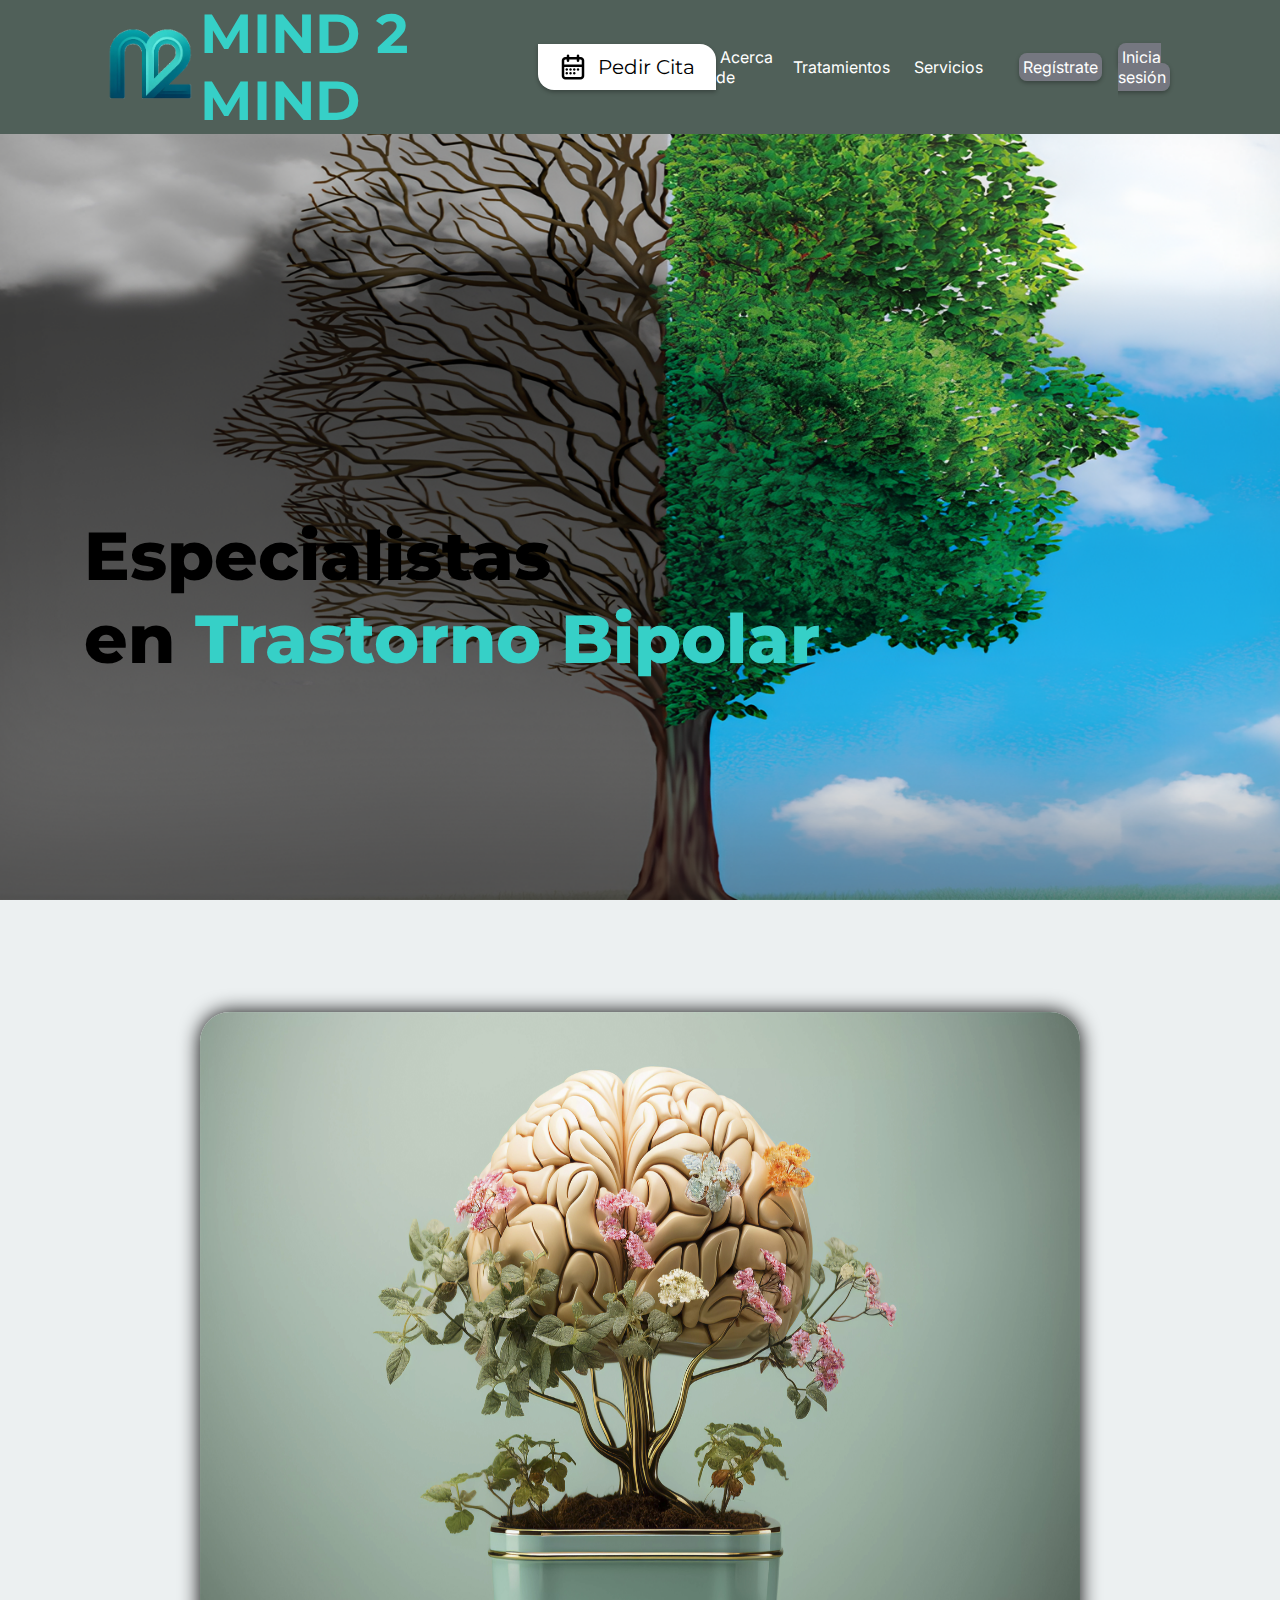
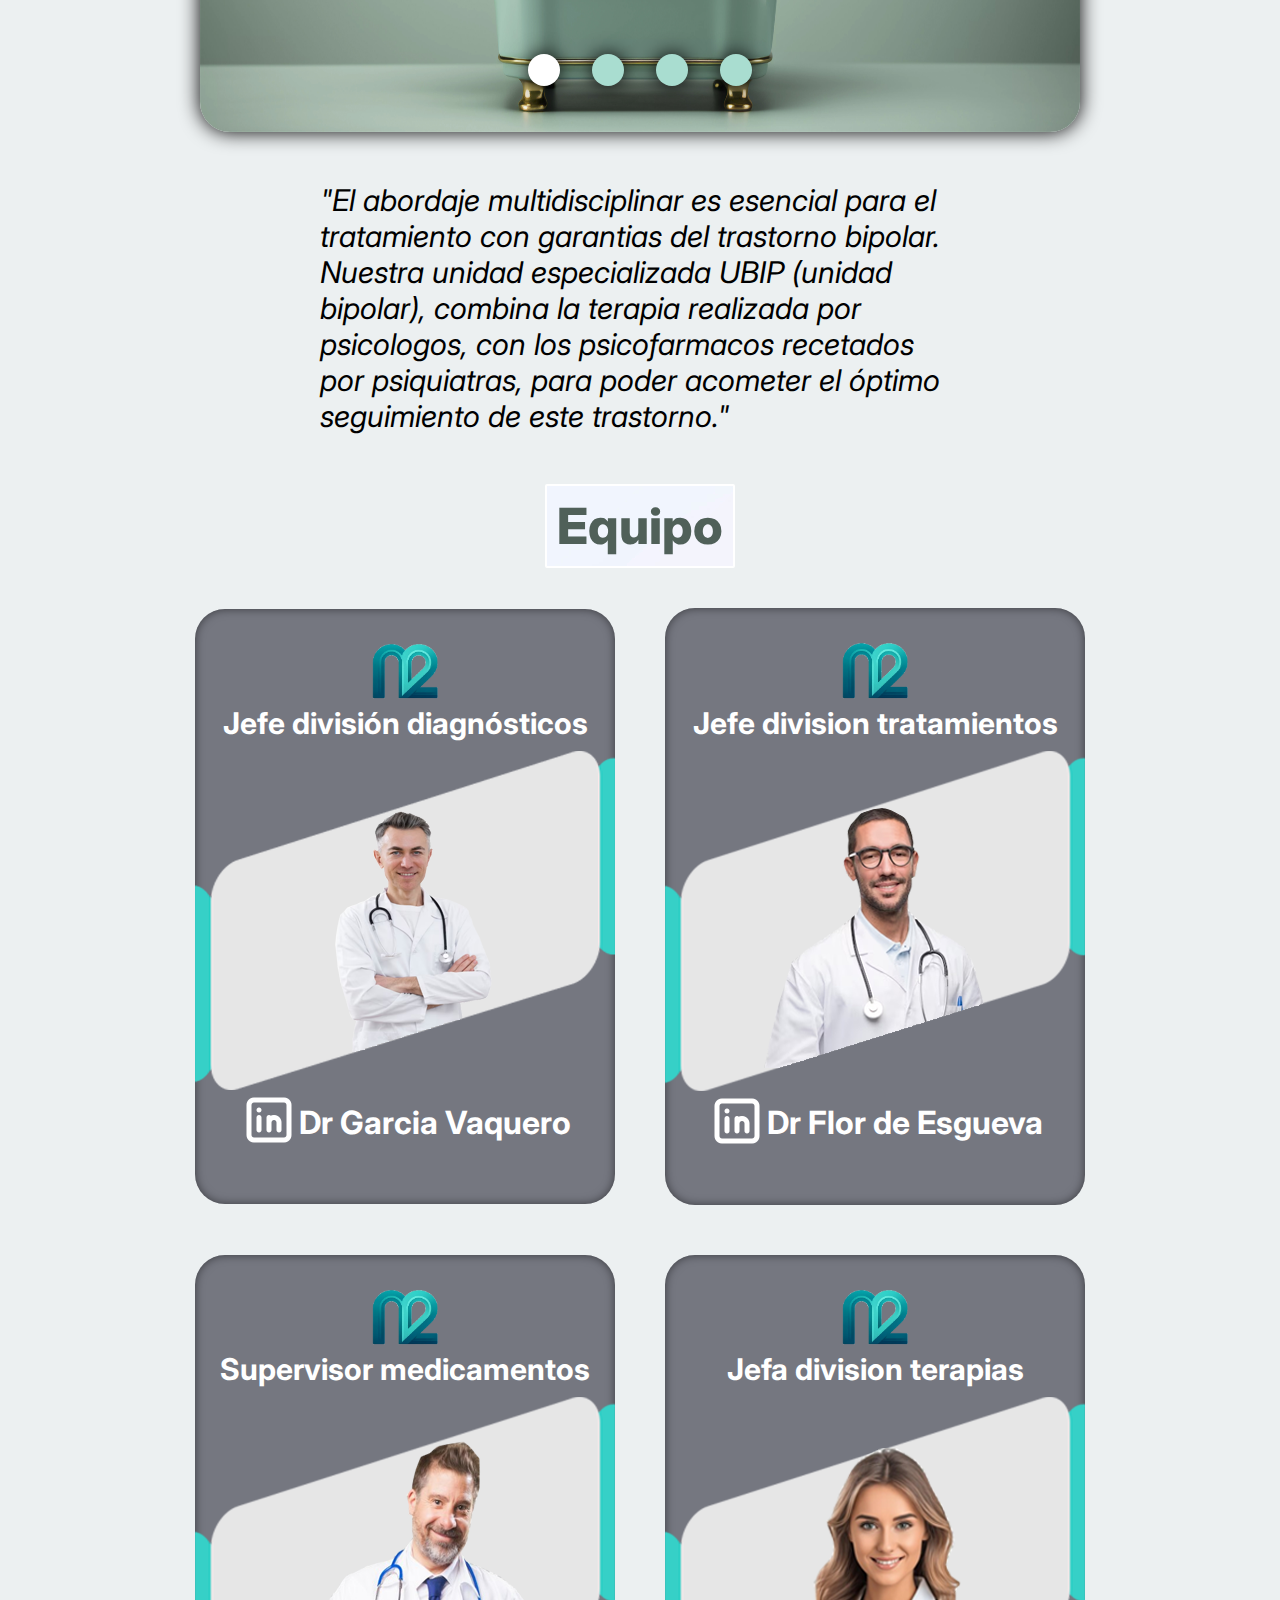
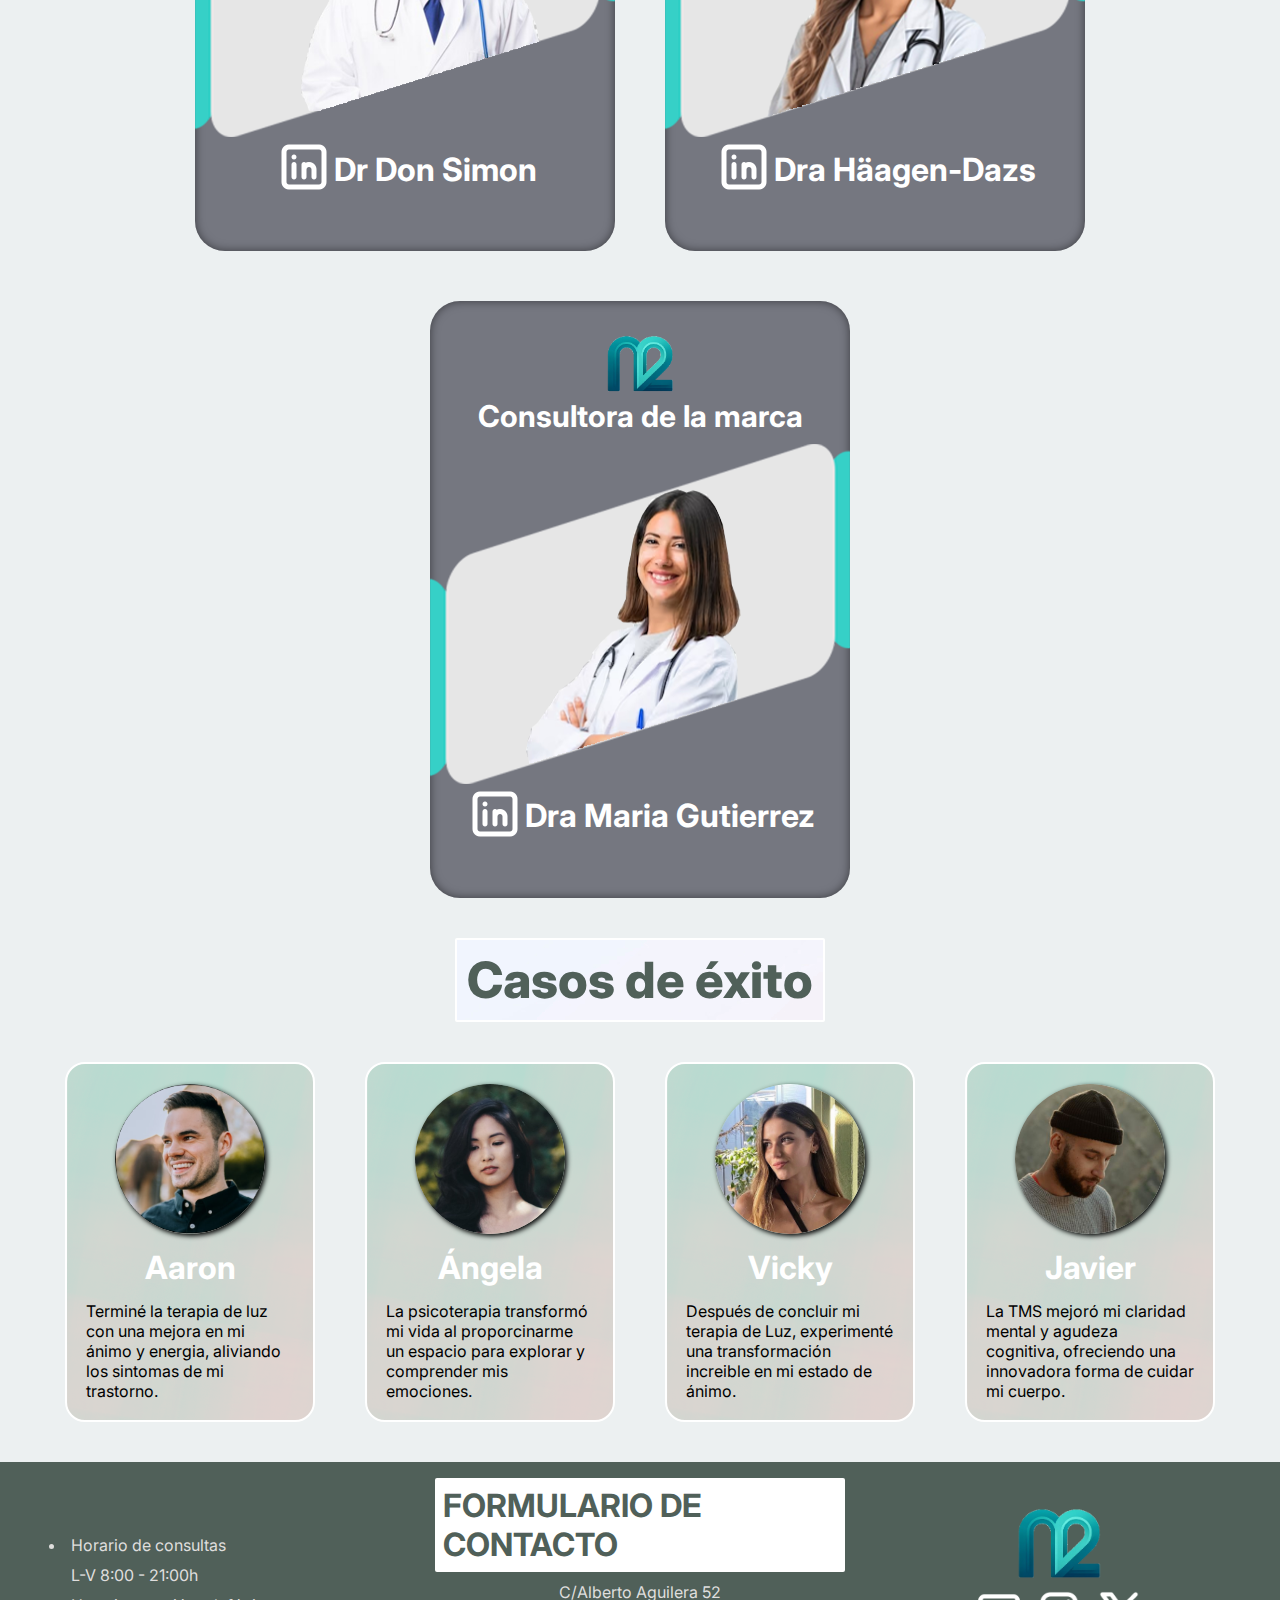
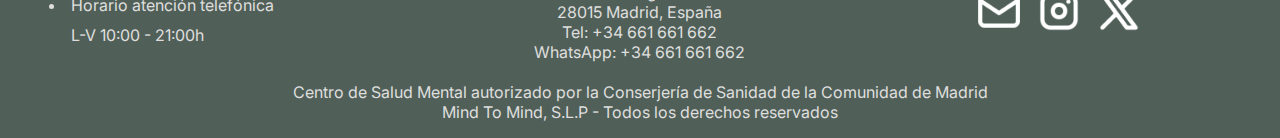
<file: index.html>
<!DOCTYPE html>
<html lang="en">

<head>
    <meta charset="UTF-8" />
    <meta http-equiv="X-UA-Compatible" content="IE=edge" />
    <meta name="viewport" content="width=device-width, initial-scale=1.0" />
    <title>Mind 2 Mind</title>
    <script src="https://code.jquery.com/jquery-3.6.4.min.js"></script>
    <script src="https://unpkg.com/aos@2.3.1/dist/aos.js"></script>
    <link rel="icon" href="img/logo.png" type="image/x-icon">
    <link href='https://unpkg.com/boxicons@2.1.4/css/boxicons.min.css' rel='stylesheet'>
    <style>
        @import url('https://fonts.googleapis.com/css2?family=Inter&display=swap');
        @import url('https://fonts.googleapis.com/css2?family=Montserrat:wght@700&display=swap');
    </style>
    <link href="https://unpkg.com/aos@2.3.1/dist/aos.css" rel="stylesheet">
    <link rel="stylesheet" href="styleHF.css" />
    <link rel="stylesheet" href="style.css">
</head>

<body>
    <header>
        <a href='index.html'><img src="img/logo.png" id="logo" alt="Logo Mind2Mind"/></a>
        <h1><a href='index.html'>MIND 2 MIND</a></h1>
        <div id="barraBusqueda">
            <img src="img/calendar-month.png" alt="Icono Calendario">
            <p><a href='pedirCita.html'>Pedir Cita</a></p>
        </div>
        <span class="abrir-menu" id="abrir"><img id="hamburguesa" src="img/menuHamburguesa.png" alt="Icono Menu Hamburgesa" /></span>
        <nav class="nav" id="nav">
            <span class="cerrar-menu" id="cerrar"><img id="hamburguesa" src="img/menuHamburguesa.png" alt="Icono Menu Hamburgesa" /></span>
            <ul class="nav-list">
                <li><a href='acercaDe.html'>Acerca de</a></li>
                <li><a href='tratamientos.html'>Tratamientos</a></li>
                <li><a href='servicios.html'>Servicios</a></li>
                <!-- Abrir ventana modal -->
                <li>
                    <a id="account" href='perfil/perfilMain.html'><img src="img/user.png" alt="Icono Usuario"></a>
                </li>
                <li><a class="openRegistro">Regístrate</a></li>
                <li><a class="openLogIn">Inicia sesión</a></li>
            </ul>
        </nav>
    </header>
    <!-- Contenedores Registro -->
    <div class="modal-Registro" id="modal-Registro">
        <div class="modalRegistro">
            <span class="closeRegistro"><img src="img/closeWindow.png"></span>
            <section>
                <span id="imgModal"><img class="imgLogo" src="img/logo.png"></span>
                <article>
                    <h1>Crea tu cuenta</h1>
                    <section id="registroRedes">
                        <img src="img/RedesLogIn/brand-google.png">
                        <img src="img/RedesLogIn/brand-meta.png">
                        <img src="img/RedesLogIn/brand-x.png">
                        <img src="img/RedesLogIn/brand-apple.png">
                    </section>
                    <hr>
                    <span id="centrarForm">
              <form action="#" method="post" id="formRegistro">
                <div id="displayErroresRegistro" class="error-message"></div>
                <input type="text" id="nombreRegistro" name="nombre" placeholder="Nombre" required>
            
                <input type="text" id="apellidosRegistro" name="apellidos" placeholder="Apellidos" required>
            
                <input type="email" id="emailRegistro" name="email" placeholder="Correo electrónico" required>
                <div class="mostrarContraseña">
                    <input type="password" id="passwordRegistro" name="password" placeholder="Contraseña" required>
                    <i class="bx bx-hide"></i>
                </div>
            
                <span id="checkBox">
                    <input type="checkbox" id="aceptoTerminosRegistro" name="aceptoTerminos" required>
                    <p for="aceptoTerminos">Acepto los &nbsp<a href='politicaPrivacidad.html'>términos y condiciones</a></p>
                </span>
                    <input type="submit" value="Crear cuenta">
                    </form>
                    </span>
                    <p>¿Ya tienes una cuenta?&nbsp&nbsp<a id="link-A-LogIn">Inicia sesion</a></p>
                </article>
            </section>
        </div>
    </div>
    <!-- Contenedores Login -->
    <div class="modal-LogIn" id="modal-LogIn">
        <div class="modalLogIn" >
            <span class="closeLogIn"><img src="img/closeWindow.png" id="cerrarL"></span>
            <section>
                <span id="imgModal"><img src="img/logo.png"></span>
                <article>
                    <h1>Inicia sesión</h1>
                    <section id="registroRedes">
                        <img src="img/RedesLogIn/brand-google.png">
                        <img src="img/RedesLogIn/brand-meta.png">
                        <img src="img/RedesLogIn/brand-x.png">
                        <img src="img/RedesLogIn/brand-apple.png">
                    </section>
                    <hr>
                    <div id="displayErroresLogin" class="error-message"></div>
                    <span id="centrarForm2">
              <form action="#" method="post" id="formLogIn">
              
                <input type="email" id="emailLogin" name="email" placeholder="Correo electrónico" required>
        
                <div class="mostrarContraseña">
                  <input type="password" id="passwordLogin" name="password" placeholder="Contraseña" required>
                  <i class="bx bx-hide" id="bx1"></i>
              </div>
                
                <input type="submit" value="Entrar en mi cuenta">
              </form>
            </span>
                    <p>¿No tienes una cuenta?&nbsp&nbsp<a id="link-A-Registro">Crea tu cuenta</a></p>
                </article>
            </section>
        </div>
    </div>
    <main>
        <!-- Hero -->
        <section id="hero">
            <h1 id="mainTittle" data-aos="fade-right" data-aos-duration="1000">
                Especialistas <br>en <span class="contrasteTittle">Trastorno Bipolar</span>
            </h1>
            <div id="creaCuenta" data-aos="fade-right" data-aos-duration="1000" data-aos-offset="300">
                Crea tu cuenta
            </div>
        </section>
        </div>
        </section>
        <!--CARROUSEL -->
        <section class="carrousel">
            <article class="contenedorIMG">
                <div class="imagenMain2">
                    <img src="img/imgMain/imgMain2.png" alt="Imagen de un tiosto del cual sale un arbol con forma de cerebro">
                    <h1 data-aos="fade-up" data-aos-duration="1000">Entendemos tu cerebro</h1>
                </div>
                <div class="imagenMain3">
                    <img src="img/imgMain/imgMain31.png" class="imagenMainIzquierda" alt="Imagen de lado izquierdo de una cara">
                    <img src="img/imgMain/imgMain32.png" class="imagenMainDerecha" alt="Imagen de lado derecho de una cara">
                    <h1 id="text1Img3">Tristeza</h1>
                    <h1 id="text2Img3">Euforia</h1>
                </div>
                <div class="imagenMain4">
                    <img src="img/imgMain/imgMain5.png" alt="Iamgen de unasmanos haciendo un circulo">
                    <h1>Psicología <br>+<br>Psiquiatría</h1>
                </div>
                <div class="imagenMain4">
                    <img src="img/imgMain/imgMain4.png" alt="Dibujo de un cerebro">
                    <h1 id="text1Img5">Enfoque holístico</h1>
                    <h1 id="text2Img5">Abordaje multidisciplinar</h1>
                </div>
            </article>
        </section>
        <ul class="puntos">
            <li class="punto activo"></li>
            <li class="punto"></li>
            <li class="punto"></li>
            <li class="punto"></li>
        </ul>
        <section id="descripcion">
            <p>
                "El abordaje multidisciplinar es esencial para el tratamiento con garantias del trastorno bipolar. Nuestra unidad especializada UBIP (unidad bipolar), combina la terapia realizada por psicologos, con los psicofarmacos recetados por psiquiatras, para poder
                acometer el óptimo seguimiento de este trastorno."
            </p>
        </section>
        <!-- Seccion Equipo -->
        <span class="centrarTitulo">
        <h1 class="titulo">Equipo</h1>
      </span>
        <section id="seccionEquipo">
            <div class="contenedorMedico">
                <img src="img/logo.png" class="logoTarjetaMedico" alt="Logo Mind2Mind">
                <h2>Jefe división diagnósticos</h2>
                <img src="img/Equipo/medico1.png" class="imgMedico" alt="Imagen del Jefe división diagnósticos llamado Dr Garcia Vaquero">
                <div>
                    <a href="https://www.linkedin.com/in/javier-chicano-miguel-28b580297/" target="_blank">
                        <img src="img/brand-linkedin.png" class="logoTarjetaMedico" alt="LinkedIn">
                    </a>
                    <h1>Dr Garcia Vaquero</h1>
                </div>
            </div>
            <div class="contenedorMedico">
                <img src="img/logo.png" class="logoTarjetaMedico" alt="Logo Mind2Mind">
                <h2>Jefe division tratamientos</h2>
                <img src="img/Equipo/medico3.png" class="imgMedico" alt="Imagen del Jefe division tratamientos llamado Dr Flor de Esgueva">
                <div>
                    <a href="https://www.linkedin.com/in/javier-chicano-miguel-28b580297/" target="_blank">
                        <img src="img/brand-linkedin.png" class="logoTarjetaMedico" alt="LinkedIn">
                    </a>
                    <h1>Dr Flor de Esgueva</h1>
                </div>
            </div>
            <div class="contenedorMedico">
                <img src="img/logo.png" class="logoTarjetaMedico" alt="Logo Mind2Mind">
                <h2>Supervisor medicamentos</h2>
                <img src="img/Equipo/medico5.png" class="imgMedico" alt="Imagen del Supervisor medicamentos el 
                Dr Don Simon">
                <div>
                    <a href="https://www.linkedin.com/in/javier-chicano-miguel-28b580297/" target="_blank">
                        <img src="img/brand-linkedin.png" class="logoTarjetaMedico" alt="LinkedIn">
                    </a>
                    <h1>Dr Don Simon</h1>
                </div>
            </div>
            <div class="contenedorMedico">
                <img src="img/logo.png" class="logoTarjetaMedico" alt="Logo Mind2Mind">
                <h2>Jefa division terapias</h2>
                <img src="img/Equipo/medico2.png" class="imgMedico" alt="Imagen de la Jefa division terapias llamda Dra Häagen-Dazs">
                <div>
                    <a href="https://www.linkedin.com/in/javier-chicano-miguel-28b580297/" target="_blank">
                        <img src="img/brand-linkedin.png" class="logoTarjetaMedico" alt="LinkedIn">
                    </a>
                    <h1>Dra Häagen-Dazs</h1>
                </div>
            </div>
            <div class="contenedorMedico">
                <img src="img/logo.png" class="logoTarjetaMedico" alt="Logo Mind2Mind">
                <h2>Consultora de la marca</h2>
                <img src="img/Equipo/medico4.png" class="imgMedico" alt="Iamgen de la Consultora de la marca la Dra Maria Gutierrez">
                <div>
                    <a href="https://www.linkedin.com/in/javier-chicano-miguel-28b580297/" target="_blank">
                        <img src="img/brand-linkedin.png" class="logoTarjetaMedico" alt="LinkedIn">
                    </a>
                    <h1>Dra Maria Gutierrez</h1>
                </div>
            </div>
        </section>
        <!-- Seccion Casos de exito -->
        <span class="centrarTitulo">
        <h1 class="titulo">Casos de éxito</h1>
      </span>
        <section id="seccionCasosExito">
            <div>
                <img src="img/Casos_Exito/images 1.png" alt="Imagen de Aaron" />
                <h1>Aaron</h1>
                <article> Terminé la terapia de luz con una mejora en mi ánimo y energia, aliviando los sintomas de mi trastorno.</article>
            </div>
            <div>
                <img src="img/Casos_Exito/persona2 2.png" alt="Imagen de Ángela" />
                <h1>Ángela</h1>
                <article> La psicoterapia transformó mi vida al proporcinarme un espacio para explorar y comprender mis emociones.</article>
            </div>
            <div>
                <img src="img/Casos_Exito/persona 3.png" alt="Imagen de Vicky" />
                <h1>Vicky</h1>
                <article> Después de concluir mi terapia de Luz, experimenté una transformación increible en mi estado de ánimo. </article>
            </div>
            <div>
                <img src="img/Casos_Exito/persona4.png" alt="Imagen de Javier" />
                <h1>Javier</h1>
                <article> La TMS mejoró mi claridad mental y agudeza cognitiva, ofreciendo una innovadora forma de cuidar mi cuerpo.</article>
            </div>
        </section>

    </main>

    <footer>
        <!-- Seccion about -->
        <section>
            <ul>
                <li>Horario de consultas</li>
                <li class="fLista">L-V 8:00 - 21:00h</li>
                <li>Horario atención telefónica</li>
                <li class="fLista">L-V 10:00 - 21:00h</li>
            </ul>

        </section>

        <!-- Seccion Recursos -->
        <section id="seccionContactoFooter">
            <h1><a href='formContacto.html'>FORMULARIO DE CONTACTO</a></h1>
            <p>C/Alberto Aguilera 52</p>
            <p>28015 Madrid, España</p>
            <p>Tel: +34 661 661 662</p>
            <p>WhatsApp: +34 661 661 662</p>
        </section>

        <!-- Seccion Social Media -->
        <section id="seccionSocialMedia">
            <a href='index.html'><img src="img/logo.png" id="logo" alt="Logo Mind2Mind"/></a>
            <article id="socialMedia">
                <img src="img/mail.png" alt="Icono de Gmail">
                <img src="img/instagram.png" alt="Icono de Instagram">
                <img src="img/x.png" alt="Icono de X">
            </article>
        </section>
        <article>
            Centro de Salud Mental autorizado por la Conserjería de Sanidad de la Comunidad de Madrid
            <br> Mind To Mind, S.L.P - Todos los derechos reservados
        </article>
    </footer>
    <script>
        AOS.init();
    </script>
    <script src="header.js"></script>
    <script src="gestionInformacion.js"></script>
</body>

</html>
</file>
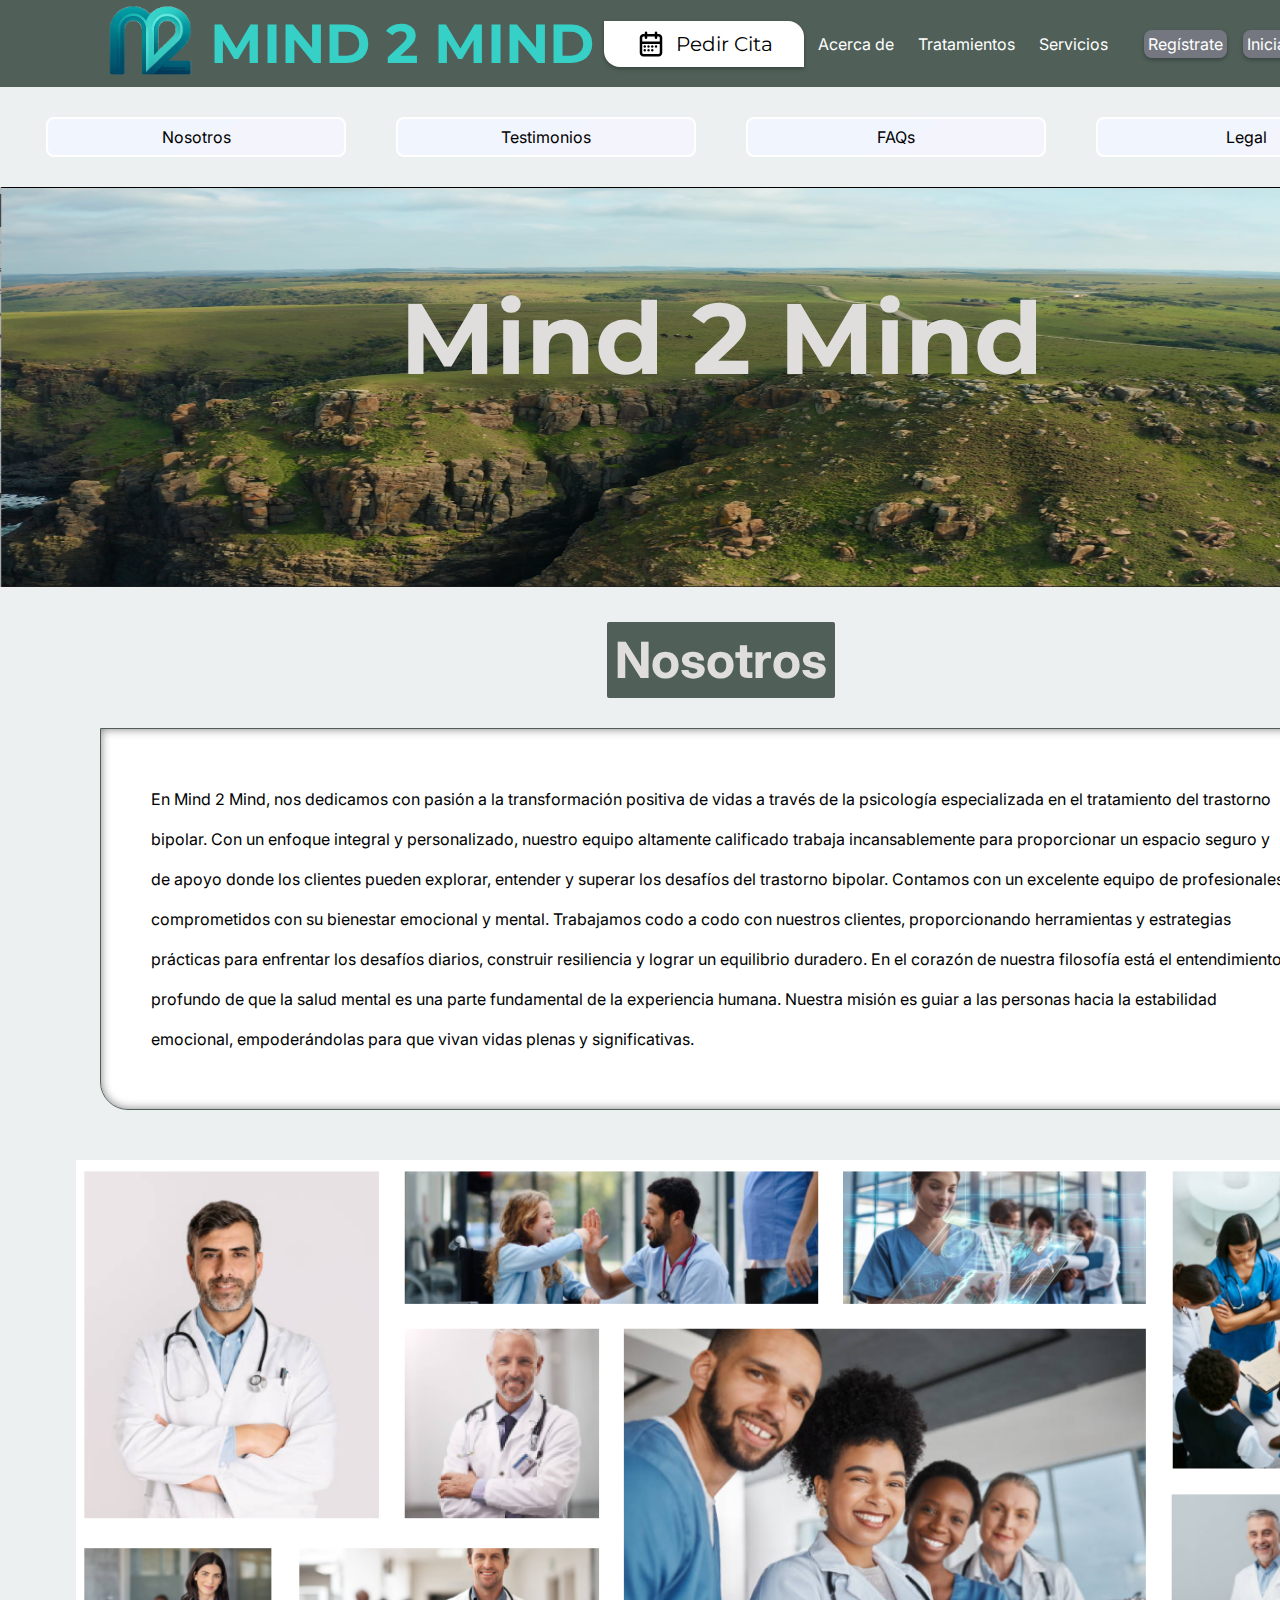
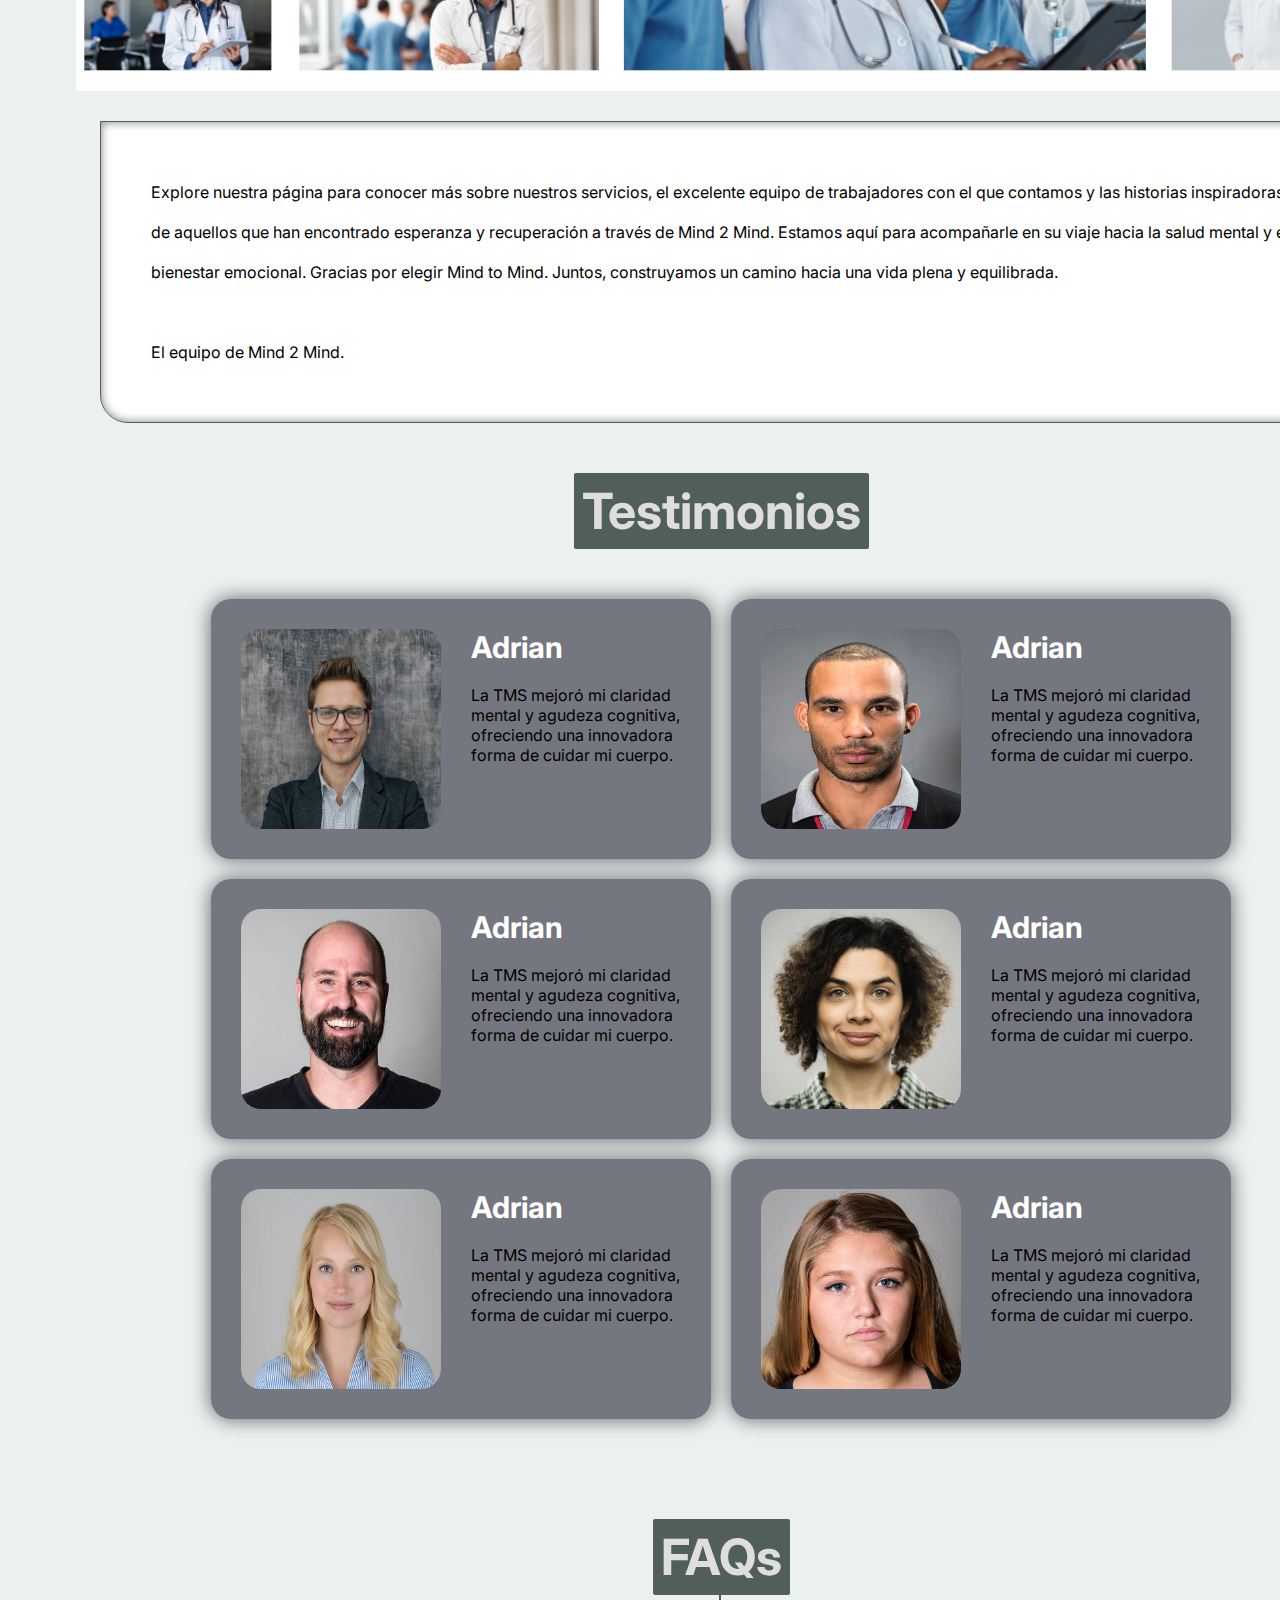
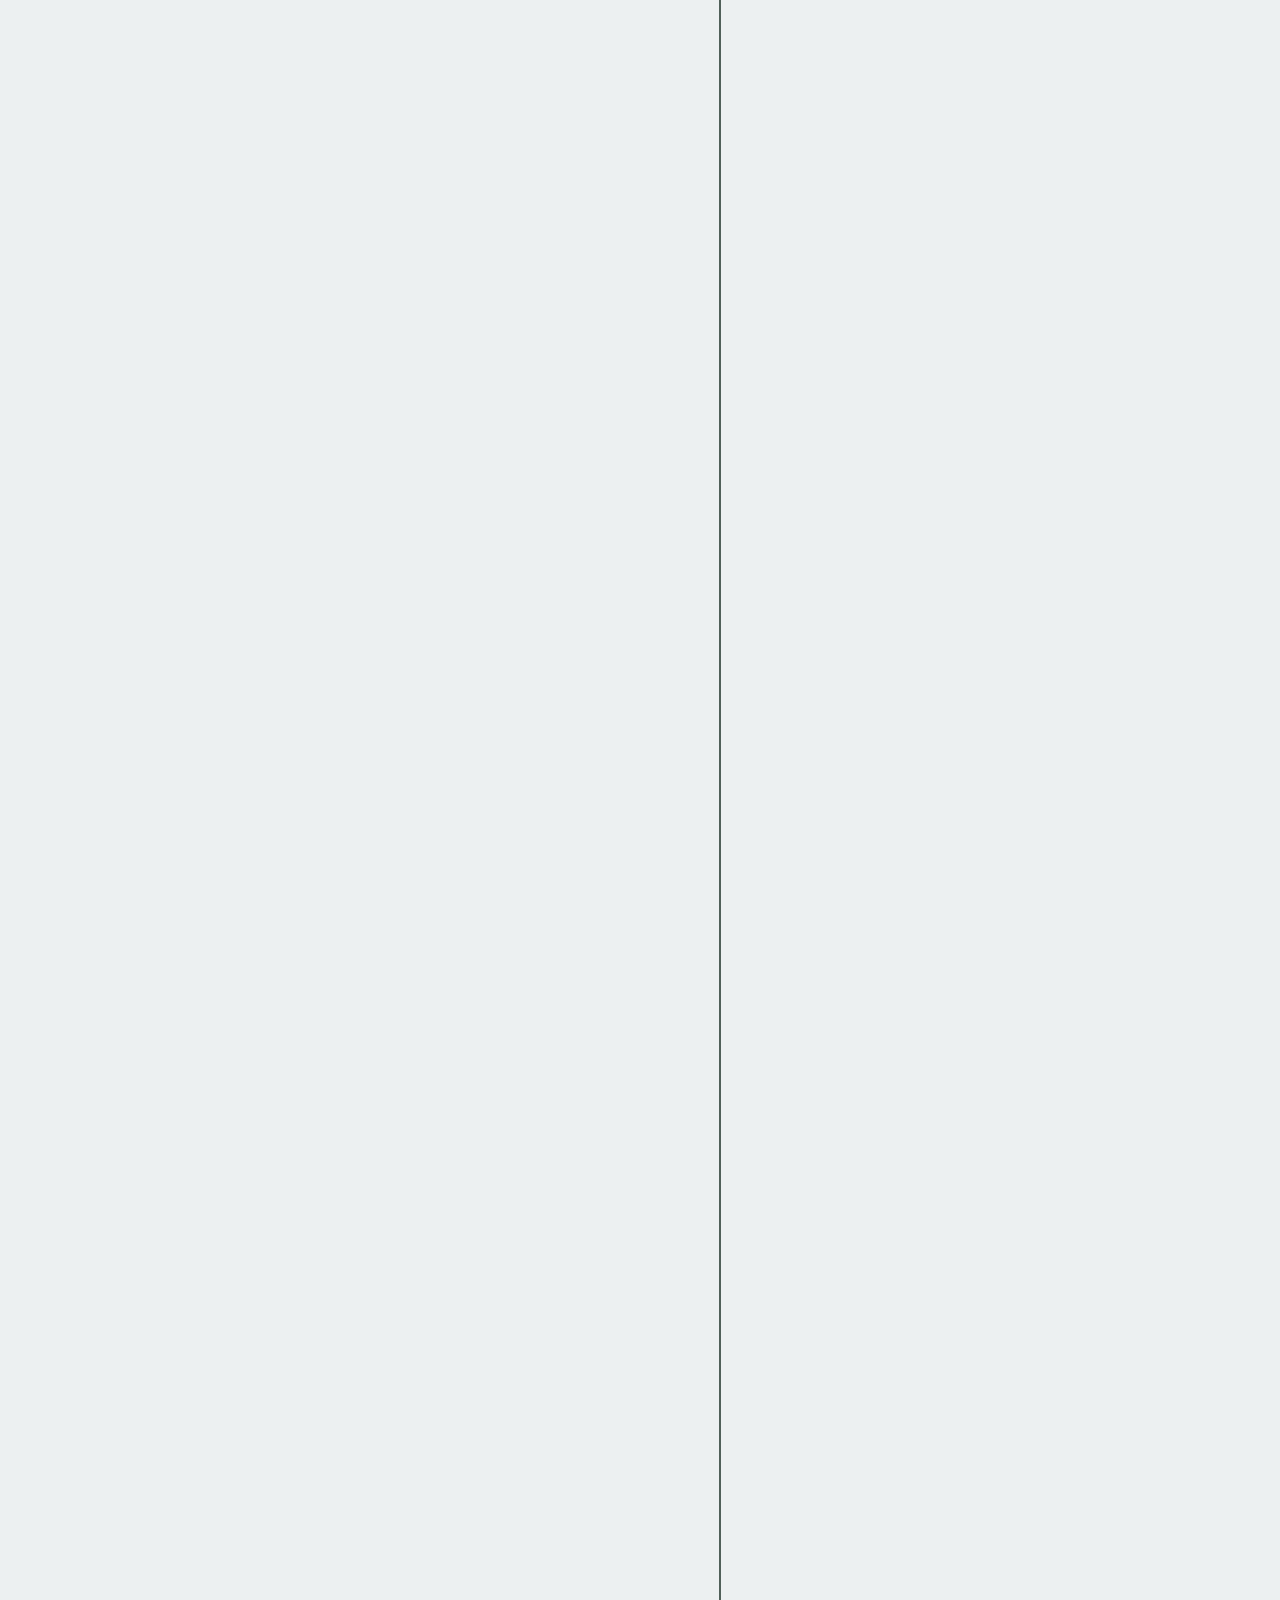
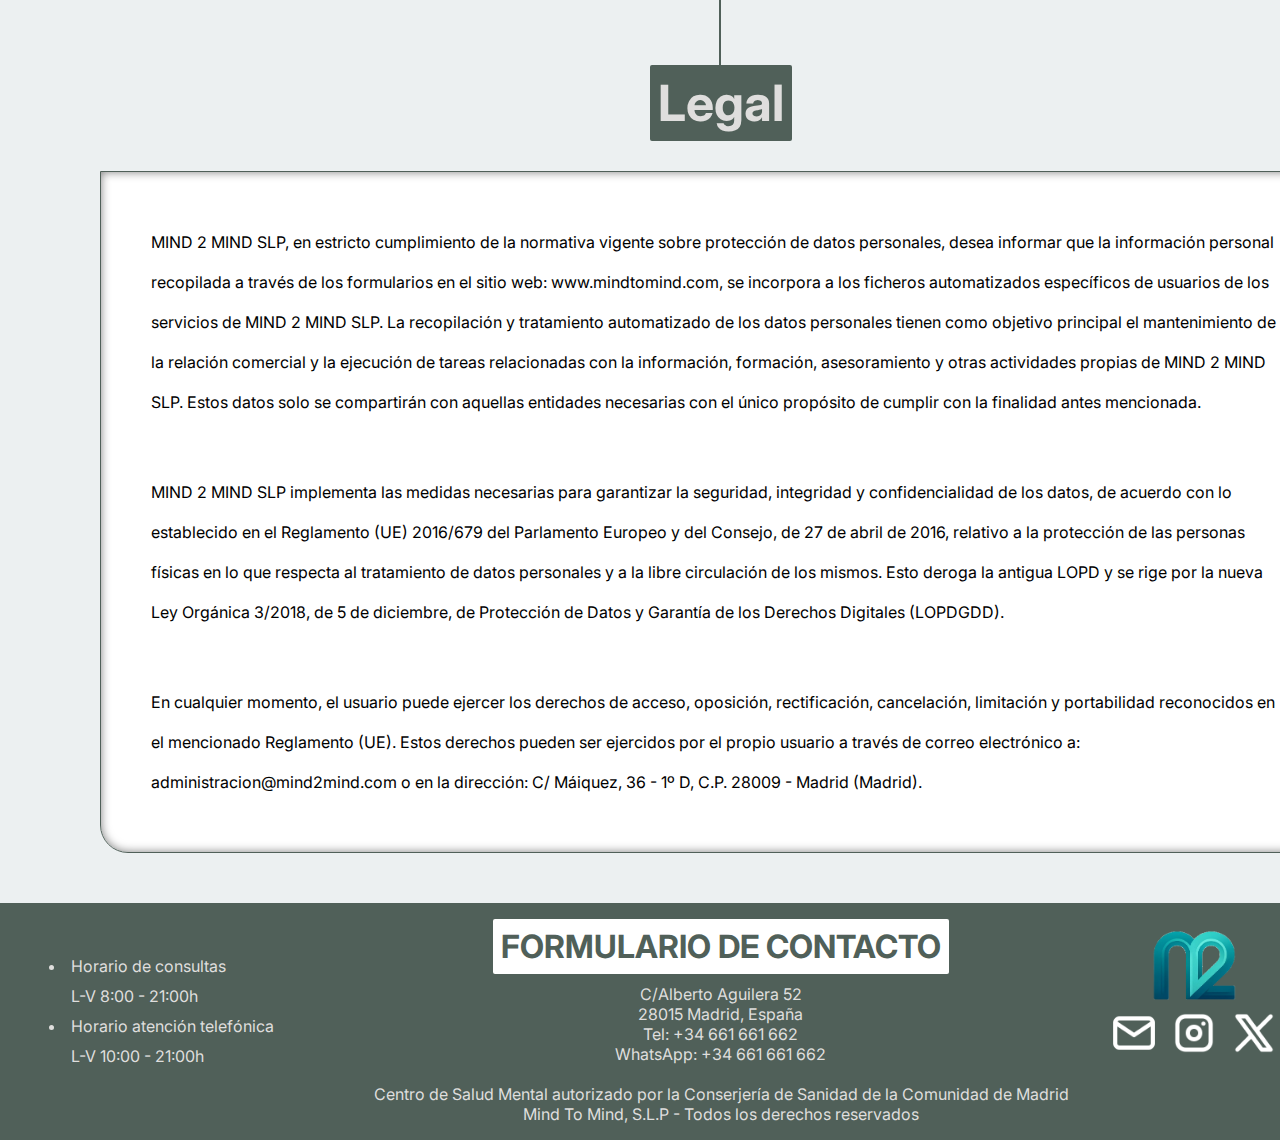
<file: acercaDe.html>
<!DOCTYPE html>
<html lang="en">

<head>
    <meta charset="UTF-8" />
    <meta http-equiv="X-UA-Compatible" content="IE=edge" />
    <meta name="viewport" content="width=device-width, initial-scale=1.0" />
    <title>Mind 2 Mind</title>
    <link rel="stylesheet" href="styleHF.css" />
    <script src="https://code.jquery.com/jquery-3.6.4.min.js"></script>
    <script src="https://unpkg.com/aos@2.3.1/dist/aos.js"></script>
    <link href='https://unpkg.com/boxicons@2.1.4/css/boxicons.min.css' rel='stylesheet'>
    <link rel="icon" href="img/logo.png" type="image/x-icon" />
    <style>
        @import url("https://fonts.googleapis.com/css2?family=Inter&display=swap");
        @import url("https://fonts.googleapis.com/css2?family=Montserrat:wght@700&display=swap");
    </style>
    <link href="https://unpkg.com/aos@2.3.1/dist/aos.css" rel="stylesheet" />
    <link rel="stylesheet" href="style.css" />
</head>

<body>
    <header>
        <a href='index.html'><img src="img/logo.png" id="logo" alt="Logo Mind2Mind" /></a>
        <h1><a href='index.html'>MIND 2 MIND</a></h1>
        <div id="barraBusqueda">
            <img src="img/calendar-month.png" alt="Icono Calendario">
            <p><a href='pedirCita.html'>Pedir Cita</a></p>
        </div>
        <span class="abrir-menu" id="abrir"><img id="hamburguesa" src="img/menuHamburguesa.png" alt="Icono Menu Hamburguesa" /></span>
        <nav class="nav" id="nav">
            <span class="cerrar-menu" id="cerrar"><img id="hamburguesa" src="img/menuHamburguesa.png" alt="Icono Menu Hamburguesa" /></span>
            <ul class="nav-list">
                <li><a href='acercaDe.html'>Acerca de</a></li>
                <li><a href='tratamientos.html'>Tratamientos</a></li>
                <li><a href='servicios.html'>Servicios</a></li>
                <!-- Abrir ventana modal -->
                <li>
                    <a id="account" href='perfil/perfilMain.html'><img src="img/user.png" alt="Icono Usuario"></a>
                </li>
                <li><a class="openRegistro">Regístrate</a></li>
                <li><a class="openLogIn">Inicia sesión</a></li>
            </ul>
        </nav>
    </header>
    <!-- Contenedores Registro -->
    <div class="modal-Registro" id="modal-Registro">
        <div class="modalRegistro">
            <span class="closeRegistro"><img src="img/closeWindow.png"></span>
            <section>
                <span id="imgModal"><img class="imgLogo" src="img/logo.png"></span>
                <article>
                    <h1>Crea tu cuenta</h1>
                    <section id="registroRedes">
                        <img src="img/RedesLogIn/brand-google.png">
                        <img src="img/RedesLogIn/brand-meta.png">
                        <img src="img/RedesLogIn/brand-x.png">
                        <img src="img/RedesLogIn/brand-apple.png">
                    </section>
                    <hr>
                    <span id="centrarForm">
              <form action="#" method="post" id="formRegistro">
                <div id="displayErroresRegistro" class="error-message"></div>
                <input type="text" id="nombreRegistro" name="nombre" placeholder="Nombre" required>
            
                <input type="text" id="apellidosRegistro" name="apellidos" placeholder="Apellidos" required>
            
                <input type="email" id="emailRegistro" name="email" placeholder="Correo electrónico" required>
                <div class="mostrarContraseña">
                    <input type="password" id="passwordRegistro" name="password" placeholder="Contraseña" required>
                    <i class="bx bx-hide"></i>
                </div>
            
                <span id="checkBox">
                    <input type="checkbox" id="aceptoTerminosRegistro" name="aceptoTerminos" required>
                    <p for="aceptoTerminos">Acepto los &nbsp<a href='politicaPrivacidad.html'>términos y condiciones</a></p>
                </span>
                    <input type="submit" value="Crear cuenta">
                    </form>
                    </span>
                    <p>¿Ya tienes una cuenta?&nbsp&nbsp<a id="link-A-LogIn">Inicia sesion</a></p>
                </article>
            </section>
        </div>
    </div>
    <!-- Contenedores Login -->
    <div class="modal-LogIn" id="modal-LogIn">
        <div class="modalLogIn">
            <span class="closeLogIn"><img src="img/closeWindow.png" id="cerrarL"></span>

            <section>
                <span id="imgModal"><img src="img/logo.png"></span>
                <article>
                    <h1>Inicia sesión</h1>
                    <section id="registroRedes">
                        <img src="img/RedesLogIn/brand-google.png">
                        <img src="img/RedesLogIn/brand-meta.png">
                        <img src="img/RedesLogIn/brand-x.png">
                        <img src="img/RedesLogIn/brand-apple.png">
                    </section>
                    <hr>
                    <div id="displayErroresLogin" class="error-message"></div>
                    <span id="centrarForm2">
              <form action="#" method="post" id="formLogIn">
              
                <input type="email" id="emailLogin" name="email" placeholder="Correo electrónico" required>
        
                <div class="mostrarContraseña">
                  <input type="password" id="passwordLogin" name="password" placeholder="Contraseña" required>
                  <i class="bx bx-hide" id="bx1"></i>
              </div>
                
                <input type="submit" value="Entrar en mi cuenta">
              </form>
            </span>
                    <p>¿No tienes una cuenta?&nbsp&nbsp<a id="link-A-Registro">Crea tu cuenta</a></p>
                </article>
            </section>
        </div>
    </div>
    <main>
        <section id="headerAcercaDe">
            <div class="linksTratamientos">
                <a href="#seccionNosotros">Nosotros</a>
            </div>
            <div class="linksTratamientos"><a href="#titTestimonios">Testimonios</a></div>
            <div class="linksTratamientos" id="noDisponibleMovil"><a href="#titFAQs">FAQs</a></div>
            <div class="linksTratamientos"><a href="#legal">Legal</a></div>
        </section>
        <aside id="imgPortadaAcercaDe">
            <img src="img/Video/Captura de pantalla 2024-01-12 092630.png" alt="video paisaje" />
            <h1 data-aos="fade-up" data-aos-easing="linear" data-aos-duration="1500">
                Mind 2 Mind
            </h1>
        </aside>
        <section id="seccionNosotros">
            <h1>Nosotros</h1>
            <article>
                En Mind 2 Mind, nos dedicamos con pasión a la transformación positiva de vidas a través de la psicología especializada en el tratamiento del trastorno bipolar. Con un enfoque integral y personalizado, nuestro equipo altamente calificado trabaja incansablemente
                para proporcionar un espacio seguro y de apoyo donde los clientes pueden explorar, entender y superar los desafíos del trastorno bipolar. <span class="textoNoMovil">Contamos con un
          excelente equipo de profesionales comprometidos con su bienestar
          emocional y mental. Trabajamos codo a codo con nuestros clientes,
          proporcionando herramientas y estrategias prácticas para enfrentar los
          desafíos diarios, construir resiliencia y lograr un equilibrio
          duradero. En el corazón de nuestra filosofía está el entendimiento
          profundo de que la salud mental es una parte fundamental de la
          experiencia humana.</span> Nuestra misión es guiar a las personas hacia la estabilidad emocional, empoderándolas para que vivan vidas plenas y significativas.
            </article>
            <img src="img/Nosotros/CentrosFisicos.png" alt="Conjunto de fotos de nuestros especialistas" />
            <article>
                <span class="textoNoMovil">
          Explore nuestra página para conocer más sobre nuestros servicios, el
          excelente equipo de trabajadores con el que contamos y las historias
          inspiradoras de aquellos que han encontrado esperanza y recuperación a
          través de Mind 2 Mind. </span> Estamos aquí para acompañarle en su viaje hacia la salud mental y el bienestar emocional. Gracias por elegir Mind to Mind. Juntos, construyamos un camino hacia una vida plena y equilibrada.
                <br /><br /> El equipo de Mind 2 Mind.
            </article>
        </section>
        <span id="titTestimonios"><h1>Testimonios</h1></span>
        <section id="testimoniosAcercaDe">
            <div>
                <img src="img/Testimonios/persona1.jpg" alt="Imagen de un Antiguo Paciente" />
                <span class="textoTarjetaTestimonios">
            <h1>Adrian</h1>
            <aside>
              La TMS mejoró mi claridad mental y agudeza cognitiva, ofreciendo
              una innovadora forma de cuidar mi cuerpo.
            </aside>
          </span>
            </div>
            <div>
                <img src="img/Testimonios/persona2.jpg" alt="Imagen de un Antiguo Paciente" />
                <span class="textoTarjetaTestimonios">
            <h1>Adrian</h1>
            <aside>
              La TMS mejoró mi claridad mental y agudeza cognitiva, ofreciendo
              una innovadora forma de cuidar mi cuerpo.
            </aside>
          </span>
            </div>
            <div>
                <img src="img/Testimonios/persona3.jpg" alt="Imagen de un Antiguo Paciente" />
                <span class="textoTarjetaTestimonios">
            <h1>Adrian</h1>
            <aside>
              La TMS mejoró mi claridad mental y agudeza cognitiva, ofreciendo
              una innovadora forma de cuidar mi cuerpo.
            </aside>
          </span>
            </div>
            <div>
                <img src="img/Testimonios/persona4.jpg" alt="Imagen de un Antiguo Paciente" />
                <span class="textoTarjetaTestimonios">
            <h1>Adrian</h1>
            <aside>
              La TMS mejoró mi claridad mental y agudeza cognitiva, ofreciendo
              una innovadora forma de cuidar mi cuerpo.
            </aside>
          </span>
            </div>
            <div>
                <img src="img/Testimonios/persona5.jpg" alt="Imagen de un Antiguo Paciente" />
                <span class="textoTarjetaTestimonios">
            <h1>Adrian</h1>
            <aside>
              La TMS mejoró mi claridad mental y agudeza cognitiva, ofreciendo
              una innovadora forma de cuidar mi cuerpo.
            </aside>
          </span>
            </div>
            <div>
                <img src="img/Testimonios/persona6.jpg" alt="Imagen de un Antiguo Paciente" />
                <span class="textoTarjetaTestimonios">
            <h1>Adrian</h1>
            <aside>
              La TMS mejoró mi claridad mental y agudeza cognitiva, ofreciendo
              una innovadora forma de cuidar mi cuerpo.
            </aside>
          </span>
            </div>
        </section>
        <span id="titFAQs"><h1>FAQs</h1></span>
        <section id="preguntasAcercaDe">
            <div id="colIzquierda">
                <article class="articulosIz" data-aos="fade-down-right" data-aos-offset="300" data-aos-duration="1500">
                    <h2>¿Cuáles son los síntomas típicos de trastorno bipolar?</h2>
                    <p>
                        Los síntomas del trastorno bipolar pueden incluir cambios extremos en el estado de ánimo, episodios maníacos o hipomaníacos y episodios depresivos
                    </p>
                </article>
                <article class="articulosIz" data-aos="fade-down-right" data-aos-offset="350" data-aos-duration="2500">
                    <h2>¿Existen diferentes tipos de trastorno bipolar?</h2>
                    <p>
                        Sí, el trastorno bipolar se clasifica en varios tipos, incluyendo el trastorno bipolar tipo I, tipo II y ciclotimia, cada uno con características específicas.
                    </p>
                </article>
                <article class="articulosIz" data-aos="fade-down-right" data-aos-offset="350" data-aos-duration="2500">
                    <h2>¿Cuál es la diferencia entre la manía y la hipomanía?</h2>
                    <p>
                        La manía y la hipomanía son estados de ánimo elevados, pero la manía es más intensa y puede afectar significativamente la vida diaria, mientras que la hipomanía es menos severa.
                    </p>
                </article>
                <article class="articulosIz" data-aos="fade-down-right" data-aos-offset="350" data-aos-duration="2500">
                    <h2>¿Cómo se trata el trastorno bipolar?</h2>
                    <p>
                        El tratamiento puede incluir medicamentos estabilizadores del estado de ánimo, terapia cognitivo-conductual y apoyo psicosocial.
                    </p>
                </article>
                <article class="articulosIz" data-aos="fade-down-right" data-aos-offset="350" data-aos-duration="2500">
                    <h2>¿El trastorno bipolar es hereditario?</h2>
                    <p>
                        Existe una predisposición genética al trastorno bipolar, pero también pueden influir factores ambientales y situacionales.
                    </p>
                </article>
            </div>
            <div id="colDerecha">
                <article class="articulosDe" data-aos="fade-down-left" data-aos-offset="300" data-aos-duration="1500">
                    <h2>¿Cómo se diagnostica el trastorno bipolar?</h2>
                    <p>
                        El diagnóstico del trastorno bipolar se realiza mediante la evaluación clínica de los síntomas, la historia médica y, en algunos casos, pruebas adicionales.
                    </p>
                </article>
                <article class="articulosDe" data-aos="fade-down-left" data-aos-offset="350" data-aos-duration="2500">
                    <h2>
                        ¿Cómo afecta el trastorno bipolar a las relaciones interpersonales?
                    </h2>
                    <p>
                        El trastorno bipolar puede afectar las relaciones debido a cambios abruptos en el estado de ánimo y comportamiento durante los episodios maníacos o depresivos.
                    </p>
                </article>
                <article class="articulosDe" data-aos="fade-down-left" data-aos-offset="400" data-aos-duration="2500">
                    <h2>¿Es posible llevar una vida normal con trastorno bipolar?</h2>
                    <p>
                        Sí, con un tratamiento adecuado y apoyo, muchas personas con trastorno bipolar pueden llevar vidas productivas y satisfactorias.
                    </p>
                </article>
                <article class="articulosDe" data-aos="fade-down-left" data-aos-offset="400" data-aos-duration="2500">
                    <h2>
                        ¿El estrés puede desencadenar episodios en personas con trastorno bipolar?
                    </h2>
                    <p>
                        Sí, el estrés puede ser un desencadenante de episodios maníacos o depresivos en personas con trastorno bipolar.
                    </p>
                </article>
                <article class="articulosDe" data-aos="fade-down-left" data-aos-offset="400" data-aos-duration="2500">
                    <h2>
                        ¿Cómo puedo apoyar a un ser querido que tiene trastorno bipolar?
                    </h2>
                    <p>
                        Proporcionar apoyo emocional, educarse sobre la condición, y alentar la adherencia al tratamiento son formas clave de apoyar a alguien con trastorno bipolar.
                    </p>
                </article>
            </div>
        </section>
        <section id="legal">
            <h1>Legal</h1>
            <article>
                <p>
                    MIND 2 MIND SLP, en estricto cumplimiento de la normativa vigente sobre protección de datos personales, desea informar que la información personal recopilada a través de los formularios en el sitio web: www.mindtomind.com, se incorpora a los ficheros
                    automatizados específicos de usuarios de los servicios de MIND 2 MIND SLP. <span class="textoNoMovil">La recopilación y tratamiento automatizado de los datos
                personales tienen como objetivo principal el mantenimiento de la
                relación comercial y la ejecución de tareas relacionadas con la
                información, formación, asesoramiento y otras actividades propias de
                MIND 2 MIND SLP. Estos datos solo se compartirán con aquellas
                entidades necesarias con el único propósito de cumplir con la
                finalidad antes mencionada.</span>
                </p>
                <p>
                    MIND 2 MIND SLP implementa las medidas necesarias para garantizar la seguridad, integridad y confidencialidad de los datos, de acuerdo con lo establecido en el Reglamento (UE) 2016/679 del Parlamento Europeo y del Consejo, de 27 de abril de 2016, relativo
                    a la protección de las personas físicas en lo que respecta al tratamiento de datos personales y a la libre circulación de los mismos. <span class="textoNoMovil">Esto
            deroga la antigua LOPD y se rige por la nueva Ley Orgánica 3/2018,
            de 5 de diciembre, de Protección de Datos y Garantía de los Derechos
            Digitales (LOPDGDD).</span>
                </p>
                <p>
                    En cualquier momento, el usuario puede ejercer los derechos de acceso, oposición, rectificación, cancelación, limitación y portabilidad reconocidos en el mencionado Reglamento (UE). <span class="textoNoMovil">Estos
            derechos pueden ser ejercidos por el propio usuario a través de
            correo electrónico a: administracion@mind2mind.com o en la
            dirección: C/ Máiquez, 36 - 1º D, C.P. 28009 - Madrid (Madrid).
            </span>
                </p>
            </article>
        </section>
    </main>

    <footer>
        <!-- Seccion about -->
        <section>
            <ul>
                <li>Horario de consultas</li>
                <li class="fLista">L-V 8:00 - 21:00h</li>
                <li>Horario atención telefónica</li>
                <li class="fLista">L-V 10:00 - 21:00h</li>
            </ul>

        </section>

        <!-- Seccion Recursos -->
        <section id="seccionContactoFooter">
            <h1><a href='formContacto.html'>FORMULARIO DE CONTACTO</a></h1>
            <p>C/Alberto Aguilera 52</p>
            <p>28015 Madrid, España</p>
            <p>Tel: +34 661 661 662</p>
            <p>WhatsApp: +34 661 661 662</p>
        </section>

        <!-- Seccion Social Media -->
        <section id="seccionSocialMedia">
            <a href='index.html'><img src="img/logo.png" id="logo" alt="Logo de Mind2Mind" /></a>
            <article id="socialMedia">
                <img src="img/mail.png" alt="Icono de Gmail">
                <img src="img/instagram.png" alt="Icono de Instagram">
                <img src="img/x.png" alt="Icono de X">
            </article>
        </section>
        <article>
            Centro de Salud Mental autorizado por la Conserjería de Sanidad de la Comunidad de Madrid
            <br> Mind To Mind, S.L.P - Todos los derechos reservados
        </article>
    </footer>
    <script>
        AOS.init();
    </script>
    <script src="header.js"></script>
    <script src="gestionInformacion.js"></script>
</body>

</html>
</file>
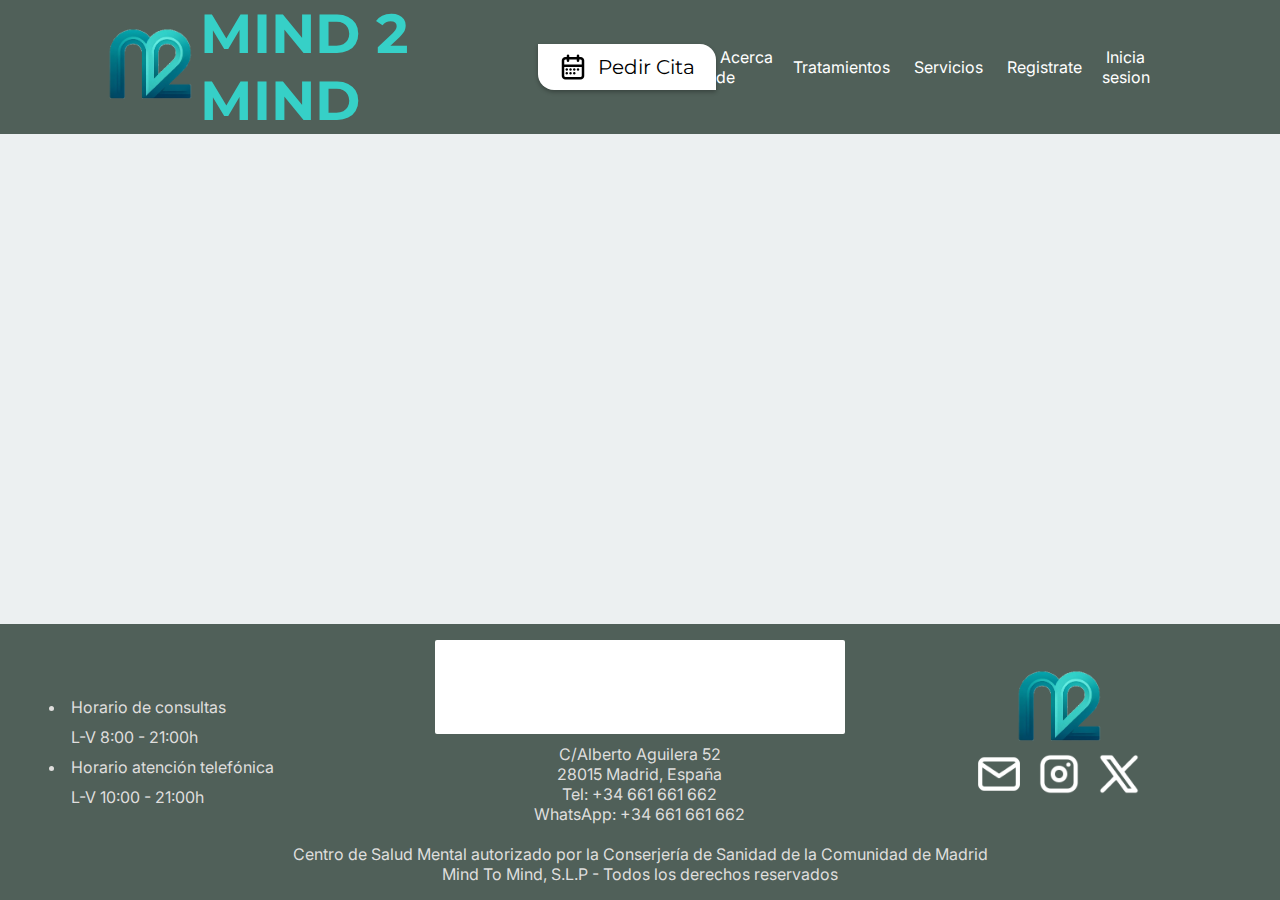
<file: contacto.html>
<!DOCTYPE html>
<html lang="en">
  <head>
    <meta charset="UTF-8" />
    <meta http-equiv="X-UA-Compatible" content="IE=edge" />
    <meta name="viewport" content="width=device-width, initial-scale=1.0" />
    <title>Mind 2 Mind</title>
    <link rel="stylesheet" href="styleHF.css" />
    <script src="https://code.jquery.com/jquery-3.6.4.min.js"></script>
    <link rel="icon" href="img/logo.png" type="image/x-icon">
    <style>
      @import url('https://fonts.googleapis.com/css2?family=Inter&display=swap');
      @import url('https://fonts.googleapis.com/css2?family=Montserrat:wght@700&display=swap');
    </style>
    <link rel="stylesheet" href="style.css">
  </head>
  <body>
    <header>
      <a href='index.html'><img src="img/logo.png" id="logo"/></a>
      <h1><a href='index.html'>MIND 2 MIND</a></h1>

      <div id="barraBusqueda">
        <img src="img/calendar-month.png">
        <p><a href='contacto.html'>Pedir Cita</a></p> 
      </div>
      <span class="abrir-menu" id="abrir"><img id="hamburguesa" src="img/menuHamburguesa.png" /></span>
      <nav class="nav" id="nav">
        <span class="cerrar-menu" id="cerrar"><img id="hamburguesa" src="img/menuHamburguesa.png" /></span>
        <ul class="nav-list">
            <li><a href='#'>Acerca de</a></li>
            <li><a href='tratamientos.html'>Tratamientos</a></li>
            <li><a href='#'>Servicios</a></li>
            <!-- Abrir ventana modal -->
            <li ><a id="openRegistro">Registrate</a></li>
            <li><a id="openLogIn">Inicia sesion</a></li>
            <li><a id="account">Cuenta</a></li>
        </ul>
      </nav>
    </header>
    <!-- Contenedores Registro -->
    <div class="modal-Registro" id="modal-Registro">
      <div class="modalRegistro">
        <span id="closeRegistro"><img src="img/closeWindow.png"></span>
        <section>
          <span id="imgModal"><img src="img/logo.png"></span>
          <article>
            <h1>Crea tu cuenta</h1>
            <section id="registroRedes">
              <img src="img/RedesLogIn/brand-google.png">
              <img src="img/RedesLogIn/brand-meta.png">
              <img src="img/RedesLogIn/brand-x.png">
              <img src="img/RedesLogIn/brand-apple.png">
            </section>
            <hr>
            <span id="centrarForm">
              <form action="#" method="post">
                <input type="text" id="nombre" name="nombre" placeholder="Nombre">
            
                <input type="text" id="apellidos" name="apellidos" placeholder="Apellidos">
            
                <input type="email" id="email" name="email" placeholder="Correo electrónico">
            
                <input type="password" id="password" name="password" placeholder="Contraseña">
                <span id="checkBox">
                  <input type="checkbox" id="aceptoTerminos" name="aceptoTerminos">
                  <p for="aceptoTerminos">Acepto los términos y condiciones</p>
                </span>
                <input type="submit" value="Crear cuenta">
              </form>
            </span>
            <p>¿Ya tienes una cuenta?&nbsp&nbsp<a id="link-A-LogIn">Inicia sesion</a></p>
            
          </article>
        </section>
      </div>
    </div>
    <!-- Contenedores Login -->
    <div class="modal-LogIn" id="modal-LogIn">
      <div class="modalLogIn">
        <span id="closeLogIn"><img src="img/closeWindow.png"></span>
        <section>
          <span id="imgModal"><img src="img/logo.png"></span>
          <article>
            <h1>Inicia sesión</h1>
            <section id="registroRedes">
              <img src="img/RedesLogIn/brand-google.png">
              <img src="img/RedesLogIn/brand-meta.png">
              <img src="img/RedesLogIn/brand-x.png">
              <img src="img/RedesLogIn/brand-apple.png">
            </section>
            <hr>
            <span id="centrarForm2">
              <form action="#" method="post">
              
                <input type="email" id="email" name="email" placeholder="Correo electrónico">
        
                <input type="password" id="password" name="password" placeholder="Contraseña">
                
                <input type="submit" value="Entrar en mi cuenta">
              </form>
            </span>
            <p>¿No tienes una cuenta?&nbsp&nbsp<a id="link-A-Registro">Crea tu cuenta</a></p>
          </article>
        </section>
      </div>
    </div>
   <main>
    <!-- Hero -->
                                                                                                 

   </main>

    <footer>
      <!-- Seccion about -->
      <section>
        <ul>
          <li>Horario de consultas</li>
          <li class="fLista">L-V 8:00 - 21:00h</li>
          <li>Horario atención telefónica</li>
          <li class="fLista">L-V 10:00 - 21:00h</li>
        </ul>
        
      </section>

      <!-- Seccion Recursos -->
      <section id="seccionContactoFooter">
        <h1>FORMULARIO DE CONTACTO</h1>
        <p>C/Alberto Aguilera 52</p>
        <p>28015 Madrid, España</p>
        <p>Tel: +34 661 661 662</p>
        <p>WhatsApp: +34 661 661 662</p>
      </section>

      <!-- Seccion Social Media -->
      <section id="seccionSocialMedia">
        <img src="img/logo.png">
        <article id="socialMedia">
          <img src="img/mail.png">
          <img src="img/instagram.png">
          <img src="img/x.png">
        </article>
      </section>
      <article>
        Centro de Salud Mental autorizado por la Conserjería de Sanidad de la Comunidad de Madrid
        <br>
        Mind To Mind, S.L.P - Todos los derechos reservados
      </article>
    </footer>
    <script src="header.js"></script>
  </body>
</html>
</file>
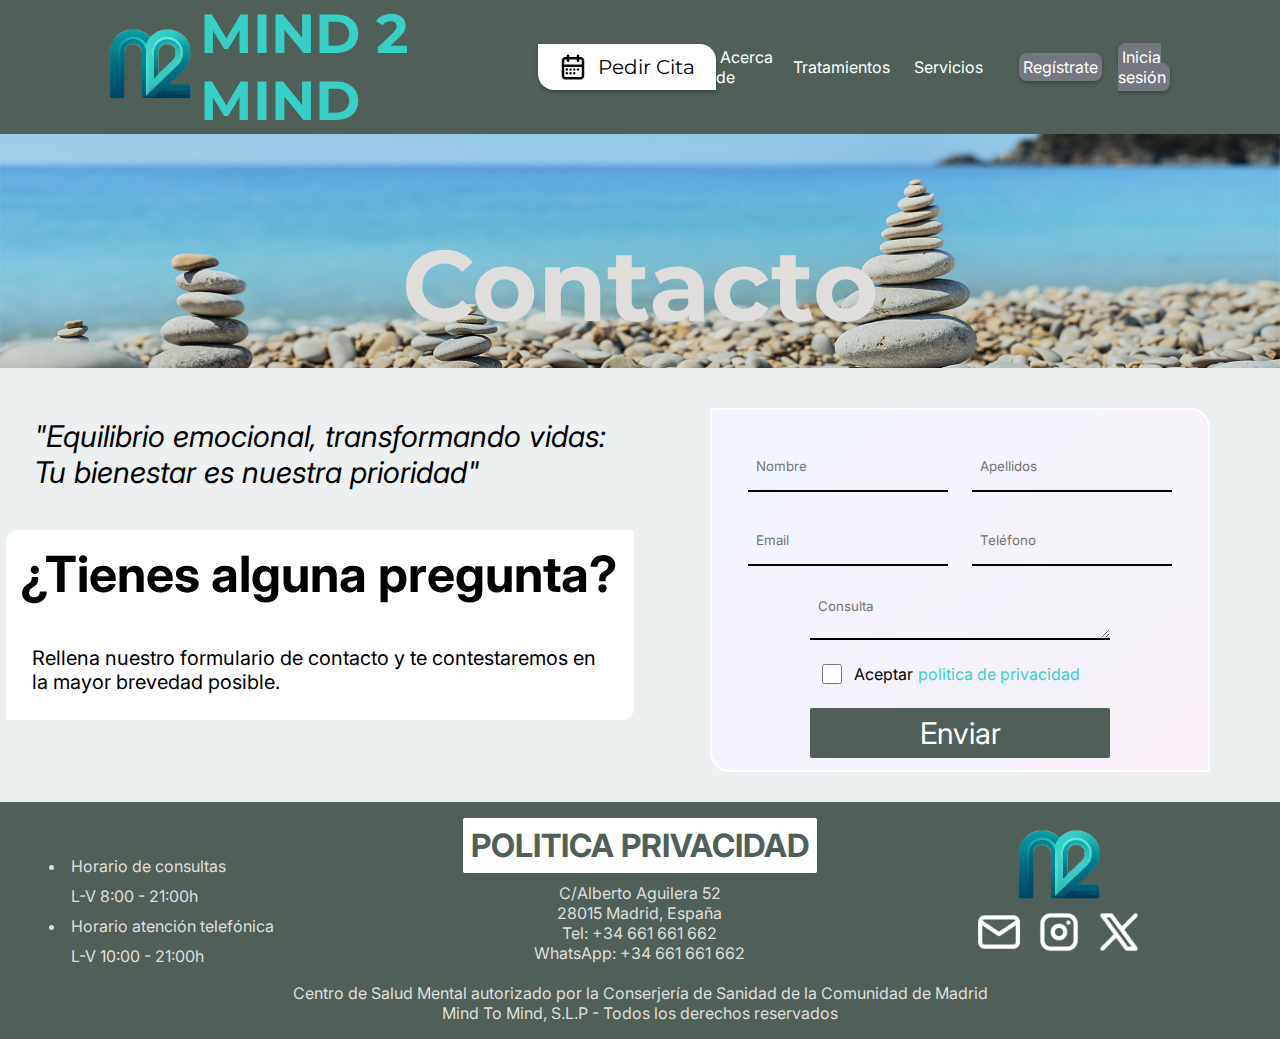
<file: formContacto.html>
<!DOCTYPE html>
<html lang="en">

<head>
    <meta charset="UTF-8" />
    <meta http-equiv="X-UA-Compatible" content="IE=edge" />
    <meta name="viewport" content="width=device-width, initial-scale=1.0" />
    <title>Mind 2 Mind</title>
    <link rel="stylesheet" href="styleHF.css" />
    <script src="https://code.jquery.com/jquery-3.6.4.min.js"></script>
    <script src="https://unpkg.com/aos@2.3.1/dist/aos.js"></script>
    <link href='https://unpkg.com/boxicons@2.1.4/css/boxicons.min.css' rel='stylesheet'>
    <link rel="icon" href="img/logo.png" type="image/x-icon" />
    <style>
        @import url("https://fonts.googleapis.com/css2?family=Inter&display=swap");
        @import url("https://fonts.googleapis.com/css2?family=Montserrat:wght@700&display=swap");
    </style>
    <link href="https://unpkg.com/aos@2.3.1/dist/aos.css" rel="stylesheet" />
    <link rel="stylesheet" href="style.css" />
</head>

<body>
    <header>
        <a href='index.html'><img src="img/logo.png" id="logo" alt="Logo Mind2Mind"/></a>
        <h1><a href='index.html'>MIND 2 MIND</a></h1>
        <div id="barraBusqueda">
            <img src="img/calendar-month.png" alt="Icono Calendario">
            <p><a href='pedirCita.html'>Pedir Cita</a></p>
        </div>
        <span class="abrir-menu" id="abrir"><img id="hamburguesa" src="img/menuHamburguesa.png" alt="Icono Menu Hamburgesa" /></span>
        <nav class="nav" id="nav">
            <span class="cerrar-menu" id="cerrar"><img id="hamburguesa" src="img/menuHamburguesa.png" alt="Icono Menu Hamburgesa" /></span>
            <ul class="nav-list">
                <li><a href='acercaDe.html'>Acerca de</a></li>
                <li><a href='tratamientos.html'>Tratamientos</a></li>
                <li><a href='servicios.html'>Servicios</a></li>
                <!-- Abrir ventana modal -->
                <li>
                    <a id="account" href='perfil/perfilMain.html'><img src="img/user.png" alt="Icono de Usuario"></a>
                </li>
                <li><a class="openRegistro">Regístrate</a></li>
                <li><a class="openLogIn">Inicia sesión</a></li>
            </ul>
        </nav>
    </header>
    <!-- Contenedores Registro -->
    <div class="modal-Registro" id="modal-Registro">
        <div class="modalRegistro">
            <span class="closeRegistro"><img src="img/closeWindow.png"></span>
            <section>
                <span id="imgModal"><img class="imgLogo" src="img/logo.png"></span>
                <article>
                    <h1>Crea tu cuenta</h1>
                    <section id="registroRedes">
                        <img src="img/RedesLogIn/brand-google.png">
                        <img src="img/RedesLogIn/brand-meta.png">
                        <img src="img/RedesLogIn/brand-x.png">
                        <img src="img/RedesLogIn/brand-apple.png">
                    </section>
                    <hr>
                    <span id="centrarForm">
              <form action="#" method="post" id="formRegistro">
                <div id="displayErroresRegistro" class="error-message"></div>
                <input type="text" id="nombreRegistro" name="nombre" placeholder="Nombre" required>
            
                <input type="text" id="apellidosRegistro" name="apellidos" placeholder="Apellidos" required>
            
                <input type="email" id="emailRegistro" name="email" placeholder="Correo electrónico" required>
                <div class="mostrarContraseña">
                    <input type="password" id="passwordRegistro" name="password" placeholder="Contraseña" required>
                    <i class="bx bx-hide"></i>
                </div>
            
                <span id="checkBox">
                    <input type="checkbox" id="aceptoTerminosRegistro" name="aceptoTerminos" required>
                    <p for="aceptoTerminos">Acepto los &nbsp<a href='politicaPrivacidad.html'>términos y condiciones</a></p>
                </span>
                    <input type="submit" value="Crear cuenta">
                    </form>
                    </span>
                    <p>¿Ya tienes una cuenta?&nbsp&nbsp<a id="link-A-LogIn">Inicia sesion</a></p>
                </article>
            </section>
        </div>
    </div>
    <!-- Contenedores Login -->
    <div class="modal-LogIn" id="modal-LogIn">
        <div class="modalLogIn">
            <span class="closeLogIn"><img src="img/closeWindow.png" id="cerrarL"></span>
            <section>
                <span id="imgModal"><img src="img/logo.png"></span>
                <article>
                    <h1>Inicia sesión</h1>
                    <section id="registroRedes">
                        <img src="img/RedesLogIn/brand-google.png">
                        <img src="img/RedesLogIn/brand-meta.png">
                        <img src="img/RedesLogIn/brand-x.png">
                        <img src="img/RedesLogIn/brand-apple.png">
                    </section>
                    <hr>
                    <div id="displayErroresLogin" class="error-message"></div>
                    <span id="centrarForm2">
              <form action="#" method="post" id="formLogIn">
              
                <input type="email" id="emailLogin" name="email" placeholder="Correo electrónico" required>
        
                <div class="mostrarContraseña">
                  <input type="password" id="passwordLogin" name="password" placeholder="Contraseña" required>
                  <i class="bx bx-hide" id="bx1"></i>
              </div>
                
                <input type="submit" value="Entrar en mi cuenta">
              </form>
            </span>
                    <p>¿No tienes una cuenta?&nbsp&nbsp<a id="link-A-Registro">Crea tu cuenta</a></p>
                </article>
            </section>
        </div>
    </div>
    <main id="mainFormContacto">
        <aside>
            <img src="img/imgRocasContacto.png" alt="Playa de Rocas">
            <h1 data-aos="fade-up" data-aos-easing="linear" data-aos-duration="1500">Contacto</h1>
        </aside>
        <div>
            <section id="textContacto">
                <aside>"Equilibrio emocional, transformando vidas:<br>Tu bienestar es nuestra prioridad"</aside>
                <div>
                    <h2>¿Tienes alguna pregunta?</h2>
                    <p>Rellena nuestro formulario de contacto y te contestaremos en la mayor brevedad posible.</p>

                </div>
            </section>
            <section id="estiloFondoForm">
                <form action="#" method="post" id="formContacto">
                    <div id="displayErroresRegistro2" class="error-message2"></div>
                    <input type="text" id="nombreContacto" name="nombre" placeholder="Nombre" required>
                    <input type="text" id="apellidosContacto" name="apellidos" placeholder="Apellidos" required>
                    <input type="email" id="emailContacto" name="email" placeholder="Email" required>
                    <input type="tel" id="telefonoContacto" name="telefono" placeholder="Teléfono">
                    <textarea id="consultaContacto" name="consulta" placeholder="Consulta"></textarea>
                    <span id="aceptarFormContactoContacto">
                        <input type="checkbox" id="aceptar" name="aceptar" required style="height: 20px; width: 20px;">
                        <label for="aceptar">Aceptar <a href='politicaPrivacidad.html'>politica de privacidad</a></label>
                    </span>
                    <button type="submit">Enviar</button>
                </form>
            </section>
        </div>

    </main>

    <footer>
        <!-- Seccion about -->
        <section>
            <ul>
                <li>Horario de consultas</li>
                <li class="fLista">L-V 8:00 - 21:00h</li>
                <li>Horario atención telefónica</li>
                <li class="fLista">L-V 10:00 - 21:00h</li>
            </ul>

        </section>

        <!-- Seccion Recursos -->
        <section id="seccionContactoFooter">
            <h1><a href='politicaPrivacidad.html'>POLITICA PRIVACIDAD</a></h1>
            <p>C/Alberto Aguilera 52</p>
            <p>28015 Madrid, España</p>
            <p>Tel: +34 661 661 662</p>
            <p>WhatsApp: +34 661 661 662</p>
        </section>

        <!-- Seccion Social Media -->
        <section id="seccionSocialMedia">
            <a href='index.html'><img src="img/logo.png" id="logo" alt="Logo Mind2Mind"/></a>
            <article id="socialMedia">
                <img src="img/mail.png" alt="Icono de Gamil">
                <img src="img/instagram.png" alt="Icono de Instagram">
                <img src="img/x.png" alt="Icono de X">
            </article>
        </section>
        <article>
            Centro de Salud Mental autorizado por la Conserjería de Sanidad de la Comunidad de Madrid
            <br> Mind To Mind, S.L.P - Todos los derechos reservados
        </article>
    </footer>
    <script>
        AOS.init();
    </script>
    <script src="header.js"></script>
    <script src="gestionInformacion.js"></script>
</body>

</html>
</file>
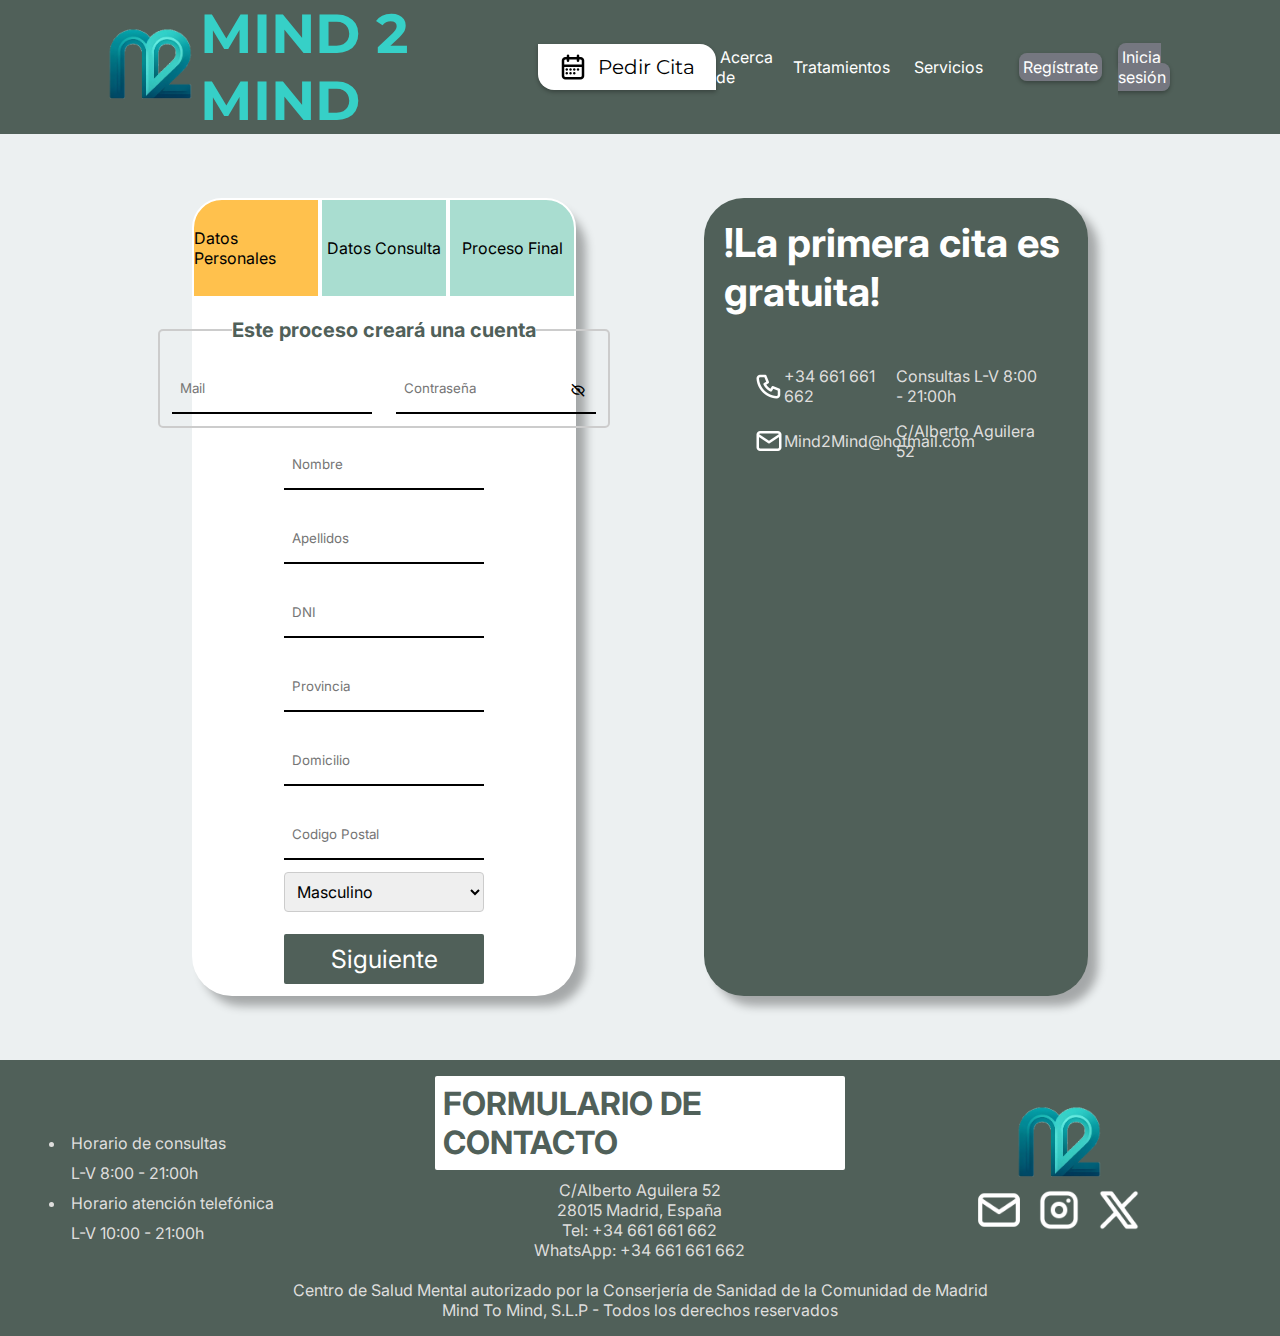
<file: pedirCita.html>
<!DOCTYPE html>
<html lang="en">

<head>
    <meta charset="UTF-8" />
    <meta http-equiv="X-UA-Compatible" content="IE=edge" />
    <meta name="viewport" content="width=device-width, initial-scale=1.0" />
    <title>Mind 2 Mind</title>
    <link rel="stylesheet" href="styleHF.css" />
    <script src="https://code.jquery.com/jquery-3.6.4.min.js"></script>
    <script src="https://unpkg.com/aos@2.3.1/dist/aos.js"></script>
    <link rel="icon" href="img/logo.png" type="image/x-icon">
    <link href='https://unpkg.com/boxicons@2.1.4/css/boxicons.min.css' rel='stylesheet'>
    <style>
        @import url('https://fonts.googleapis.com/css2?family=Inter&display=swap');
        @import url('https://fonts.googleapis.com/css2?family=Montserrat:wght@700&display=swap');
    </style>
    <link rel="stylesheet" href="style.css">
</head>

<body>
    <header>
        <a href='index.html'><img src="img/logo.png" id="logo" alt="Logo Mind2Mind" /></a>
        <h1><a href='index.html'>MIND 2 MIND</a></h1>
        <div id="barraBusqueda">
            <img src="img/calendar-month.png" alt="Icono Calendario">
            <p><a href='pedirCita.html'>Pedir Cita</a></p>
        </div>
        <span class="abrir-menu" id="abrir"><img id="hamburguesa" src="img/menuHamburguesa.png" alt="Icono Menu Hamburguesa" /></span>
        <nav class="nav" id="nav">
            <span class="cerrar-menu" id="cerrar"><img id="hamburguesa" src="img/menuHamburguesa.png" alt="Icono Menu Hamburguesa" /></span>
            <ul class="nav-list">
                <li><a href='acercaDe.html'>Acerca de</a></li>
                <li><a href='tratamientos.html'>Tratamientos</a></li>
                <li><a href='servicios.html'>Servicios</a></li>
                <!-- Abrir ventana modal -->
                <li>
                    <a id="account" href='perfil/perfilMain.html'><img src="img/user.png" alt="Icono Usuario"></a>
                </li>
                <li><a class="openRegistro">Regístrate</a></li>
                <li><a class="openLogIn">Inicia sesión</a></li>
            </ul>
        </nav>
    </header>
    <!-- Contenedores Registro -->
    <div class="modal-Registro" id="modal-Registro">
        <div class="modalRegistro">
            <span class="closeRegistro"><img src="img/closeWindow.png"></span>
            <section>
                <span id="imgModal"><img class="imgLogo" src="img/logo.png"></span>
                <article>
                    <h1>Crea tu cuenta</h1>
                    <section id="registroRedes">
                        <img src="img/RedesLogIn/brand-google.png">
                        <img src="img/RedesLogIn/brand-meta.png">
                        <img src="img/RedesLogIn/brand-x.png">
                        <img src="img/RedesLogIn/brand-apple.png">
                    </section>
                    <hr>
                    <span id="centrarForm">
              <form action="#" method="post" id="formRegistro">
                <div id="displayErroresRegistro" class="error-message"></div>
                <input type="text" id="nombreRegistro" name="nombre" placeholder="Nombre" required>
            
                <input type="text" id="apellidosRegistro" name="apellidos" placeholder="Apellidos" required>
            
                <input type="email" id="emailRegistro" name="email" placeholder="Correo electrónico" required>
                <div class="mostrarContraseña">
                    <input type="password" id="passwordRegistro" name="password" placeholder="Contraseña" required>
                    <i class="bx bx-hide"></i>
                </div>
            
                <span id="checkBox">
                    <input type="checkbox" id="aceptoTerminosRegistro" name="aceptoTerminos" required>
                    <p for="aceptoTerminos">Acepto los &nbsp<a href='politicaPrivacidad.html'>términos y condiciones</a></p>
                </span>
                    <input type="submit" value="Crear cuenta">
                    </form>
                    </span>
                    <p>¿Ya tienes una cuenta?&nbsp&nbsp<a id="link-A-LogIn">Inicia sesion</a></p>
                </article>
            </section>
        </div>
    </div>
    <!-- Contenedores Login -->
    <div class="modal-LogIn" id="modal-LogIn">
        <div class="modalLogIn">
            <span class="closeLogIn"><img src="img/closeWindow.png" id="cerrarL"></span>
            <section>
                <span id="imgModal"><img src="img/logo.png"></span>
                <article>
                    <h1>Inicia sesión</h1>
                    <section id="registroRedes">
                        <img src="img/RedesLogIn/brand-google.png">
                        <img src="img/RedesLogIn/brand-meta.png">
                        <img src="img/RedesLogIn/brand-x.png">
                        <img src="img/RedesLogIn/brand-apple.png">
                    </section>
                    <hr>
                    <div id="displayErroresLogin" class="error-message"></div>
                    <span id="centrarForm2">
              <form action="#" method="post" id="formLogIn">
              
                <input type="email" id="emailLogin" name="email" placeholder="Correo electrónico" required>
        
                <div class="mostrarContraseña">
                  <input type="password" id="passwordLogin" name="password" placeholder="Contraseña" required>
                  <i class="bx bx-hide" id="bx1"></i>
              </div>
                
                <input type="submit" value="Entrar en mi cuenta">
              </form>
            </span>
                    <p>¿No tienes una cuenta?&nbsp&nbsp<a id="link-A-Registro">Crea tu cuenta</a></p>
                </article>
            </section>
        </div>
    </div>
    <main id="mainContacto">
        <!-- Hero -->
        <section id="seccionFormContacto">
            <nav>
                <ul>
                    <li class="primeraParte seleccionado">Datos Personales</li>
                    <li class="segundaParte">Datos Consulta</li>
                    <li class="terceraParte">Proceso Final</li>
                </ul>
            </nav>
            <form action="#" method="post" id="formPedirCita">
                <article id="datosPersonales">
                    <div id="displayErroresPedirCita" class="error-message"></div>
                    <fieldset id="marcoCuentaPC">
                        <legend id="leyenda1">Este proceso creará una cuenta</legend>
                        <legend id="leyenda2">Datos de tu cuenta</legend>
                        <input type="email" id="mailPC" name="mailPC" placeholder="Mail"><br>
                        <div class="mostrarContraseña">
                            <input type="password" id="passwordPC" name="passwordPC" placeholder="Contraseña" required><br>
                            <i class="bx bx-hide" id="bx2"></i>
                        </div>
                     </fieldset>
                    <input type="text" id="nombrePC" name="nombrePC" placeholder="Nombre"><br>

                    <input type="text" id="apellidosPC" name="apellidosPC" placeholder="Apellidos"><br>

                    <input type="text" id="dniPC" name="dniPC" placeholder="DNI"><br>

                    <input type="text" id="provinciaPC" name="provinciaPC" placeholder="Provincia"><br>

                    <input type="text" id="domicilioPC" name="domicilioPC" placeholder="Domicilio"><br>

                    <input type="text" id="postalPC" name="postalPC" placeholder="Codigo Postal"><br>

                    <select id="sexoPC" name="sexoPC">
              <option value="masculino">Masculino</option>
              <option value="femenino">Femenino</option>
          </select>

                    <input type="button" value="Siguiente" id="botonSiguiente1">
                </article>

                <!-- Segunda parte -->
                <article id="datosConsulta">
                    <section class="centradoDatos">
                        <div id="displayErroresPedirCita2" class="error-message"></div>
                        <select id="profesionalPC" name="profesional" required>
              <option value="psicologo">Psicólogo</option>
              <option value="psiquiatra">Psiquiatra</option>
            </select>

                        <select id="modalidadPC" name="modalidad" required onchange="mostrarTelefono()">
                <option value="presencial">Presencial</option>
                <option value="telefonica">Telefónica</option>
                <option value="videoconsulta">Videoconsulta</option>
            </select>
         
                        <div id="campoTelefonoPC" style="display: none;">
                            <input type="tel" id="numeroTelpc" name="numeroTel" placeholder="Número de teléfono">
                        </div>

                        <textarea id="autodiagnosticoPC" name="autodiagnostico" placeholder="Autodiagnóstico (opcional)"></textarea>
                    </section>
                    <div>
                        <input type="button" value="Anterior" id="botonAnterior1">
                        <input type="button" value="Siguiente" id="botonSiguiente2">
                    </div>

                </article>

                <!-- Tercera Parte -->
                <article id="procesoFinal">
                    <section class="centradoDatos">
                        <div id="displayErroresPedirCita3" class="error-message"></div>

                        <label for="fechaConsultaPC">Fecha de Consulta:</label>
                        <input type="date" id="fechaConsultaPC" name="fechaConsulta">

                        <label for="aseguradoraSiNoPC">¿Posee una aseguradora?</label>
                        <select id="aseguradoraSiNoPC" name="aseguradoraSiNo" onchange="mostrarAseguradora()">
                <option value="no">No</option>
                <option value="si">Sí</option>
            </select>

                        <div id="aseguradoraEspecificarPC" style="display:none;">
                            <input type="text" id="aseguradoraEspecificaPC" name="aseguradoraEspecifica" placeholder="Nombre de la aseguradora ">
                        </div>

                        <span id="checkBox">
              <input type="checkbox" id="aceptoTerminosRegistroPC" name="aceptoTerminos" required>
              <span for="aceptoTerminos" id="textProcesoFinal">Acepto los &nbsp<a href='politicaPrivacidad.html'>términos y condiciones</a></span>
                        </span>
                    </section>
                    <div>
                        <input type="button" value="Anterior" id="botonAnterior2">
                        <input type="button" value="Enviar" id="botonEnviar">
                    </div>
                </article>
            </form>
            <article id="formEnviado">
                <h1>Muchas gracias por su consulta</h1>
                <p>La cita aparecerá en su perfil</p>
                <span id="botonIrPerfil">Ir al perfil</span>
            </article>
        </section>

        <!-- Contenedor derecho de la pagina -->
        <section id="seccionAboutContacto">
            <h1>!La primera cita es gratuita!</h1>
            <section>
                <div><img src="img/phone.png" alt="Icono teléfono">+34 661 661 662</div>
                <div>Consultas L-V 8:00 - 21:00h</div>
                <div><img src="img/mail.png" alt="Icono Gmail">Mind2Mind@hotmail.com</div>
                <div>C/Alberto Aguilera 52</div>
            </section>
            <iframe src="https://www.google.com/maps/embed?pb=!1m18!1m12!1m3!1d1518.510215017036!2d-3.7135868232461426!3d40.43054651372704!2m3!1f0!2f0!3f0!3m2!1i1024!2i768!4f13.1!3m3!1m2!1s0xd422867d4a42201%3A0xaaf3f3a7996e773e!2sC.%20de%20Alberto%20Aguilera%2C%2052%2C%20Chamber%C3%AD%2C%2028015%20Madrid!5e0!3m2!1ses!2ses!4v1705610075468!5m2!1ses!2ses"
                width="600" height="450" style="border:0;" allowfullscreen="" loading="lazy" referrerpolicy="no-referrer-when-downgrade"></iframe>
        </section>

    </main>

    <footer>
        <!-- Seccion about -->
        <section>
            <ul>
                <li>Horario de consultas</li>
                <li class="fLista">L-V 8:00 - 21:00h</li>
                <li>Horario atención telefónica</li>
                <li class="fLista">L-V 10:00 - 21:00h</li>
            </ul>

        </section>

        <!-- Seccion Recursos -->
        <section id="seccionContactoFooter">
            <h1><a href='formContacto.html'>FORMULARIO DE CONTACTO</a></h1>
            <p>C/Alberto Aguilera 52</p>
            <p>28015 Madrid, España</p>
            <p>Tel: +34 661 661 662</p>
            <p>WhatsApp: +34 661 661 662</p>
        </section>

        <!-- Seccion Social Media -->
        <section id="seccionSocialMedia">
            <a href='index.html'><img src="img/logo.png" id="logo" alt="Logo de Mind2Mind" /></a>
            <article id="socialMedia">
                <img src="img/mail.png" alt="Icono de Gmail">
                <img src="img/instagram.png" alt="Icono de Instagram">
                <img src="img/x.png" alt="Icono de X">
            </article>
        </section>
        <article>
            Centro de Salud Mental autorizado por la Conserjería de Sanidad de la Comunidad de Madrid
            <br> Mind To Mind, S.L.P - Todos los derechos reservados
        </article>
    </footer>
    <script src="gestionInformacion.js"></script>
    <script src="header.js"></script>
</body>

</html>
</file>
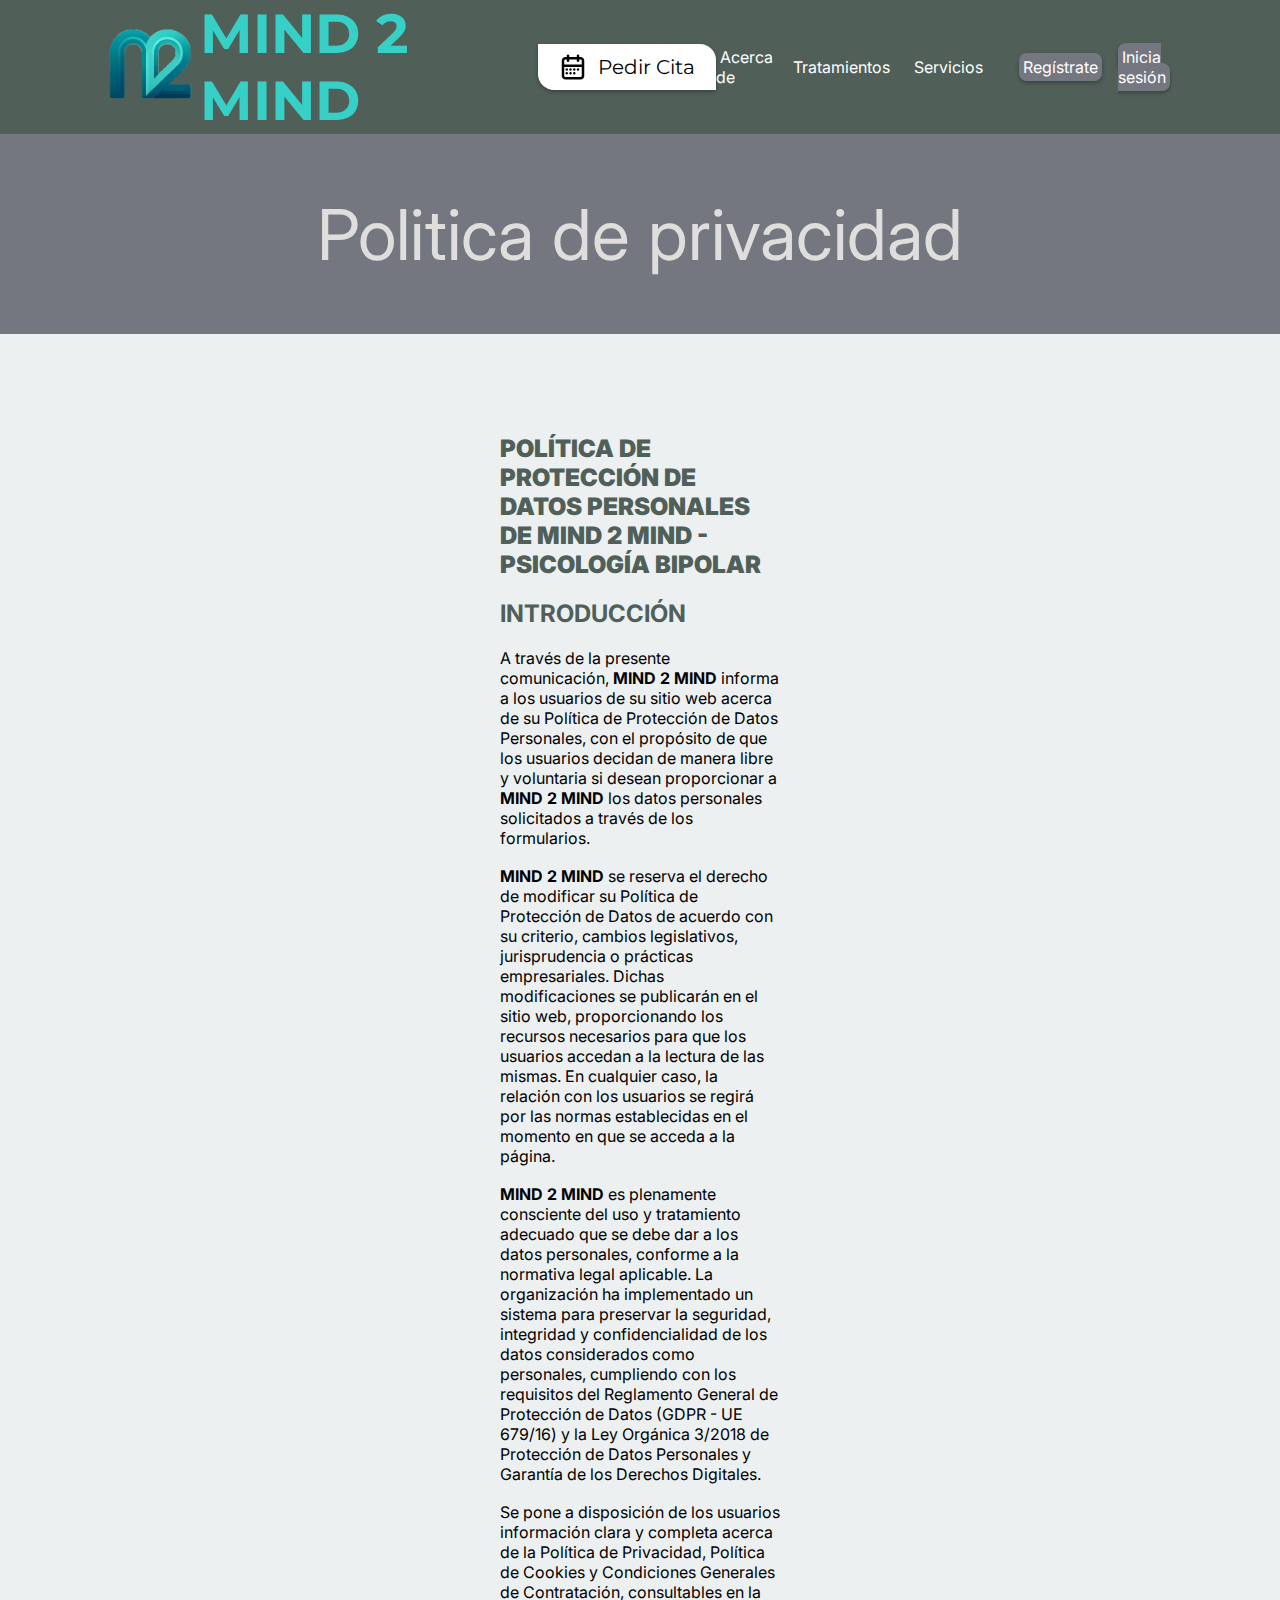
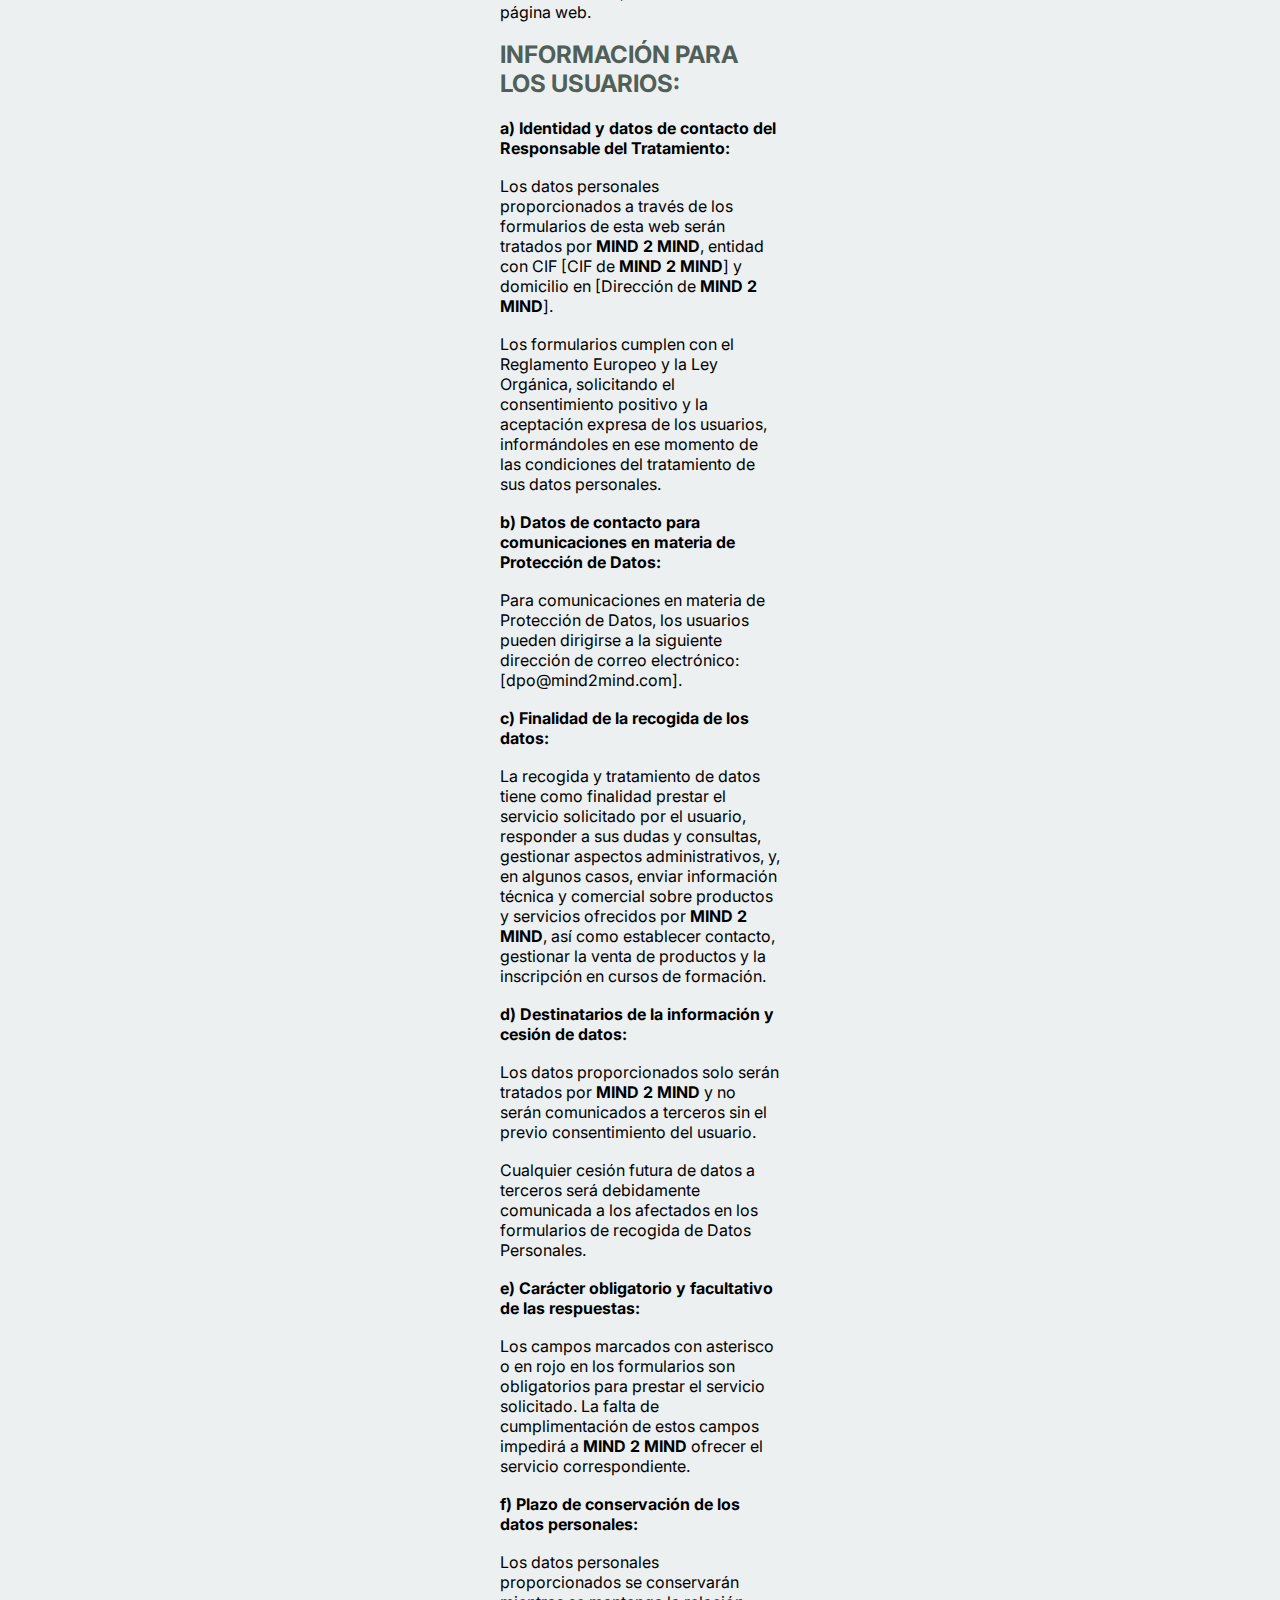
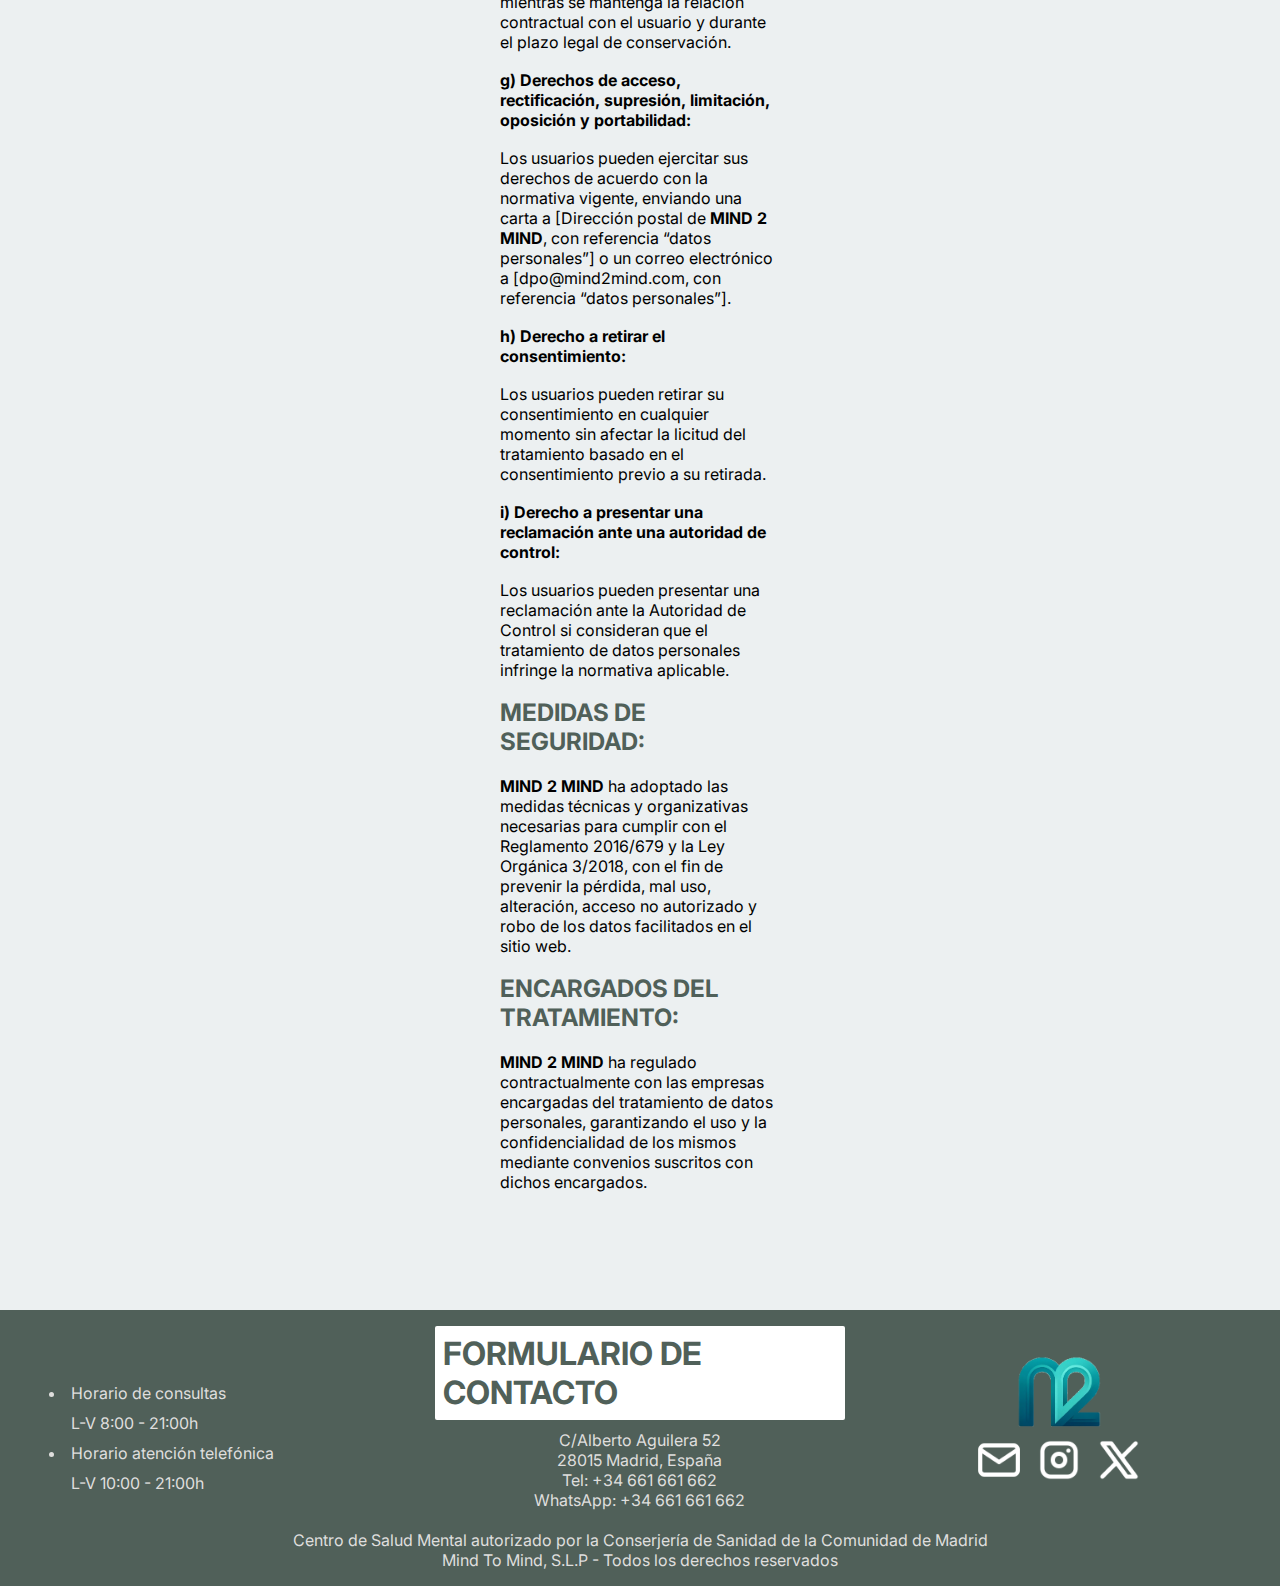
<file: politicaPrivacidad.html>
<!DOCTYPE html>
<html lang="en">

<head>
    <meta charset="UTF-8" />
    <meta http-equiv="X-UA-Compatible" content="IE=edge" />
    <meta name="viewport" content="width=device-width, initial-scale=1.0" />
    <title>Mind 2 Mind</title>
    <link rel="stylesheet" href="styleHF.css" />
    <script src="https://code.jquery.com/jquery-3.6.4.min.js"></script>
    <script src="https://unpkg.com/aos@2.3.1/dist/aos.js"></script>
    <link rel="icon" href="img/logo.png" type="image/x-icon">
    <link href='https://unpkg.com/boxicons@2.1.4/css/boxicons.min.css' rel='stylesheet'>
    <style>
        @import url('https://fonts.googleapis.com/css2?family=Inter&display=swap');
        @import url('https://fonts.googleapis.com/css2?family=Montserrat:wght@700&display=swap');
    </style>
    <link href="https://unpkg.com/aos@2.3.1/dist/aos.css" rel="stylesheet">
    <link rel="stylesheet" href="style.css">
</head>

<body>
    <header>
        <a href='index.html'><img src="img/logo.png" id="logo" alt="Logo Mind2Mind" /></a>
        <h1><a href='index.html'>MIND 2 MIND</a></h1>
        <div id="barraBusqueda">
            <img src="img/calendar-month.png" alt="Icono Calendario">
            <p><a href='pedirCita.html'>Pedir Cita</a></p>
        </div>
        <span class="abrir-menu" id="abrir"><img id="hamburguesa" src="img/menuHamburguesa.png" alt="Icono Menu Hamburguesa" /></span>
        <nav class="nav" id="nav">
            <span class="cerrar-menu" id="cerrar"><img id="hamburguesa" src="img/menuHamburguesa.png" alt="Icono Menu Hamburguesa" /></span>
            <ul class="nav-list">
                <li><a href='acercaDe.html'>Acerca de</a></li>
                <li><a href='tratamientos.html'>Tratamientos</a></li>
                <li><a href='servicios.html'>Servicios</a></li>
                <!-- Abrir ventana modal -->
                <li>
                    <a id="account" href='perfil/perfilMain.html'><img src="img/user.png" alt="Icono Usuario"></a>
                </li>
                <li><a class="openRegistro">Regístrate</a></li>
                <li><a class="openLogIn">Inicia sesión</a></li>
            </ul>
        </nav>
    </header>
    <!-- Contenedores Registro -->
    <div class="modal-Registro" id="modal-Registro">
        <div class="modalRegistro">
            <span class="closeRegistro"><img src="img/closeWindow.png"></span>
            <section>
                <span id="imgModal"><img class="imgLogo" src="img/logo.png"></span>
                <article>
                    <h1>Crea tu cuenta</h1>
                    <section id="registroRedes">
                        <img src="img/RedesLogIn/brand-google.png">
                        <img src="img/RedesLogIn/brand-meta.png">
                        <img src="img/RedesLogIn/brand-x.png">
                        <img src="img/RedesLogIn/brand-apple.png">
                    </section>
                    <hr>
                    <span id="centrarForm">
              <form action="#" method="post" id="formRegistro">
                <div id="displayErroresRegistro" class="error-message"></div>
                <input type="text" id="nombreRegistro" name="nombre" placeholder="Nombre" required>
            
                <input type="text" id="apellidosRegistro" name="apellidos" placeholder="Apellidos" required>
            
                <input type="email" id="emailRegistro" name="email" placeholder="Correo electrónico" required>
                <div class="mostrarContraseña">
                    <input type="password" id="passwordRegistro" name="password" placeholder="Contraseña" required>
                    <i class="bx bx-hide"></i>
                </div>
            
                <span id="checkBox">
                    <input type="checkbox" id="aceptoTerminosRegistro" name="aceptoTerminos" required>
                    <p for="aceptoTerminos">Acepto los &nbsp<a href='politicaPrivacidad.html'>términos y condiciones</a></p>
                </span>
                    <input type="submit" value="Crear cuenta">
                    </form>
                    </span>
                    <p>¿Ya tienes una cuenta?&nbsp&nbsp<a id="link-A-LogIn">Inicia sesion</a></p>
                </article>
            </section>
        </div>
    </div>
    <!-- Contenedores Login -->
    <div class="modal-LogIn" id="modal-LogIn">
        <div class="modalLogIn">
            <span class="closeLogIn"><img src="img/closeWindow.png" id="cerrarL"></span>
            <section>
                <span id="imgModal"><img src="img/logo.png"></span>
                <article>
                    <h1>Inicia sesión</h1>
                    <section id="registroRedes">
                        <img src="img/RedesLogIn/brand-google.png">
                        <img src="img/RedesLogIn/brand-meta.png">
                        <img src="img/RedesLogIn/brand-x.png">
                        <img src="img/RedesLogIn/brand-apple.png">
                    </section>
                    <hr>
                    <div id="displayErroresLogin" class="error-message"></div>
                    <span id="centrarForm2">
              <form action="#" method="post" id="formLogIn">
              
                <input type="email" id="emailLogin" name="email" placeholder="Correo electrónico" required>
        
                <div class="mostrarContraseña">
                  <input type="password" id="passwordLogin" name="password" placeholder="Contraseña" required>
                  <i class="bx bx-hide" id="bx1"></i>
              </div>
                
                <input type="submit" value="Entrar en mi cuenta">
              </form>
            </span>
                    <p>¿No tienes una cuenta?&nbsp&nbsp<a id="link-A-Registro">Crea tu cuenta</a></p>
                </article>
            </section>
        </div>
    </div>
    <main id="mainPoliPriv">
        <div>Politica de privacidad</div>
        <section>
            <h2><strong>POLÍTICA DE PROTECCIÓN DE DATOS PERSONALES DE <strong>MIND 2 MIND</strong> - PSICOLOGÍA BIPOLAR</strong>
            </h2>
            <h2>INTRODUCCIÓN</h2>
            <p>A través de la presente comunicación, <strong>MIND 2 MIND</strong> informa a los usuarios de su sitio web acerca de su Política de Protección de Datos Personales, con el propósito de que los usuarios decidan de manera libre y voluntaria si
                desean proporcionar a <strong>MIND 2 MIND</strong> los datos personales solicitados a través de los formularios.</p>
            <p><strong>MIND 2 MIND</strong> se reserva el derecho de modificar su Política de Protección de Datos de acuerdo con su criterio, cambios legislativos, jurisprudencia o prácticas empresariales. Dichas modificaciones se publicarán en el sitio
                web, proporcionando los recursos necesarios para que los usuarios accedan a la lectura de las mismas. En cualquier caso, la relación con los usuarios se regirá por las normas establecidas en el momento en que se acceda a la página.</p>
            <p><strong>MIND 2 MIND</strong> es plenamente consciente del uso y tratamiento adecuado que se debe dar a los datos personales, conforme a la normativa legal aplicable. La organización ha implementado un sistema para preservar la seguridad, integridad
                y confidencialidad de los datos considerados como personales, cumpliendo con los requisitos del Reglamento General de Protección de Datos (GDPR - UE 679/16) y la Ley Orgánica 3/2018 de Protección de Datos Personales y Garantía de los Derechos
                Digitales.
            </p>
            <p>Se pone a disposición de los usuarios información clara y completa acerca de la Política de Privacidad, Política de Cookies y Condiciones Generales de Contratación, consultables en la página web.</p>
            <h2>INFORMACIÓN PARA LOS USUARIOS:</h2>
            <p><strong>a) Identidad y datos de contacto del Responsable del Tratamiento:</strong></p>
            <p>Los datos personales proporcionados a través de los formularios de esta web serán tratados por <strong>MIND 2 MIND</strong>, entidad con CIF [CIF de <strong>MIND 2 MIND</strong>] y domicilio en [Dirección de <strong>MIND 2 MIND</strong>].</p>
            <p>Los formularios cumplen con el Reglamento Europeo y la Ley Orgánica, solicitando el consentimiento positivo y la aceptación expresa de los usuarios, informándoles en ese momento de las condiciones del tratamiento de sus datos personales.</p>
            <p><strong>b) Datos de contacto para comunicaciones en materia de Protección de Datos:</strong></p>
            <p>Para comunicaciones en materia de Protección de Datos, los usuarios pueden dirigirse a la siguiente dirección de correo electrónico: [dpo@mind2mind.com].</p>
            <p><strong>c) Finalidad de la recogida de los datos:</strong></p>
            <p>La recogida y tratamiento de datos tiene como finalidad prestar el servicio solicitado por el usuario, responder a sus dudas y consultas, gestionar aspectos administrativos, y, en algunos casos, enviar información técnica y comercial sobre
                productos y servicios ofrecidos por <strong>MIND 2 MIND</strong>, así como establecer contacto, gestionar la venta de productos y la inscripción en cursos de formación.</p>
            <p><strong>d) Destinatarios de la información y cesión de datos:</strong></p>
            <p>Los datos proporcionados solo serán tratados por <strong>MIND 2 MIND</strong> y no serán comunicados a terceros sin el previo consentimiento del usuario.</p>
            <p>Cualquier cesión futura de datos a terceros será debidamente comunicada a los afectados en los formularios de recogida de Datos Personales.</p>
            <p><strong>e) Carácter obligatorio y facultativo de las respuestas:</strong></p>
            <p>Los campos marcados con asterisco o en rojo en los formularios son obligatorios para prestar el servicio solicitado. La falta de cumplimentación de estos campos impedirá a <strong>MIND 2 MIND</strong> ofrecer el servicio correspondiente.</p>
            <p><strong>f) Plazo de conservación de los datos personales:</strong></p>
            <p>Los datos personales proporcionados se conservarán mientras se mantenga la relación contractual con el usuario y durante el plazo legal de conservación.</p>
            <p><strong>g) Derechos de acceso, rectificación, supresión, limitación, oposición y portabilidad:</strong></p>
            <p>Los usuarios pueden ejercitar sus derechos de acuerdo con la normativa vigente, enviando una carta a [Dirección postal de <strong>MIND 2 MIND</strong>, con referencia “datos personales”] o un correo electrónico a [dpo@mind2mind.com, con referencia
                “datos personales”].</p>
            <p><strong>h) Derecho a retirar el consentimiento:</strong></p>
            <p>Los usuarios pueden retirar su consentimiento en cualquier momento sin afectar la licitud del tratamiento basado en el consentimiento previo a su retirada.</p>
            <p><strong>i) Derecho a presentar una reclamación ante una autoridad de control:</strong></p>
            <p>Los usuarios pueden presentar una reclamación ante la Autoridad de Control si consideran que el tratamiento de datos personales infringe la normativa aplicable.</p>
            <h2>MEDIDAS DE SEGURIDAD:</h2>
            <p><strong>MIND 2 MIND</strong> ha adoptado las medidas técnicas y organizativas necesarias para cumplir con el Reglamento 2016/679 y la Ley Orgánica 3/2018, con el fin de prevenir la pérdida, mal uso, alteración, acceso no autorizado y robo
                de los datos facilitados en el sitio web.</p>
            <h2>ENCARGADOS DEL TRATAMIENTO:</h2>
            <p><strong>MIND 2 MIND</strong> ha regulado contractualmente con las empresas encargadas del tratamiento de datos personales, garantizando el uso y la confidencialidad de los mismos mediante convenios suscritos con dichos encargados.</p>
        </section>

    </main>

    <footer>
        <!-- Seccion about -->
        <section>
            <ul>
                <li>Horario de consultas</li>
                <li class="fLista">L-V 8:00 - 21:00h</li>
                <li>Horario atención telefónica</li>
                <li class="fLista">L-V 10:00 - 21:00h</li>
            </ul>

        </section>

        <!-- Seccion Recursos -->
        <section id="seccionContactoFooter">
            <h1><a href='formContacto.html'>FORMULARIO DE CONTACTO</a></h1>
            <p>C/Alberto Aguilera 52</p>
            <p>28015 Madrid, España</p>
            <p>Tel: +34 661 661 662</p>
            <p>WhatsApp: +34 661 661 662</p>
        </section>

        <!-- Seccion Social Media -->
        <section id="seccionSocialMedia">
            <a href='index.html'><img src="img/logo.png" id="logo" alt="Logo de Mind2Mind" /></a>
            <article id="socialMedia">
                <img src="img/mail.png" alt="Icono de Gmail">
                <img src="img/instagram.png" alt="Icono de Instagram">
                <img src="img/x.png" alt="Icono de X">
            </article>
        </section>
        <article>
            Centro de Salud Mental autorizado por la Conserjería de Sanidad de la Comunidad de Madrid
            <br> Mind To Mind, S.L.P - Todos los derechos reservados
        </article>
    </footer>
    <script>
        AOS.init();
    </script>
    <script src="gestionInformacion.js"></script>
    <script src="header.js"></script>
</body>

</html>
</file>
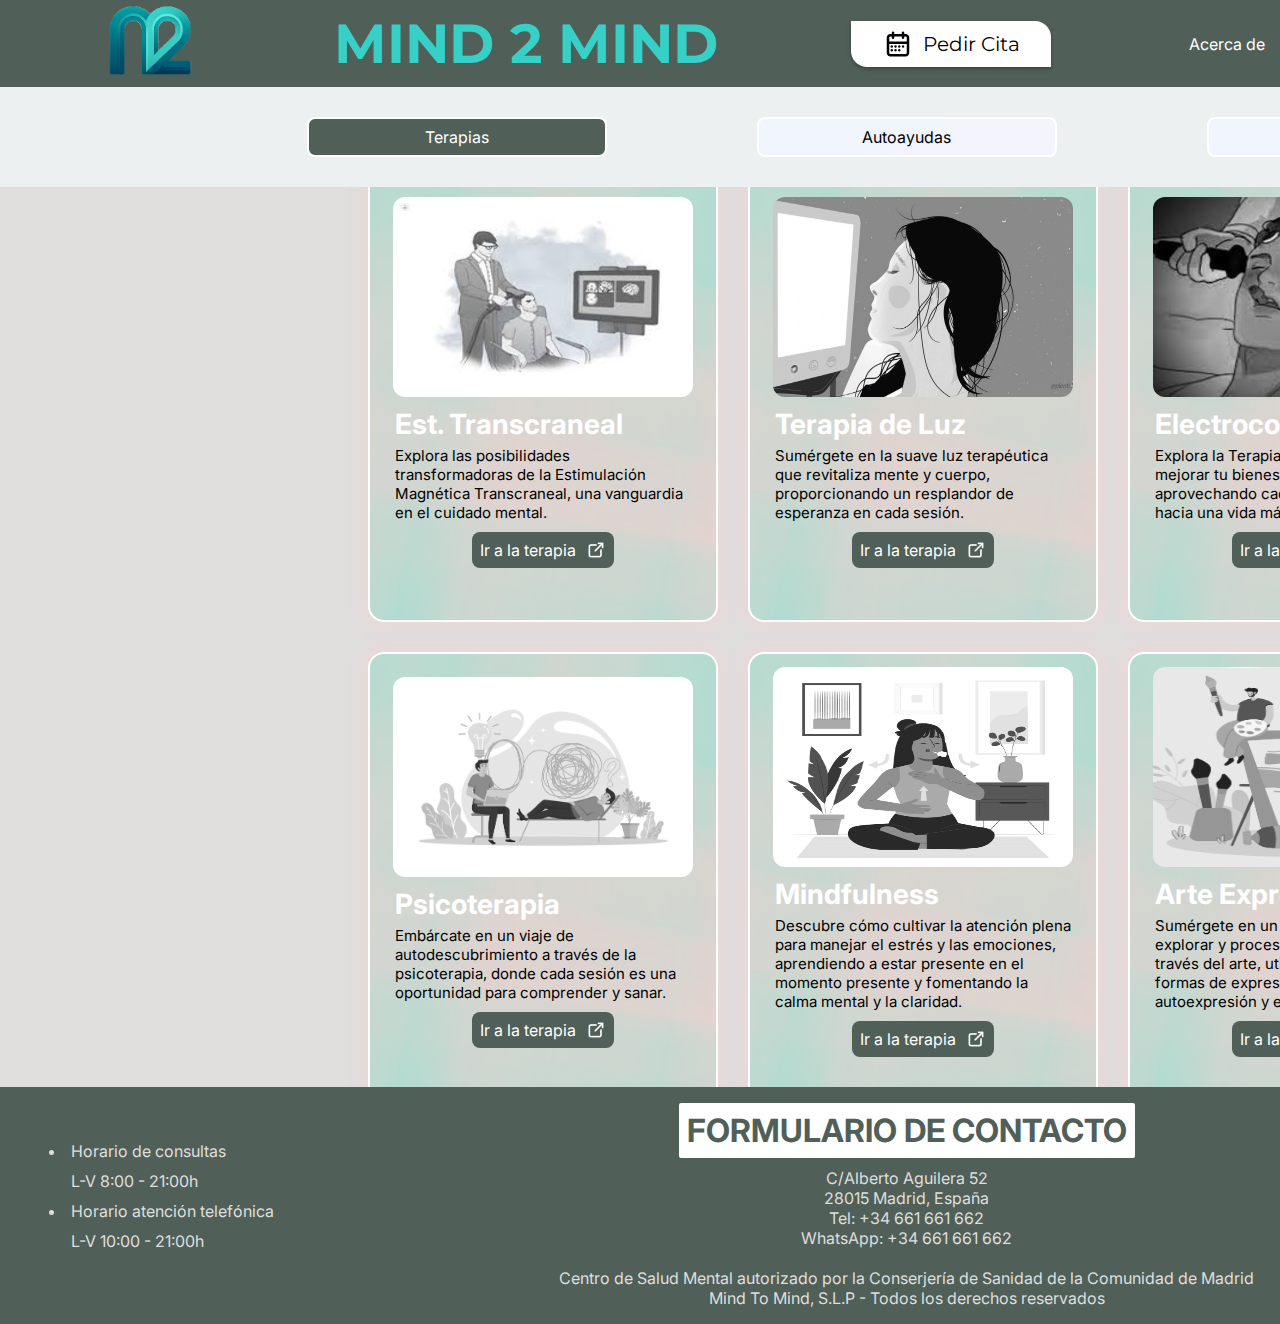
<file: tratamientos.html>
<!DOCTYPE html>
<html lang="en">

<head>
    <meta charset="UTF-8" />
    <meta http-equiv="X-UA-Compatible" content="IE=edge" />
    <meta name="viewport" content="width=device-width, initial-scale=1.0" />
    <title>Mind 2 Mind</title>
    <link rel="stylesheet" href="styleHF.css" />
    <link rel="icon" href="img/logo.png" type="image/x-icon" />
    <script src="https://code.jquery.com/jquery-3.6.4.min.js"></script>
    <script src="https://unpkg.com/aos@2.3.1/dist/aos.js"></script>
    <link href='https://unpkg.com/boxicons@2.1.4/css/boxicons.min.css' rel='stylesheet'>
    <style>
        @import url("https://fonts.googleapis.com/css2?family=Inter&display=swap");
        @import url("https://fonts.googleapis.com/css2?family=Montserrat:wght@700&display=swap");
    </style>
    <link rel="stylesheet" href="style.css" />
</head>

<body>
    <header>
      <a href='index.html'><img src="img/logo.png" id="logo" alt="Logo Mind2Mind" /></a>
      <h1><a href='index.html'>MIND 2 MIND</a></h1>
      <div id="barraBusqueda">
          <img src="img/calendar-month.png" alt="Icono Calendario">
          <p><a href='pedirCita.html'>Pedir Cita</a></p>
      </div>
      <span class="abrir-menu" id="abrir"><img id="hamburguesa" src="img/menuHamburguesa.png" alt="Icono Menu Hamburguesa" /></span>
      <nav class="nav" id="nav">
          <span class="cerrar-menu" id="cerrar"><img id="hamburguesa" src="img/menuHamburguesa.png" alt="Icono Menu Hamburguesa" /></span>
          <ul class="nav-list">
              <li><a href='acercaDe.html'>Acerca de</a></li>
              <li><a href='tratamientos.html'>Tratamientos</a></li>
              <li><a href='servicios.html'>Servicios</a></li>
              <!-- Abrir ventana modal -->
              <li>
                  <a id="account" href='perfil/perfilMain.html'><img src="img/user.png" alt="Icono Usuario"></a>
              </li>
                <li><a class="openRegistro">Regístrate</a></li>
                <li><a class="openLogIn">Inicia sesión</a></li>
            </ul>
        </nav>
    </header>
    <!-- Contenedores Registro -->
    <div class="modal-Registro" id="modal-Registro">
      <div class="modalRegistro">
          <span class="closeRegistro"><img src="img/closeWindow.png"></span>
          <section>
              <span id="imgModal"><img class="imgLogo" src="img/logo.png"></span>
              <article>
                  <h1>Crea tu cuenta</h1>
                  <section id="registroRedes">
                      <img src="img/RedesLogIn/brand-google.png">
                      <img src="img/RedesLogIn/brand-meta.png">
                      <img src="img/RedesLogIn/brand-x.png">
                      <img src="img/RedesLogIn/brand-apple.png">
                  </section>
                  <hr>
                  <span id="centrarForm">
            <form action="#" method="post" id="formRegistro">
              <div id="displayErroresRegistro" class="error-message"></div>
              <input type="text" id="nombreRegistro" name="nombre" placeholder="Nombre" required>
          
              <input type="text" id="apellidosRegistro" name="apellidos" placeholder="Apellidos" required>
          
              <input type="email" id="emailRegistro" name="email" placeholder="Correo electrónico" required>
              <div class="mostrarContraseña">
                  <input type="password" id="passwordRegistro" name="password" placeholder="Contraseña" required>
                  <i class="bx bx-hide"></i>
              </div>
          
              <span id="checkBox">
                  <input type="checkbox" id="aceptoTerminosRegistro" name="aceptoTerminos" required>
                  <p for="aceptoTerminos">Acepto los &nbsp<a href='politicaPrivacidad.html'>términos y condiciones</a></p>
              </span>
                  <input type="submit" value="Crear cuenta">
                  </form>
                  </span>
                  <p>¿Ya tienes una cuenta?&nbsp&nbsp<a id="link-A-LogIn">Inicia sesion</a></p>
              </article>
          </section>
      </div>
  </div>
  <!-- Contenedores Login -->
  <div class="modal-LogIn" id="modal-LogIn">
      <div class="modalLogIn">
          <span class="closeLogIn"><img src="img/closeWindow.png" id="cerrarL"></span>
          <section>
              <span id="imgModal"><img src="img/logo.png"></span>
              <article>
                  <h1>Inicia sesión</h1>
                  <section id="registroRedes">
                      <img src="img/RedesLogIn/brand-google.png">
                      <img src="img/RedesLogIn/brand-meta.png">
                      <img src="img/RedesLogIn/brand-x.png">
                      <img src="img/RedesLogIn/brand-apple.png">
                  </section>
                  <hr>
                  <div id="displayErroresLogin" class="error-message"></div>
                  <span id="centrarForm2">
            <form action="#" method="post" id="formLogIn">
            
              <input type="email" id="emailLogin" name="email" placeholder="Correo electrónico" required>
      
              <div class="mostrarContraseña">
                <input type="password" id="passwordLogin" name="password" placeholder="Contraseña" required>
                <i class="bx bx-hide" id="bx1"></i>
            </div>
              
              <input type="submit" value="Entrar en mi cuenta">
            </form>
          </span>
                  <p>¿No tienes una cuenta?&nbsp&nbsp<a id="link-A-Registro">Crea tu cuenta</a></p>
              </article>
          </section>
      </div>
  </div>
    <main id="mainTratamientos">
        <section id="headerTratamientos">
            <div class="linksTratamientos selected">Terapias</div>
            <div class="linksTratamientos">Autoayudas</div>
            <div class="linksTratamientos">Medicamentos</div>
        </section>
        <div id="heroTratamientos">
            <article id="contenedorTratamientos">
                <span class="tituloMovil"><h1>Terapias</h1></span>
                <section id="terapias">
                    <section id="seccionTratamientos">
                        <div>
                            <img src="img/Tratamientos/Estimulación_magnética_transcraneal.jpg" class="imgTarjetaTratamientos" alt="Imagen de Estimulación magnética transcraneal"/>
                            <h1>Est. Transcraneal</h1>
                            <article>
                                Explora las posibilidades transformadoras de la Estimulación Magnética Transcraneal, una vanguardia en el cuidado mental.
                            </article>
                            <a class="linkTarjetaTerapia" id="Transcraneal">Ir a la terapia
                  <img src="img/external-link.png" class="linkTarjetaImg" alt="Icono de enlace directo externo"
                /></a>
                        </div>
                        <div>
                            <img src="img/Tratamientos/Terapia_de_luz.jpg" class="imgTarjetaTratamientos" alt="Imagen del Tratamiento de la Terapia de luz"/>
                            <h1>Terapia de Luz</h1>
                            <article>
                                Sumérgete en la suave luz terapéutica que revitaliza mente y cuerpo, proporcionando un resplandor de esperanza en cada sesión.
                            </article>
                            <a  class="linkTarjetaTerapia" id="TerapiaLuz">Ir a la terapia<img
                    src="img/external-link.png" alt="Icono de enlace directo externo"
                    class="linkTarjetaImg"
                /></a>
                        </div>
                        <div >
                            <img src="img/Tratamientos/Electroconvulsiva.jpg" class="imgTarjetaTratamientos" alt="Imagen de la Terapia Electroconvulsiva" />
                            <h1>Electroconvulsiva</h1>
                            <article>
                                Explora la Terapia Electroconvulsiva para mejorar tu bienestar mental, aprovechando cada sesión para avanzar hacia una vida más equilibrada.
                            </article>
                            <a  class="linkTarjetaTerapia" id="Electroconvulsiva">Ir a la terapia<img
                    src="img/external-link.png" alt="Icono de enlace directo externo"
                    class="linkTarjetaImg"
                /></a>
                        </div>
                        <div >
                            <img src="img/Tratamientos/psychotherapy.jpg" class="imgTarjetaTratamientos" alt="Imagen de Psicoterapia" />
                            <h1>Psicoterapia</h1>
                            <article>
                                Embárcate en un viaje de autodescubrimiento a través de la psicoterapia, donde cada sesión es una oportunidad para comprender y sanar.
                            </article>
                            <a  class="linkTarjetaTerapia" id="Psicoterapia">Ir a la terapia<img
                    src="img/external-link.png" alt="Icono de enlace directo externo"
                    class="linkTarjetaImg"
                /></a>
                        </div>
                        <div >
                            <img src="img/Tratamientos/TerapiaMindfulness.jpg" class="imgTarjetaTratamientos" alt="Imagen Terapia de Mindfulness" />
                            <h1>Mindfulness</h1>
                            <article>

                                Descubre cómo cultivar la atención plena para manejar el estrés y las emociones, aprendiendo a estar presente en el momento presente y fomentando la calma mental y la claridad.

                            </article>
                            <a class="linkTarjetaTerapia" id="Mindfulness">Ir a la terapia<img
                    src="img/external-link.png" alt="Icono de enlace directo externo"
                    class="linkTarjetaImg"
                /></a>
                        </div>
                        <div>
                            <img src="img/Tratamientos/TerapiaExpresiva.jpg" class="imgTarjetaTratamientos" alt="Imagen de Terapia Expresiva"/>
                            <h1>Arte Expresivo</h1>
                            <article>
                                Sumérgete en un viaje creativo para explorar y procesar tus emociones a través del arte, utilizando diferentes formas de expresión para promover la autoexpresión y el bienestar emocional.

                            </article>
                            <a class="linkTarjetaTerapia" id="ArteExpresivo">Ir a la terapia<img
                    src="img/external-link.png" alt="Icono de enlace directo externo"
                    class="linkTarjetaImg"
                /></a>
                        </div>
                    </section>
                </section>
                <span class="tituloMovil"><h1>AutoAyuda</h1></span>
                <!-- Seccion autoAyuda -->
                <section id="autoAyuda">
                    <aside id="seccionAutoayuda">
                        <article>
                            <img src="img/autoAyuda/pelota.png" alt="Imagen de pelota de Auto Ayuda">
                            <div>
                                <h1>Pelota antiestrés</h1>
                                <p>Usada para canalizar la ansiedad o la tensión muscular</p>
                            </div>
                        </article>
                        <article>
                            <img src="img/autoAyuda/puzzle.png" alt="Imagen Puzzle">
                            <div>
                                <h1>Puzzles</h1>
                                <p>Es una actividad relajante y distractiva que ayuda a desviar la atención de los pensamientos negativos</p>
                            </div>

                        </article>
                        <article>
                            <img src="img/autoAyuda/tierra.png" alt="Imagen tierra">
                            <div>
                                <h1>Jueguetes sensoriales</h1>
                                <p>Proporcionan estimulación táctil o sensorial</p>
                            </div>
                        </article>
                        <article>
                            <img src="img/autoAyuda/bebe.png" alt="Imagen de Bebe Durmuendi">
                            <div>
                                <h1>Almohadilla térmica</h1>
                                <p>Ofrecen alivio para la tensión muscular por lo que ayuda a reducir el estrés</p>
                            </div>
                        </article>
                        <article>
                            <img src="img/autoAyuda/Diario.jpg" alt="Imagen de un diario">
                            <div>
                                <h1>Diario de Gratitud </h1>
                                <p>Fomenta la reflexión positiva al escribir diariamente sobre las cosas por las que estás agradecido, lo que puede ayudar a cambiar el enfoque de los pensamientos negativos hacia una mentalidad más optimista y reconfortante.
                                </p>
                            </div>
                        </article>
                    </aside>

                </section>
                <span class="tituloMovil"><h1>Medicamentos</h1></span>
                <section id="headerMedicamentos">
                    <span>
              <div class="cajaMedicamento">
                <img src="img/Medicamentos/fLorazepam.png" alt="Imagen del medicamento fLorazepam" />
                <section class="infoMed">
                  <div>
                    <h1>Lorazepam</h1>
                    <p>
                      Idóneo para la psicosis maníaca grave, recomendado en tomas de 2 a 4mg IM o por vía oral 3 veces al día
                    </p>
                  </div>
                </section>
              </div>
              <div class="cajaMedicamento">
                <img src="img/Medicamentos/fClonazepam.png" alt="Imagen del medicamento fClonazepam" />
                <section class="infoMed">
                  <div>
                    <h1>Clonazepam</h1>
                    <p>
                      Idóneo para la psicosis maníaca grave, recomendado en tomas de 2 a 4mg IM o por vía oral 3 veces al día
                    </p>
                  </div>
                </section>
              </div>
              <div class="cajaMedicamento">
                <img src="img/Medicamentos/fKalitium.png" alt="Imagen del medicamento fKalitium" />
                <section class="infoMed">
                  <div>
                    <h1>Kalitium</h1>
                    <p>
                      Idóneo para los episodios agudos menos graves, tarda en hacer efecto unos (4-10 días)
                    </p>
                  </div>
                </section>
              </div>
              <div class="cajaMedicamento">
                <img src="img/Medicamentos/fLamotrigina.png" alt="Imagen del medicamento fLamotrigina" />
                <section class="infoMed">
                  <div>
                    <h1>Lamotrigina</h1>
                    <p>
                      Idóneo para pacientes con depresión, siendo un anticonvulsivo de muy buena elección
                    </p>
                  </div>
                </section>
              </div>
              <div class="cajaMedicamento">
                <img src="img/Medicamentos/fCarizaprina.png" alt="Imagen del medicamento fCarizaprina" />
                <section class="infoMed">
                  <div>
                    <h1>Cariprazina</h1>
                    <p>
                      Formando parte del tratamiento contra la depresión bipolar, es
                      idoneo para ello
                    </p>
                  </div>
                </section>
              </div>
              <div class="cajaMedicamento">
                <img src="img/Medicamentos/fQuetiapina.png" alt="Imagen del medicamento fQuetiapina" />
                <section class="infoMed">
                  <div>
                    <h1>Quetiapina</h1>
                    <p>
                      Formando parte del tratamiento contra la depresión bipolar, es muy conveniente
                    </p>
                  </div>
                </section>
              </div>
              <div class="cajaMedicamento">
                <img src="img/Medicamentos/fLurasidona.png" alt="Imagen del medicamento fLurasidona" />
                <section class="infoMed">
                  <div>
                    <h1>Lurasidona</h1>
                    <p>
                      Formando parte del tratamiento contra la depresión bipolar, es perfecto su uso
                    </p>
                  </div>
                </section>
              </div>
              <div class="cajaMedicamento">
                <img src="img/Medicamentos/fFluoxetina.png" alt="Imagen del medicamento fFluoxetina" />
                <section class="infoMed">
                  <div>
                    <h1>Fluoxentina</h1>
                    <p>
                      Formando parte del tratamiento contra la depresión bipolar, está recomendado tomarlo
                    </p>
                  </div>
                </section>
              </div>
            </span>
                </section>


            </article>
            </d>
    </main>

    <footer>
        <!-- Seccion about -->
        <section>
            <ul>
                <li>Horario de consultas</li>
                <li class="fLista">L-V 8:00 - 21:00h</li>
                <li>Horario atención telefónica</li>
                <li class="fLista">L-V 10:00 - 21:00h</li>
            </ul>
        </section>

        <!-- Seccion Recursos -->
        <section id="seccionContactoFooter">
            <h1><a href="formContacto.html">FORMULARIO DE CONTACTO</a></h1>
            <p>C/Alberto Aguilera 52</p>
            <p>28015 Madrid, España</p>
            <p>Tel: +34 661 661 662</p>
            <p>WhatsApp: +34 661 661 662</p>
        </section>

        <!-- Seccion Social Media -->
        <section id="seccionSocialMedia">
          <a href='index.html'><img src="img/logo.png" id="logo" alt="Logo de Mind2Mind" /></a>
          <article id="socialMedia">
              <img src="img/mail.png" alt="Icono de Gmail">
              <img src="img/instagram.png" alt="Icono de Instagram">
              <img src="img/x.png" alt="Icono de X">
          </article>
        </section>
        <article>
            Centro de Salud Mental autorizado por la Conserjería de Sanidad de la Comunidad de Madrid
            <br /> Mind To Mind, S.L.P - Todos los derechos reservados
        </article>
    </footer>
    <script src="header.js"></script>
    <script src="gestionInformacion.js"></script>
    <script src="consultasTratamientos.js"></script>
</body>

</html>
</file>
<file: styleHF.css>
:root {
    --colorBaseClaro: #dfdedd;
    --colorBaseOscuro: #506059;
    --colorPrincipal: white;
    --colorSecundario: #a9ddd0;
    --colorTerciario: #757780;
    --colorContraste: rgb(54, 208, 199);
    --rosa: #e6b3b4;
}

* {
    margin: 0;
    padding: 0;
    box-sizing: border-box;
    font-family: "Inter", sans-serif;
}

body {
    display: grid;
    height: 100vh;
    grid-template-rows: min-content 1fr min-content;
}

#contenido {
    height: 100%;
}

header {
    background-color: var(--colorBaseOscuro);
    display: flex;
    align-items: center;
    justify-content: space-between;
}

header h1 {
    font-size: 55px;
}

header h1 a {
    font-family: "Montserrat", sans-serif;
    text-decoration: none;
    color: rgba(54, 208, 199);
}

#creaCuenta {
    background-color: var(--colorPrincipal);
    width: fit-content;
    padding: 8px;
    box-shadow: 0 2px 4px rgba(0, 0, 0, 0.5);
    border-radius: 0px 16px 0px 16px;
    margin-left: 3%;
    margin-top: 2%;
    font-size: 30px;
    cursor: pointer;
    font-family: "Montserrat", sans-serif;
}

#logo {
    width: 100px;
    margin-left: 100px;
}

#lupa {
    width: 20px;
}

#barraBusqueda {
    display: flex;
    background-color: var(--colorPrincipal);
    border-radius: 0px 16px 0px 16px;
    padding: 8px;
    width: 200px;
    align-items: center;
    justify-content: center;
    box-shadow: 0 2px 4px rgba(0, 0, 0, 0.3);
}

#barraBusqueda p {
    font-size: 20px;
}

#barraBusqueda p a {
    text-decoration: none;
    color: black;
    font-family: "Montserrat", sans-serif;
}

#barraBusqueda img {
    width: 30px;
    height: 30px;
    margin-right: 10px;
}

.nav {
    display: flex;
    margin-right: 100px;
    flex-direction: row;
    gap: 12px;
    list-style: none;
    z-index: 5;
}

.nav div {
    background-color: var(--colorBaseClaro);
    padding: 8px;
    border-radius: 18px;
}

.nav a {
    text-decoration: none;
    color: black;
}

.nav-list {
    list-style-type: none;
    display: flex;
    justify-content: center;
    align-items: center;
    gap: 1rem;
}

.nav-list li a {
    text-decoration: none;
    padding: 4px;
    border-radius: 8px;
    color: white;
    &:hover {
        background-color: var(--colorSecundario);
        color: black;
    }
}

#account {
    display: none;
    justify-content: center;
    align-items: center;
}

#account img {
    width: 30px;
    filter: invert(1);
    height: 30px;
}

.abrir-menu {
    display: none;
    margin-right: 25px;
}

.cerrar-menu {
    display: none;
}

#hamburguesa {
    width: 40px;
}


/*Parte del registro*/

.openRegistro {
    cursor: pointer;
    border-radius: 12px;
    background-color: var(--colorTerciario);
    color: black;
    box-shadow: 0 2px 4px rgba(0, 0, 0, 0.3);
}

.modal-Registro {
    display: flex;
    justify-content: center;
    align-items: center;
    background-color: rgba(75, 72, 72, 0.4);
    position: fixed;
    pointer-events: none;
    opacity: 0;
    height: 100vh;
    width: 100%;
    z-index: 10;
}

.show {
    pointer-events: auto;
    opacity: 1;
}

.closeRegistro {
    display: flex;
    justify-content: end;
}

.closeRegistro img {
    width: 35px;
    cursor: pointer;
}

.modalRegistro {
    background-color: var(--colorBaseClaro);
    max-width: 100%;
    padding: 30px;
    border-radius: 8px;
    box-shadow: 0 2px 4px rgba(0, 0, 0, 0.3);
}

.modalRegistro section {
    display: flex;
    flex-direction: row;
}

.modalRegistro section article {
    display: flex;
    flex-direction: column;
    gap: 10px;
}

.modalRegistro #imgLogo {
    width: 50px;
}

.modalRegistro section p {
    display: flex;
    justify-content: center;
}

#registroRedes {
    display: flex;
    justify-content: center;
    gap: 50px;
}

#registroRedes img {
    width: 40px;
}

#imgModal {
    display: flex;
    flex-direction: column;
    justify-content: center;
}

#centrarForm {
    display: flex;
    align-items: center;
    justify-content: center;
}

.modalRegistro h1 {
    display: flex;
    justify-content: center;
    font-family: "Montserrat", sans-serif;
    font-size: 48px;
    color: black;
}

.mostrarContraseña {
    position: relative;
    display: flex;
    align-items: center;
}
.mostrarContraseña:nth-child(2) {
    position: relative;
    display: flex;
    align-items: center;
    width: 108%;
}

.bx {
    width: 20px;
    height: 20px;
    position: absolute;
    top: 40%;
    right: 20px;
    /* Ajusta la posición según tus necesidades */
    /* Centra verticalmente */
    /* Ajusta para centrar verticalmente */
    cursor: pointer;
}


/*Registro formulario*/

form {
    display: flex;
    justify-content: center;
    align-items: center;
    flex-direction: row;
    flex-wrap: wrap;
    max-width: 500px;
}

input {
    outline: none;
    border: none;
    border-bottom: 2px solid black;
    width: 200px;
    height: 50px;
    padding: 8px;
    margin: 12px;
    background-color: transparent;
    color: black;
}

#centrarForm input::placeholder {
    color: black;
}

input[type="submit"] {
    background-color: var(--colorBaseOscuro);
    border-bottom: none;
    border-radius: 2px;
    font-size: 25px;
    color: white;
    cursor: pointer;
}

#checkBox {
    display: flex;
    flex-direction: row;
    align-items: center;
    justify-content: center;
}

#checkBox a {
    color: var(--colorContraste);
    text-decoration: none;
}

input[type="checkbox"] {
    width: 20px;
    height: 20px;
}

input[type="submit"]:hover {
    background-color: var(--colorPrincipal);
    transition: 0.3s ease;
    color: var(--colorBaseOscuro);
}

#link-A-LogIn {
    cursor: pointer;
    text-decoration: underline;
    color: var(--colorContraste);
}

@media screen and (max-width: 550px) {
    header h1 {
        display: none;
    }
    #creaCuenta {
        background-color: var(--colorBaseOscuro);
        font-size: 20px;
        z-index: 2;
        color: white;
    }
    #closeRegistro img {
        width: 20px;
        margin-top: -10px;
        margin-right: -10px;
    }
    .modalRegistro h1 {
        font-size: 25px;
    }
    /* .modalRegistro section img {
        width: 20px;
    } */
    #imgModal {
        display: none;
    }
    #registroRedes {
        gap: 20px;
    }
    form {
        max-width: 250px;
    }
    input {
        width: 100px;
        height: 30px;
        padding: 8px;
        margin: 8px;
    }
    .bx {
        width: 18px;
        height: 18px;
        position: absolute;
        top: 35%;
        right: 15px;
        /* Ajusta la posición según tus necesidades */
        /* Centra verticalmente */
        /* Ajusta para centrar verticalmente */
        cursor: pointer;
    }
    #checkBox p {
        font-size: 10px;
    }
    input[type="submit"] {
        font-size: 12px;
    }
    .modalRegistro section p {
        font-size: 12px;
    }
     ::placeholder {
        font-size: 10px;
    }
}


/*Parte del logIn*/

.openLogIn {
    cursor: pointer;
    border-radius: 12px;
    background-color: var(--colorTerciario);
    color: black;
    box-shadow: 0 2px 4px rgba(0, 0, 0, 0.3);
}

.modal-LogIn {
    display: flex;
    justify-content: center;
    align-items: center;
    background-color: rgba(75, 72, 72, 0.4);
    position: fixed;
    pointer-events: none;
    opacity: 0;
    height: 100vh;
    width: 100%;
    z-index: 10;
}

.show {
    pointer-events: auto;
    opacity: 1;
}

.closeLogIn {
    display: flex;
    justify-content: end;
}

.closeLogIn img {
    width: 35px;
    cursor: pointer;
}

.modalLogIn {
    background-color: var(--colorBaseClaro);
    max-width: 100%;
    padding: 30px;
    border-radius: 8px;
    box-shadow: 0 2px 4px rgba(0, 0, 0, 0.3);
}

.modalLogIn section {
    display: flex;
    flex-direction: row;
}

.modalLogIn section article {
    display: flex;
    flex-direction: column;
    gap: 10px;
}

.modalLogIn section img {
    width: 400px;
}

.modalLogIn h1 {
    display: flex;
    justify-content: center;
    font-family: "Montserrat", sans-serif;
    font-size: 48px;
    color: black;
}

#centrarForm2 {
    display: flex;
    justify-content: center;
    align-items: center;
    flex-direction: column;
}

#centrarForm2 form {
    display: flex;
    justify-content: center;
    align-items: center;
    flex-direction: column;
    width: 300px;
    margin-right: 20px;
}

#centrarForm2 input {
    outline: none;
    border: none;
    border-bottom: 2px solid black;
    border-radius: 0px;
    width: 100%;
    height: 50px;
    padding: 8px;
    margin: 12px;
    background-color: transparent;
    color: black;
}

#centrarForm2 input::placeholder {
    color: black;
}

#centrarForm2 input[type="submit"] {
    background-color: var(--colorBaseOscuro);
    color: white;
    border-bottom: none;
    border-radius: 2px;
}

#centrarForm2 input[type="submit"]:hover {
    background-color: var(--colorPrincipal);
    transition: 0.3s ease;
    color: var(--colorBaseOscuro);
}

#link-A-Registro {
    text-decoration: underline;
    color: var(--colorContraste);
    cursor: pointer;
}


/* PARTE DEL FOOTER */

footer {
    display: grid;
    grid-template-columns: 1fr 1fr 1fr;
    padding: 16px;
    gap: 10px;
    background-color: var(--colorBaseOscuro);
}

footer section {
    display: flex;
    flex-direction: column;
    margin-bottom: 10px;
    justify-content: center;
    color: var(--colorBaseClaro);
}

footer article {
    display: flex;
    justify-content: center;
    text-align: center;
    grid-column: span 3;
    color: var(--colorBaseClaro);
}

#socialMedia {
    display: flex;
    flex-direction: row;
    gap: 10px;
}

#socialMedia img {
    width: 50px;
    filter: invert(1);
}

footer section ul {
    position: absolute;
    margin-top: 40px;
    margin-left: 50px;
}

footer section ul li {
    padding: 5px;
}

.fLista {
    list-style-type: none;
}

#seccionContactoFooter {
    display: flex;
    flex-direction: column;
    justify-content: center;
    align-items: center;
}

#seccionContactoFooter h1 {
    background-color: var(--colorPrincipal);
    padding: 8px;
    border-radius: 2px;
    margin-bottom: 10px;
    cursor: pointer;
}

#seccionContactoFooter h1 a {
    text-decoration: none;
    color: var(--colorBaseOscuro);
}

#seccionSocialMedia {
    display: flex;
    align-items: center;
    justify-content: center;
}

#seccionSocialMedia img {
    width: 100px;
    margin-left: 0px;
}

#seccionSocialMedia a {
    display: flex;
    justify-content: center;
    align-items: center;
}

#socialMedia img {
    width: 50px;
}

@media screen and (max-width: 550px) {
    .abrir-menu,
    .cerrar-menu {
        display: block;
        background: none;
        display: flex;
        justify-content: center;
        align-items: center;
    }
    #hamburguesa {
        display: block;
    }
    #barraBusqueda {
        width: 200px;
    }
    #barraBusqueda p {
        font-size: 20px;
    }
    #logo {
        margin-left: 10px;
    }
    .nav {
        opacity: 0;
        visibility: hidden;
        display: flex;
        position: absolute;
        margin-right: 0px;
        flex-direction: column;
        align-items: end;
        gap: 1rem;
        top: 0;
        right: 0;
        bottom: 0;
        padding: 2rem;
        box-shadow: 0 0 0 100vmax rgba(0, 0, 0, 0.5);
        background-color: var(--colorBaseOscuro);
    }
    .nav.visible {
        opacity: 1;
        visibility: visible;
    }
    .nav-list {
        flex-direction: column;
        align-items: end;
    }
    .nav-list li a {
        color: white;
        padding: 4px;
        border-radius: 8px;
        &:hover {
            background-color: var(--principalVariante1);
        }
    }
    /* PARTE DEL FOOTER */
    footer {
        display: grid;
        grid-column: 1;
        grid-template-columns: repeat(2, minmax(0, 1fr));
    }
    footer section h1 {
        font-size: 20px;
    }
    #socialMedia img {
        width: 30px;
    }
    footer article {
        display: none;
    }
    #seccionContactoFooter h1 {
        font-size: 12px;
    }
    footer section {
        display: none;
    }
    #seccionContactoFooter p {
        font-size: 14px;
    }
}

.error-message {
    width: 100%;
    display: flex;
    justify-content: center;
    color: red;
}

.error-message2 {
    width: 100%;
    display: flex;
    justify-content: center;
    color: red;
}
</file>
<file: style.css>
:root {
  --colorBaseClaro: #dfdedd;
  --colorBaseOscuro: #506059;
  --colorPrincipal: white;
  --colorSecundario: #a9ddd0;
  --colorTerciario: #757780;
  --colorContraste: rgb(54, 208, 199);
  --rosa: #e6b3b4;
}

main {
  background-color: #ecf0f1;
}

#hero {
  display: flex;
  flex-direction: column;
  background-image: url("img/imgMain/fondoPrincipal.png");
  background-size: cover;
  background-position: center;
  background-attachment: fixed;
  padding: 48px;
  height: 92vh;
}

#mainTittle {
  font-family: "Montserrat", sans-serif;
  font-size: 68px;
  margin-left: 3%;
  margin-top: 28%;
  color: var(--principal);
  font-weight: 800;
}

.contrasteTittle {
  font-family: "Montserrat", sans-serif;
  color: rgba(54, 208, 199);
}

@media screen and (max-width: 550px) {
  #hero {
    background-size: 100% auto;
    padding: 0px;
    height: auto;
    background-attachment: scroll;
  }
  #mainTittle {
    font-size: 30px;
    line-height: 1.2;
    margin-top: 20%;
  }
  #creaCuenta {
    margin-bottom: 20px;
  }
}

/*Seccion imagenes Main*/

.carrousel {
  height: 80vh;
  margin: 50px 200px 50px 200px;
  border-radius: 30px;
  box-shadow: 0 0 20px rgba(0, 0, 0, 2);
  overflow: hidden;
}

.puntos {
  width: 100%;
  padding: 0.4em;
  display: flex;
  flex-flow: row nowrap;
  justify-content: center;
  align-items: center;
  list-style: none;
  z-index: 3;
  position: absolute;
  margin-top: -150px;
}

.punto {
  border-radius: 20px;
  width: 2em;
  height: 2em;
  margin: 1em 1em 0;
  background-color: var(--colorSecundario);
  box-shadow: 0 0 20px rgba(0, 0, 0, 1);
}

.punto.activo {
  background-color: var(--colorPrincipal);
}

.contenedorIMG {
  width: 400%;
  height: 100%;
  display: flex;
  flex-flow: row nowrap;
  justify-content: space-between;
  align-items: center;
  transition: transform 0.5s ease;
  transform: translateX(0%);
}

.imagenMain2 {
  display: flex;
  flex-direction: column;
  justify-content: flex-end;
  align-items: center;
  height: 100%;
  width: calc(100% / 4);
}

.imagenMain2 img {
  width: 100%;
  height: 100%;
}

.imagenMain2 h1 {
  font-family: "Montserrat", sans-serif;
  font-size: 68px;
  position: absolute;
  margin-bottom: 1.5%;
  color: black;
}

.imagenMain3 {
  display: flex;
  flex-direction: row;
  align-items: center;
  height: 100%;
  width: calc(100% / 4);
}

.imagenMainIzquierda,
.imagenMainDerecha {
  height: 100%;
  width: 100%;
}

.imagenMain4 img {
  width: 100%;
  height: 100%;
}

.imagenMain4 {
  display: flex;
  flex-direction: column;
  justify-content: flex-end;
  align-items: center;
  height: 100%;
  width: calc(100% / 4);
}

.imagenMain3 h1 {
  font-family: "Montserrat", sans-serif;
  font-size: 68px;
  position: absolute;
  margin-bottom: 9%;
  color: black;
}

#text2Img3 {
  margin-left: 15%;
}

#text1Img3 {
  margin-left: 5%;
}

.imagenMain4 h1 {
  font-family: "Montserrat", sans-serif;
  font-size: 68px;
  position: absolute;
  margin-bottom: 4%;
  display: flex;
  text-align: center;
  color: black;
}

#text1Img5 {
  font-family: "Montserrat", sans-serif;
  font-size: 68px;
  position: absolute;
  margin-bottom: 10%;
  margin-left: -10%;
}

#text2Img5 {
  font-family: "Montserrat", sans-serif;
  font-size: 68px;
  position: absolute;
  margin-bottom: 2%;
  margin-left: 7%;
}

@media screen and (max-width: 550px) {
  .carrousel {
    display: none;
  }
  .puntos {
    display: none;
  }
}

/* Seccion tratamientos */

.centrarTitulo {
  display: flex;
  justify-content: center;
  align-items: center;
  margin-top: 10px;
}

.titulo {
  display: flex;
  justify-content: center;
  font-size: 50px;
  padding: 10px;
  border-radius: 2px;
  color: var(--colorBaseOscuro);
  font-weight: 800;
  margin-bottom: 40px;
  background-image: url("img/fondo1.jpg");
  border: 2px solid white;
  width: fit-content;
}

#heroTratamientos {
  overflow: hidden;
}

#contenedorTratamientos {
  display: flex;
  width: 300%;
  flex-flow: row nowrap;
  justify-content: space-between;
  height: 100vh;
  transition: transform 0.5s ease;
  transform: translateX(0%);
}

#headerMedicamentos {
  display: flex;
  flex-direction: column;
  justify-content: flex-end;
  align-items: center;
  height: 100%;
  width: calc(100% / 3);
}

#terapias {
  display: flex;
  justify-content: center;
  align-items: center;
  height: 100%;
  width: calc(100% / 3);
  background-color: var(--colorBaseClaro);
}

#autoAyuda {
  display: flex;
  justify-content: center;
  align-items: center;
  height: 100%;
  width: calc(100% / 3);
  background-color: var(--colorBaseClaro);
  gap: 50px;
}

#seccionAutoayuda {
  display: flex;
  align-self: center;
  flex-wrap: wrap;
  justify-content: center;
  gap: 30px;
  row-gap: 50px;
}

#autoAyuda article {
  display: flex;
  padding: 15px;
  gap: 50px;
  border-radius: 16px;
  justify-content: center;
  width: 600px;
  box-shadow: inset 0 0 10px 2px rgba(0, 0, 0, 0.3);
  border: 2px solid white;
  &:hover {
    scale: 1.05;
  }
}

#autoAyuda article img {
  width: 220px;
  height: 300px;
}

#autoAyuda article h1 {
  font-size: 25px;
  color: black;
  margin-top: 20px;
}

#autoAyuda article p {
  margin-top: 30px;
  width: 220px;
}

#seccionTratamientos {
  display: flex;
  align-self: center;
  flex-wrap: wrap;
  justify-content: center;
  align-self: center;
  gap: 30px;
  margin: 265px;
  padding-left: 33px;
}

#seccionTratamientos div {
  display: flex;
  flex-direction: column;
  background-image: url("img/Tarjeta1.png");
  background-size: cover;
  background-position: center;
  background-attachment: fixed;
  padding: 25px;
  border-radius: 16px;
  align-items: center;
  justify-content: center;
  width: 350px;
  height: 450px;
  box-shadow: 0 0 10px 10px rgba(247, 207, 208, 0.3);
  border: 2px solid white;
  &:hover {
    scale: 1.05;
  }
}

.imgTarjetaTratamientos {
  width: 300px;
  height: 200px;
  margin: 0px;
  border-radius: 12px;
  margin-top: -30px;
}

#seccionTratamientos div h1 {
  display: flex;
  font-size: 28px;
  align-items: center;
  justify-content: flex-start;
  margin-right: auto;
  margin-top: 10px;
}

#seccionTratamientos div article {
  margin-top: 5px;
  font-size: 15px;
}

.linkTarjetaTerapia {
  display: flex;
  align-items: center;
  text-decoration: none;
  gap: 10px;
  color: white;
  padding: 8px;
  border-radius: 8px;
  margin-top: 10px;
  cursor: pointer;
  background-color: var(--colorBaseOscuro);
  &:hover {
    box-shadow: 0 0 10px 3px rgba(0, 0, 0, 0.3);
  }
}

.linkTarjetaImg {
  width: 20px;
  height: 20px;
  filter: invert(1);
}

.tituloMovil {
  display: none;
}


@media screen and (max-width: 550px) {
  #heroTratamientos {
    overflow: visible;
    width: 100vw;
  }
  .tituloMovil {
    display: flex;
    justify-content: center;
    margin-top: 50px;
  }
  .tituloMovil:first-child {
    margin-top: 0px;
  }
  .tituloMovil h1 {
    font-size: 35px;
    padding: 8px;
    border-radius: 2px;
    background-color: var(--colorBaseOscuro);
  }
  #contenedorTratamientos {
    display: flex;
    width: 100%;
    flex-direction: column;
    height: 300%;
  }
  #terapias {
    height: 100%;
    width: 100%;
  }
  #headerMedicamentos {
    width: 100%;
    flex-wrap: wrap;
  }
  #seccionTratamientos {
    display: flex;
    align-self: center;
    flex-wrap: wrap;
    justify-content: center;
    align-items: center;
    gap: 30px;
    margin: 50px 10px;
    padding-left: 0px;
  }
  #autoAyuda {
    height: 100%;
    width: 100%;
    gap: 50px;
  }
  #seccionAutoayuda {
    row-gap: 30px;
    margin: 50px 20px;
  }
  #autoAyuda article {
    display: flex;
    flex-direction: column;
    padding: 20px;
    flex-wrap: wrap;
    width: 300px;
    gap: 5px;
    border-radius: 16px;
    justify-content: start;
    align-items: center;
  }
  #autoAyuda article img {
    width: 120px;
    height: 150px;
  }
  #autoAyuda article h1 {
    font-size: 25px;
    color: black;
    margin-top: 20px;
  }
  #autoAyuda article p {
    margin-top: 30px;
    width: 220px;
  }
}

#descripcion {
  display: flex;
  justify-content: center;
  margin-bottom: 50px;
}

#descripcion p {
  width: 50%;
  font-style: italic;
  font-size: 30px;
}

/* Seccion Equipo */

#seccionEquipo {
  display: flex;
  flex-direction: row;
  align-items: center;
  justify-content: center;
  flex-wrap: wrap;
  gap: 50px;
  margin-bottom: 40px;
  padding-left: 100px;
  padding-right: 100px;
}

.contenedorMedico {
  display: flex;
  flex-direction: column;
  align-items: center;
  background-color: var(--colorTerciario);
  border-radius: 30px;
  padding-top: 30px;
  padding-bottom: 50px;
  box-shadow: inset 0 0 10px rgba(0, 0, 0, 0.5);
}

.contenedorMedico h2 {
  font-size: 30px;
  margin-bottom: 10px;
}

.contenedorMedico h2,
h1 {
  color: white;
}

.logoTarjetaMedico {
  width: 80px;
}

.contenedorMedico div {
  display: flex;
  align-items: center;
}

.contenedorMedico div img {
  filter: invert(1);
  width: 60px;
}

@media screen and (max-width: 550px) {
  #seccionEquipo {
    margin-bottom: 20px;
    padding-left: 20px;
    padding-right: 20px;
  }
  .contenedorMedico {
    padding-top: 30px;
    padding-bottom: 30px;
  }
  .imgMedico {
    width: 300px;
  }
  .contenedorMedico h2,
  h1 {
    color: white;
    font-size: 20px;
  }
  .logoTarjetaMedico {
    width: 50px;
  }
  .contenedorMedico div img {
    filter: invert(1);
    width: 30px;
    margin-right: 10px;
  }
}

/* Seccion casos exito */

#seccionCasosExito {
  display: flex;
  flex-direction: row;
  align-items: center;
  justify-content: center;
  flex-wrap: wrap;
  gap: 50px;
  margin-bottom: 40px;
}

#seccionCasosExito div {
  display: flex;
  flex-direction: column;
  align-items: center;
  background-image: url("img/Tarjeta1.png");
  border-radius: 20px;
  padding: 9px;
  width: 250px;
  height: 360px;
  border: 2px solid white;
  &:hover {
    box-shadow: 0 0 10px 5px rgba(0, 0, 0, 0.3);
    transition: box-shadow 0.3s ease;
  }
}

#seccionCasosExito div img {
  width: 150px;
  height: 150px;
  border-radius: 50%;
  box-shadow: 2px 2px 5px 0px black;
  margin-top: 5%;
}

#seccionCasosExito div h1 {
  background-color: var(--secundario);
  padding: 4px;
  border-radius: 8px;
  margin-top: 10px;
}

#seccionCasosExito div article {
  margin: 10px;
  background-color: var(--secundario);
}

@media screen and (max-width: 550px) {
  #seccionCasosExito {
    gap: 15px;
  }
  #seccionCasosExito div {
    padding: 9px;
    width: 300px;
    height: 400px;
    &:hover {
      box-shadow: 0 0 10px 5px rgba(0, 0, 0, 0.3);
      transition: box-shadow 0.3s ease;
    }
  }
  #seccionCasosExito div img {
    width: 150px;
    height: 150px;
  }
  #seccionCasosExito div h1 {
    font-size: 30px;
  }
  #seccionCasosExito div article {
    margin: 10px;
    font-size: 20px;
  }
  #descripcion {
    margin-top: 30px;
    margin-bottom: 20px;
  }
  #descripcion p {
    width: 75%;
    font-size: 20px;
  }
}

/*TRATAMIENTOS*/

#headerTratamientos {
  display: flex;
  justify-content: center;
  margin: 30px;
  gap: 150px;
}

.linksTratamientos {
  display: flex;
  justify-content: center;
  align-items: center;
  padding: 8px;
  text-align: center;
  border-radius: 8px;
  width: 300px;
  background-image: url("img/fondo1.jpg");
  border: 2px solid white;
  cursor: pointer;
  &:hover {
    background-color: var(--colorBaseOscuro);
    background-image: none;
    color: white;
  }
}

.linksTratamientos a {
  text-decoration: none;
  color: black;
}

.linksTratamientos.selected {
  background-color: var(--colorBaseOscuro);
  color: white;
  background-image: none;
}

#headerMedicamentos {
  display: flex;
  flex-direction: column;
  align-items: center;
  background-color: var(--colorBaseClaro);
}

#medTittle {
  font-family: "Montserrat", sans-serif;
  font-size: 50px;
  background-color: var(--colorBaseOscuro);
  padding: 8px;
  color: var(--colorBaseClaro);
  border-radius: 2px;
  margin-bottom: 40px;
  margin-top: 40px;
}

#headerMedicamentos span {
  display: flex;
  flex-direction: row;
  flex-wrap: wrap;
  gap: 30px;
  width: 80%;
  justify-content: center;
  margin-bottom: 65px;
}

.cajaMedicamento {
  display: flex;
  flex-direction: column;
  align-items: center;
  justify-content: center;
  border-radius: 0px 12px;
  margin-top: 50px;
  background-color: #cacaca;
  width: 300px;
  height: 350px;
  box-shadow: inset 0 0 10px 2px rgb(145, 145, 145);
  &:hover {
    box-shadow: 0 0 10px 5px black;
    transition: box-shadow 0.3s ease;
    .infoMed {
      display: flex;
    }
  }
}

.cajaMedicamento img {
  position: absolute;
}

.infoMed {
  display: none;
  flex-direction: column;
  justify-content: end;
  border-radius: 0 0 0 12px;
  z-index: 5;
  width: 100%;
  height: 100%;
  background-color: rgb(0, 0, 0, 0.3);
  border-radius: 0px 12px;
}

.infoMed div {
  padding: 20px;
  background-color: var(--colorSecundario);
  border-radius: 0 0 0 12px;
}

.infoMed h1 {
  color: black;
  margin-bottom: 20px;
  font-size: 30px;
}

@media screen and (max-width: 550px) {
  #headerTratamientos {
    gap: 20px;
  }
  .linksTratamientos {
    width: 100px;
    font-size: 12px;
  }
  #medTittle {
    font-size: 30px;
    margin-bottom: 20px;
    margin-top: 20px;
  }
  .cajaMedicamento {
    width: 150px;
    height: 150px;
  }
  .cajaMedicamento img {
    width: 150px;
    margin-top: 5px;
    margin-bottom: 10px;
  }
  .infoMed {
    display: flex;
  }
  .cajaMedicamento h1 {
    font-size: 15px;
    margin-left: 10px;
    margin-top: 10px;
  }
  .infoMed div {
    padding: 0px;
  }
  .cajaMedicamento p {
    display: none;
  }
}

/*Seccion terapias*/

#terapias {
  display: flex;
  flex-direction: column;
  align-items: center;
  background-color: var(--colorBaseClaro);
}

/*CONTACTO*/

#mainContacto {
  display: flex;
  justify-content: center;
}

#seccionFormContacto {
  display: flex;
  flex-direction: column;
  width: 30%;
  background-color: #fff;
  margin: 5%;
  border-radius: 40px;
  box-shadow: 10px 10px 10px rgba(0, 0, 0, 0.3);
}

#seccionFormContacto nav {
  display: flex;
  flex-direction: row;
  justify-content: center;
  width: 100%;
}

#seccionFormContacto nav ul {
  list-style: none;
  width: 100%;
  display: flex;
  flex-direction: row;
  height: 100px;
  border-radius: 40px 40px 0px 0px;
  align-items: center;
}

#seccionFormContacto nav ul li {
  width: 100%;
  display: flex;
  justify-content: center;
  height: 100%;
  align-items: center;
  border: 2px solid white;
}

.primeraParte {
  border-radius: 30px 0px 0px 0px;
  background-color: var(--colorSecundario);
}

.segundaParte {
  background-color: var(--colorSecundario);
}

.terceraParte {
  border-radius: 0 30px 0 0;
  background-color: var(--colorSecundario);
}

.seleccionado {
  background-color: rgb(255, 193, 77);
}

.completado {
  background-color: rgb(159, 255, 159);
}

#seccionAboutContacto {
  display: flex;
  flex-direction: column;
  background-color: var(--colorBaseOscuro);
  width: 30%;
  background-size: cover;
  background-position: center;
  margin: 5%;
  padding: 20px;
  border-radius: 40px;
  box-shadow: 10px 10px 10px rgba(0, 0, 0, 0.3);
  align-items: center;
  color: var(--colorBaseClaro);
}

#seccionAboutContacto h1 {
  font-size: 40px;
  margin-bottom: 20px;
}

#seccionAboutContacto section {
  display: flex;
  flex-direction: row;
  flex-wrap: wrap;
  width: 100%;
  justify-content: center;
  padding: 30px;
  row-gap: 15px;
}

#seccionAboutContacto section div {
  width: 50%;
  display: flex;
  align-items: center;
}

#seccionAboutContacto section div img {
  width: 30px;
  filter: invert(1);
}

#seccionAboutContacto iframe {
  width: 60%;
  height: 60%;
  border-radius: 20px;
}

/*ACERCA DE*/

#headerAcercaDe {
  display: flex;
  justify-content: center;
  margin: 30px;
  gap: 50px;
}

#imgPortadaAcercaDe {
  width: 100%;
  display: flex;
  flex-direction: column;
  align-items: center;
}

#imgPortadaAcercaDe img {
  width: 100%;
  height: 400px;
}

#imgPortadaAcercaDe h1 {
  font-family: "Montserrat", sans-serif;
  position: absolute;
  margin-top: 7%;
  color: var(--colorBaseClaro);
  font-size: 100px;
}

#seccionNosotros {
  display: flex;
  flex-direction: column;
  align-items: center;
}

#seccionNosotros h1 {
  background-color: var(--colorBaseOscuro);
  padding: 8px;
  font-size: 50px;
  border-radius: 2px;
  margin-top: 35px;
  color: var(--colorBaseClaro);
}

#seccionNosotros article {
  margin: 0 100px 50px 100px;
  padding: 50px;
  border-radius: 2px;
  margin-top: 30px;
  line-height: 40px;
  border-radius: 0px 28px;
  box-shadow: inset 0 0 10px rgba(0, 0, 0, 0.5);
  border: 1px solid var(--colorBaseOscuro);
  background-color: var(--colorPrincipal);
}

#seccionNosotros img {
  width: 89.5%;
}

#titTestimonios {
  width: 100%;
  display: flex;
  justify-content: center;
}

#titTestimonios h1 {
  background-color: var(--colorBaseOscuro);
  padding: 8px;
  border-radius: 2px;
  color: var(--colorBaseClaro);
  font-size: 50px;
  margin-bottom: -50px;
}

#testimoniosAcercaDe {
  display: flex;
  flex-direction: row;
  flex-wrap: wrap;
  align-items: center;
  gap: 20px;
  margin: 100px;
  justify-content: center;
}

#testimoniosAcercaDe div {
  background-color: var(--colorTerciario);
  display: flex;
  flex-direction: row;
  gap: 30px;
  border-radius: 20px;
  padding: 30px;
  width: 500px;
  box-shadow: 0 0 20px rgba(0, 0, 0, 0.6);
}

#testimoniosAcercaDe h1 {
  font-size: 30px;
  margin-bottom: 20px;
}

#testimoniosAcercaDe div img {
  width: 200px;
  height: 200px;
  border-radius: 20px;
}

.textoTarjetaTestimonios {
  display: flex;
  flex-direction: column;
  width: auto;
}

#titFAQs {
  width: 100%;
  display: flex;
  justify-content: center;
  margin-bottom: -100px;
}

#titFAQs h1 {
  background-color: var(--colorBaseOscuro);
  padding: 8px;
  border-radius: 2px;
  color: var(--colorBaseClaro);
  font-size: 50px;
}

#preguntasAcercaDe {
  display: flex;
}

#colIzquierda {
  display: flex;
  flex-direction: column;
  border-right: 2px solid var(--colorBaseOscuro);
  width: 50%;
  align-items: end;
  margin-top: 100px;
}

#colDerecha {
  margin-top: 100px;
  display: flex;
  flex-direction: column;
  width: 50%;
}

.articulosIz {
  width: 700px;
  height: 150px;
  margin-right: 20px;
  padding: 20px;
  border-radius: 20px;
  background-image: url("img/fondo2.jpg");
  margin-bottom: 150px;
}

.articulosDe {
  width: 700px;
  height: 150px;
  margin-left: 20px;
  padding: 20px;
  margin-bottom: 150px;
  border-radius: 20px;
  background-image: url("img/fondo2.jpg");
}

.articulosIz:first-child {
  margin-top: 20px;
}

.articulosDe:first-child {
  margin-top: 170px;
}

.articulosIz h2 {
  margin-bottom: 15px;
}

.articulosDe h2 {
  margin-bottom: 15px;
}

#legal {
  display: flex;
  flex-direction: column;
  align-items: center;
}

#legal h1 {
  background-color: var(--colorBaseOscuro);
  padding: 8px;
  border-radius: 2px;
  color: var(--colorBaseClaro);
  font-size: 50px;
}

#legal article {
  margin: 0 100px 50px 100px;
  padding: 50px;
  border-radius: 2px;
  border-radius: 0px 28px;
  line-height: 40px;
  margin-top: 30px;
  box-shadow: inset 0 0 10px rgba(0, 0, 0, 0.5);
  border: 1px solid var(--colorBaseOscuro);
  background-color: var(--colorPrincipal);
}

#legal article p {
  margin-bottom: 50px;
}

#legal article p:last-child {
  margin-bottom: 0px;
}

@media screen and (max-width: 550px) {
  #headerAcercaDe {
    display: flex;
    justify-content: center;
    margin: 30px;
    gap: 30px;
  }
  #noDisponibleMovil {
    display: none;
  }
  #imgPortadaAcercaDe img {
    width: 100%;
    height: 200px;
  }
  #imgPortadaAcercaDe h1 {
    margin-top: 16%;
    font-size: 50px;
  }
  #seccionNosotros h1 {
    font-size: 30px;
    margin-top: 25px;
  }
  #seccionNosotros article {
    margin: 0 20px 10px 20px;
    padding: 30px;
    line-height: 30px;
  }
  #seccionNosotros img {
    width: 91%;
  }
  #titTestimonios {
    width: 100%;
  }
  #titTestimonios h1 {
    font-size: 30px;
    margin-bottom: -20px;
  }
  #testimoniosAcercaDe {
    gap: 30px;
    margin: 20px;
  }
  #testimoniosAcercaDe div {
    gap: 15px;
    border-radius: 10px;
    width: 100%;
  }
  #testimoniosAcercaDe h1 {
    font-size: 30px;
    margin-bottom: 20px;
  }
  #testimoniosAcercaDe aside {
    font-size: 15px;
  }
  #testimoniosAcercaDe div img {
    width: 100px;
    height: 100px;
    border-radius: 20px;
  }
  #titFAQs {
    display: none;
  }
  #preguntasAcercaDe {
    display: none;
  }
  #legal h1 {
    font-size: 30px;
  }
  #legal article {
    margin: 0 20px 10px 20px;
    padding: 50px;
    border-radius: 2px;
    line-height: 30px;
    background-color: var(--colorPrincipal);
  }
  #legal article p {
    margin-bottom: 20px;
    font-size: 15px;
  }
  #legal article p:last-child {
    margin-bottom: 0px;
  }
  .textoNoMovil {
    display: none;
  }
}

/*FORMCONTACTO*/

#mainFormContacto {
  display: flex;
  width: 100%;
  flex-direction: column;
}

#mainFormContacto aside {
  width: 100%;
  display: flex;
  flex-direction: column;
  align-items: center;
}

#mainFormContacto aside img {
  width: 100%;
}

#mainFormContacto aside h1 {
  font-family: "Montserrat", sans-serif;
  position: absolute;
  margin-top: 7%;
  color: var(--colorBaseClaro);
  font-size: 100px;
}

#mainFormContacto div {
  display: flex;
  flex-direction: row;
}

#mainFormContacto div section {
  width: 50%;
}

#mainFormContacto div section form {
  display: flex;
  justify-content: center;
  align-items: center;
  flex-direction: row;
  flex-wrap: wrap;
  padding-top: 20px;
  background-image: url("img/fondo1.jpg");
  margin-top: 40px;
  margin-bottom: 30px;
  border-radius: 0px 20px;
  border: 2px solid white;
}

#mainFormContacto input {
  width: 200px;
  height: 50px;
  padding: 8px;
  margin: 12px;
}

#aceptarFormContacto {
  display: flex;
  flex-direction: row;
  align-items: center;
  margin-bottom: 20px;
  width: 300px;
}

#aceptarFormContacto a {
  text-decoration: none;
  color: var(--colorContraste);
}

#aceptarFormContactoContacto {
  display: flex;
  width: 300px;
}

#aceptarFormContactoContacto label {
  display: flex;
  align-items: center;
  gap: 5px;
}

#mainFormContacto input [type="submit"] {
  width: 300px;
  height: 100px;
}

#estiloFondoForm {
  display: flex;
  justify-content: center;
}

#estiloFondoForm a {
  text-decoration: none;
  display: flex;
  color: var(--colorContraste);
}

#estiloFondoForm textarea {
  outline: none;
  border: none;
  border-bottom: 2px solid black;
  width: 300px;
  height: 50px;
  padding: 8px;
  margin: 12px;
  background-color: transparent;
  color: black;
}

#mainFormContacto button {
  border-radius: 2px;
  width: 300px;
  height: 50px;
  margin: 12px;
  outline: none;
  border: none;
  background-color: var(--colorBaseOscuro);
  color: var(--colorPrincipal);
  font-size: 30px;
  &:hover {
    background-color: var(--colorPrincipal);
    color: var(--colorBaseOscuro);
    box-shadow: 0 0 20px rgba(0, 0, 0, 0.6);
  }
  cursor: pointer;
}

#textContacto {
  display: flex;
  align-items: center;
  flex-direction: column;
}

#textContacto aside {
  font-size: 30px;
  display: flex;
  font-style: italic;
  margin-top: 50px;
}

#textContacto div {
  margin-top: 40px;
  display: flex;
  flex-direction: column;
  background-color: var(--colorPrincipal);
  padding: 12px;
  border-radius: 12px 0 12px 0;
  border: 2px solid white;
}

#textContacto h2 {
  font-size: 50px;
  margin-bottom: 30px;
}

#textContacto p {
  font-size: 20px;
  width: 600px;
  background-color: var(--colorPrincipal);
  padding: 12px;
  border-radius: 0 0 12px 12px;
}

@media screen and (max-width: 550px) {
  #mainFormContacto aside h1 {
    margin-top: 16%;
    font-size: 50px;
  }
  #mainFormContacto aside img {
    width: 100%;
    height: 200px;
  }
  #mainFormContacto div {
    flex-direction: column;
    align-items: center;
    margin-top: 0px;
  }
  #textContacto h2 {
    font-size: 30px;
  }
  #textContacto p {
    font-size: 20px;
    width: 300px;
  }
  #mainFormContacto div section {
    width: 100%;
  }
  #textContacto aside {
    font-size: 18px;
    padding: 20px;
    margin-top: 20px;
  }
  #estiloFondoForm {
    display: flex;
    justify-content: center;
  }
  #mainFormContacto input {
    width: 300px;
  }
  #estiloFondoForm form {
    padding: 20px;
    max-width: 350px;
  }
  #aceptarFormContacto {
    justify-content: center;
  }
}

/*PAGINA POLITICA PRIVACIDAD*/

#mainPoliPriv {
  display: flex;
  flex-direction: column;
}

#mainPoliPriv div {
  background-color: var(--colorTerciario);
  display: flex;
  align-items: center;
  justify-content: center;
  height: 200px;
  font-size: 70px;
  color: var(--colorBaseClaro);
}

#mainPoliPriv section {
  margin: 100px 500px;
}

#mainPoliPriv h2 {
  color: var(--colorBaseOscuro);
  margin-bottom: 20px;
}

#mainPoliPriv p {
  margin-bottom: 18px;
}

@media screen and (max-width: 550px) {
  #mainPoliPriv div {
    height: 200px;
    font-size: 35px;
    padding: 30px;
  }
  #mainPoliPriv section {
    margin: 50px 30px;
  }
}

/*Tratamientos - Terapia especifica*/

#seccionHeroTerapias {
  padding: 50px 200px;
  background-color: rgb(206, 206, 206);
}

#seccionHeroTerapias h1 {
  background-color: var(--colorTerciario);
  padding: 12px;
  width: fit-content;
  border-radius: 2px;
}

#seccionHeroTerapias div {
  display: flex;
  flex-direction: row;
  gap: 200px;
}

#seccionHeroTerapias div img {
  width: 600px;
  height: 400px;
  border-radius: 30px;
}

#seccionHeroTerapias div ul {
  margin: 30px;
  line-height: 25px;
}

#seccionHeroTerapias div ul li {
  margin: 20px;
}

#cajaPrecio {
  width: 200px;
  gap: 0px;
  display: flex;
  align-items: center;
}

#cajaPrecio p {
  background-color: var(--colorSecundario);
  padding: 12px;
  border-radius: 8px;
  display: flex;
  align-items: center;
  gap: 20px;
  box-shadow: 4px 4px 10px rgba(0, 0, 0, 2);
  &:hover {
    scale: 1.05;
  }
}

#cajaPrecio span:first-child {
  text-decoration: line-through;
}

#cajaPrecio span:last-child {
  font-size: 30px;
}

#corazonVacio,
#corazonLleno {
  height: 50px;
  cursor: pointer;
  &:hover {
    scale: 1.2;
  }
}

#corazonLleno {
  display: none;
}

#seccionHeroTerapias article {
  display: flex;
  flex-direction: row;
  align-items: center;
}

#seccion2Terapias {
  display: flex;
  flex-direction: row;
}

#seccion2Terapias article {
  width: 50%;
  display: flex;
  flex-direction: column;
  align-items: center;
}

#seccion2Terapias article aside {
  display: flex;
  flex-direction: row;
  gap: 50px;
  border-bottom: 1px solid black;
}

.partes {
  background-color: var(--colorBaseOscuro);
  color: white;
  padding: 12px;
  border-radius: 2px;
  margin-bottom: 10px;
  margin-top: 50px;
  width: 150px;
  display: flex;
  justify-content: center;
  box-shadow: 4px 4px 10px rgba(0, 0, 0, 2);
  &:hover {
    scale: 1.2;
  }
}

#seccion2Terapias p {
  margin: 20px 100px;
  font-size: 20px;
}

#seccion2Terapias video {
  margin: 50px;
  width: 640px;
  height: 360px;
  margin-left: 120px;
}

.videoTerapias {
  margin: 50px;
  margin-left: 120px;
  border: solid 2px #757780;
}

.parteVisualizando {
  background-color: var(--colorPrincipal);
  color: black;
}

@media screen and (max-width: 550px) {
  #seccionHeroTerapias {
    width: 100%;
    padding: 20px;
    display: flex;
    justify-content: center;
    align-items: center;
    flex-direction: column;
  }
  #seccionHeroTerapias div img {
    display: none;
  }
  #seccionHeroTerapias div ul {
    margin: 20px;
    line-height: 20px;
    width: 80%;
  }
  #seccionHeroTerapias div ul li {
    margin: 20px;
  }
  #seccion2Terapias {
    display: flex;
    flex-direction: column-reverse;
    justify-content: center;
    align-items: center;
  }
  #seccion2Terapias article {
    width: 100%;
  }
  #seccion2Terapias article aside {
    gap: 10px;
  }
  .partes {
    margin-bottom: 10px;
    margin-top: 20px;
    width: 80px;
  }
  #seccion2Terapias p {
    margin: 20px;
    width: 80%;
  }
  #seccion2Terapias video {
    margin: 20px;
    width: 80%;
    height: auto;
  }
  #cajaPrecio span:first-child {
    text-decoration: line-through;
    font-size: 15px;
  }
  #cajaPrecio span:last-child {
    font-size: 20px;
  }
  #corazonVacio,
  #corazonLleno {
    height: 30px;
  }
}

/*Pagina de servicios*/

.centrarTituloServicios {
  width: 100%;
  display: flex;
  justify-content: center;
}

.centrarTituloServicios h1 {
  color: white;
  background-color: var(--colorBaseOscuro);
  padding: 12px;
  font-size: 50px;
  border-radius: 2px;
}

#videollamadas {
  display: flex;
  flex-direction: column;
  width: 100%;
  align-items: center;
  margin-bottom: 50px;
}

#videollamadas div {
  display: flex;
  margin: 50px;
  align-items: center;
  width: 40%;
}

#botonVideollamadas {
  height: 45px;
  margin-left: 8px;
  padding: 8px 12px;
  background-color: #007bff;
  color: #fff;
  border: none;
  border-radius: 16px;
  cursor: pointer;
  font-size: 20px;
}

#ayudasEconomicas {
  display: grid;
  justify-content: center;
  align-items: center;
  grid-template-columns: repeat(3, 1fr);
  gap: 50px;
  margin: 50px 100px;
}

#ayudasEconomicas section {
  display: flex;
  flex-direction: column;
  align-items: center;
  background-color: var(--colorTerciario);
  padding: 12px;
  border-radius: 2px;
  height: 650px;
}

#ayudasEconomicas section h1 {
  display: flex;
  justify-content: center;
  align-items: center;
  background-color: var(--colorSecundario);
  padding: 12px;
  border-radius: 2px;
  font-size: 30px;
}

#contenedorDescuentos {
  display: flex;
  flex-direction: row;
  flex-wrap: wrap;
  padding: 50px;
  justify-content: center;
  align-items: center;
}

#descuento1,
#descuento4,
#descuento5 {
  width: 65%;
  display: flex;
  justify-content: center;
  align-items: center;
  height: 100px;
  font-size: 30px;
}

#descuento2,
#descuento3,
#descuento6 {
  width: 35%;
  display: flex;
  justify-content: center;
  align-items: center;
  height: 140px;
  background-color: var(--rosa);
  border-radius: 50%;
  font-size: 50px;
}

#contenedorAyudasBecas {
  display: flex;
  padding: 50px;
  justify-content: center;
  align-items: center;
  flex-direction: column;
}

#contenedorAyudasBecas p {
  margin-top: -20px;
  margin-bottom: -20px;
}

.aseguradoras {
  display: flex;
  align-items: center;
  flex-direction: column;
  width: 100%;
  gap: 50px;
  height: 100px;
  margin-top: 50px;
  border-radius: 2px;
}

.aseguradoras img:nth-child(1) {
  width: 300px;
  height: 80px;
}

.aseguradoras img:nth-child(2),
.aseguradoras img:nth-child(3) {
  width: 300px;
  height: 120px;
}

#contenedorImgFinanciacion {
  display: flex;
  justify-content: center;
  flex-direction: column;
  margin-top: 200px;
  gap: 50px;
  width: 300px;
  height: 120px;
}

#seccionChat {
  width: 100%;
  display: flex;
  justify-content: center;
  gap: 100px;
  padding: 50px 100px;
}
#infoBlockChat{
  align-self: center;
  font-size: 35px;
}
#visualizacionChat {
  width: 35%;
  display: flex;
  align-items: center;
  flex-direction: column;
  background-color: var(--colorBaseClaro);
  border-radius: 0 24px;
  border: 1px solid black;
  box-shadow: inset 0 0 5px rgba(0, 0, 0, 2);
}

#visualizacionChat img {
  width: 50%;
  height: 300px;
  margin-top: 30px;
  border-radius: 50%;
}

#visualizacionChat h2 {
  background-color: var(--colorSecundario);
  padding: 12px;
  border-radius: 2px;
}

#visualizacionChat article {
  height: 200px;
  display: flex;
  justify-content: center;
  margin-top: 20px;
}

#visualizacionChat article li {
  line-height: 3;
}

#centrarBotones {
  display: flex;
  margin-top: 20px;
  align-items: center;
  width: 80%;
  justify-content: space-between;
}

.botonDoctores {
  width: 10%;
  height: 45px;
  background-color: var(--colorSecundario);
  color: black;
  border: none;
  border-radius: 8px;
  cursor: pointer;
  font-size: 20px;
  box-shadow: 2px 2px 3px black;
}

.botonDoctores:hover {
  background-color: var(--colorBaseOscuro);
  color: white;
}

#chat {
  width: 65%;
  display: flex;
  justify-content: flex-end;
  flex-direction: column;
  background-color: var(--colorBaseClaro);
  border-radius: 0 24px;
  border: 1px solid black;
  box-shadow: inset 0 0 5px rgba(0, 0, 0, 2);
  padding: 10px 40px;
  max-height: 90%;
  overflow-y: hidden;
}

#mensajesChat {
  overflow-y: auto;
  max-height: 520px;
}
.recibir {
  display: flex;
  width: 100%;
  justify-content: flex-start;
  margin-bottom: 20px;
}

.recibir span {
  background-color: var(--colorTerciario);
  padding: 10px;
  border-radius: 0px 8px 8px 8px;
  color: white;
}

.enviar {
  display: flex;
  width: 100%;
  justify-content: end;
  margin-bottom: 20px;
}

.enviar span {
  background-color: rgb(55, 92, 0);
  padding: 10px;
  border-radius: 8px 0px 8px 8px;
  color: white;
}

#formularioChat {
  margin-top: 10px;
  width: 100%;
  max-width: 100%;
}

#mensaje {
  width: 80%;
  padding: 8px;
  border: 2px solid var(--colorBaseOscuro);
  background-color: white;
  border-radius: 16px;
}

#formularioChat button {
  width: 10%;
  height: 45px;
  margin-left: 8px;
  padding: 8px 12px;
  background-color: #007bff;
  color: #fff;
  border: none;
  border-radius: 16px;
  cursor: pointer;
  font-size: 20px;
}

#formularioChat button:hover {
  background-color: #0056b3;
}

@media screen and (max-width: 550px) {
  .centrarTituloServicios h1 {
    padding: 12px;
    font-size: 35px;
  }
  #ayudasEconomicas {
    display: flex;
    flex-direction: column;
    gap: 30px;
    margin: 20px 30px;
  }
  #ayudasEconomicas section {
    padding: 8px;
    height: fit-content;
  }
  #contenedorDescuentos {
    padding: 20px;
  }
  #descuento1,
  #descuento4,
  #descuento5 {
    width: 65%;
    height: 100px;
    font-size: 20px;
  }
  #descuento2,
  #descuento3,
  #descuento6 {
    width: 35%;
    height: 100px;
    border-radius: 50%;
    font-size: 30px;
  }
  #contenedorAyudasBecas {
    display: flex;
    padding: 20px;
  }
  #contenedorAyudasBecas p {
    margin-top: 0px;
  }
  #contenedorAyudasBecas div {
    width: 100%;
    height: 100px;
  }
  #seccionChat {
    display: flex;
    flex-direction: column;
    gap: 30px;
    padding: 20px 30px;
    width: 100%;
  }
  #visualizacionChat {
    width: 100%;
  }
  #visualizacionChat img {
    width: 50%;
    height: 150px;
    margin-top: 30px;
    border-radius: 50%;
  }
  #visualizacionChat article {
    height: 200px;
    display: flex;
    justify-content: center;
    margin-top: 20px;
  }
  #visualizacionChat article li {
    line-height: 3;
  }
  #chat {
    width: 100%;
    padding: 20px 30px;
  }
  #mensaje {
    width: 90%;
    padding: 8px;
    border: 2px solid var(--colorBaseOscuro);
    background-color: white;
    border-radius: 16px;
  }
  #formularioChat button {
    width: 30%;
    height: 30px;
    display: flex;
    padding: 8px;
    align-items: center;
    justify-content: center;
    font-size: 16px;
  }
  #videollamadas {
    display: flex;
    flex-direction: column;
    width: 100%;
    align-items: center;
    margin-bottom: 50px;
  }
  #videollamadas img {
    display: flex;
    align-items: center;
    width: 90%;
  }
  #botonVideollamadas {
    height: 30px;
    display: flex;
    align-items: center;
    font-size: 16px;
  }
  #videollamadas div {
    display: flex;
    margin: 30px;
    align-items: center;
    width: 80%;
  }
  #ayudasEconomicas {
    display: flex;
    flex-direction: column;
    justify-content: center;
    align-items: center;
    gap: 50px;
    margin: 30px 0;
  }
  #ayudasEconomicas section {
    display: flex;
    flex-direction: column;
    align-items: center;
    background-color: var(--colorTerciario);
    padding: 12px;
    border-radius: 2px;
    height: 650px;
    width: 80%;
  }
  #ayudasEconomicas section h1 {
    display: flex;
    justify-content: center;
    align-items: center;
    background-color: var(--colorSecundario);
    padding: 12px;
    border-radius: 2px;
    font-size: 30px;
  }
  #contenedorDescuentos {
    display: flex;
    flex-direction: row;
    flex-wrap: wrap;
    padding: 20px;
    justify-content: center;
    align-items: center;
  }
  #descuento1,
  #descuento4,
  #descuento5 {
    width: 65%;
    display: flex;
    justify-content: center;
    align-items: center;
    height: 100px;
    font-size: 30px;
  }
  #descuento2,
  #descuento3,
  #descuento6 {
    width: 35%;
    display: flex;
    justify-content: center;
    align-items: center;
    height: 140px;
    background-color: var(--rosa);
    border-radius: 50%;
    font-size: 50px;
  }
  #contenedorAyudasBecas {
    display: flex;
    padding: 50px;
    justify-content: center;
    align-items: center;
    flex-direction: column;
  }
  #contenedorAyudasBecas p {
    margin-top: -20px;
    margin-bottom: -20px;
  }
  .aseguradoras {
    display: flex;
    align-items: center;
    flex-direction: column;
    width: 100%;
    gap: 50px;
    height: 100px;
    margin-top: 50px;
    border-radius: 2px;
  }
  .aseguradoras img:nth-child(1) {
    width: 300px;
    height: 80px;
  }
  .aseguradoras img:nth-child(2),
  .aseguradoras img:nth-child(3) {
    width: 300px;
    height: 120px;
  }
}

/*Pedir Cita*/

#formPedirCita {
  width: 100%;
  display: flex;
  justify-content: center;
  align-content: center;
  max-width: 100%;
}

#marcoCuentaPC {
  width: 80%;
  display: flex;
  border: 2px solid #ccc;
  border-radius: 5px;
  text-align: center;
}

legend {
  font-size: 20px;
  font-weight: bold;
  color: var(--colorBaseOscuro);
  margin-bottom: 10px;
}

#leyenda2 {
  display: none;
}

select {
  padding: 8px;
  font-size: 16px;
  border: 1px solid #ccc;
  border-radius: 4px;
  margin-bottom: 10px;
  width: 200px;
}

select option {
  background-color: #f4f4f4;
  color: var(--colorBaseOscuro);
}

#botonSiguiente1,
#botonAnterior1,
#botonSiguiente2,
#botonAnterior2,
#botonEnviar {
  background-color: var(--colorBaseOscuro);
  border-bottom: none;
  border-radius: 2px;
  font-size: 25px;
  color: white;
  cursor: pointer;
}

#displayErroresPedirCita {
  margin-top: 20px;
}

#datosPersonales {
  width: 100%;
  display: flex;
  justify-content: center;
  align-items: center;
  flex-direction: row;
  flex-wrap: wrap;
  max-width: 100%;
}

#datosConsulta {
  display: none;
}

.centradoDatos {
  margin-top: 30px;
  display: flex;
  justify-content: center;
  align-items: center;
  flex-direction: row;
  flex-wrap: wrap;
  max-width: 100%;
  column-gap: 30px;
  row-gap: 15px;
}

#datosConsulta div {
  display: flex;
  justify-content: center;
}

#campoTelefonoPC {
  margin-left: -10px;
}

#autodiagnosticoPC {
  width: 200px;
  padding: 10px;
  resize: vertical;
  box-sizing: border-box;
  margin-left: -10px;
}

#procesoFinal {
  display: none;
}

#procesoFinal div {
  display: flex;
  justify-content: center;
}

#aseguradoraEspecificarPC {
  width: 100%;
}

#aseguradoraSiNoPC {
  margin-bottom: -10px;
}

#formEnviado {
  display: none;
  flex-direction: column;
  justify-content: center;
  align-items: center;
  height: 100%;
  margin-top: -50px;
}

#formEnviado h1 {
  width: 100%;
  font-size: 30px;
  color: black;
  display: flex;
  justify-content: center;
  margin: 20px;
}

#formEnviado p {
  font-size: 20px;
}
#botonIrPerfil {
  background-color: var(--colorBaseOscuro);
  padding: 8px;
  border-radius: 2px;
  color: white;
  margin: 20px;
  cursor: pointer;
}
@media screen and (max-width: 550px) {
  #mainContacto {
    flex-direction: column-reverse;
    align-items: center;
  }
  #seccionFormContacto {
    width: 80%;
  }
  #seccionAboutContacto {
    width: 80%;
  }
  #seccionAboutContacto h1 {
    font-size: 23px;
  }
  #seccionAboutContacto section {
    flex-direction: column;
    align-items: center;
    margin-top: -20px;
  }
  #seccionAboutContacto section div {
    width: 100%;
    justify-content: center;
  }
  #seccionAboutContacto iframe {
    width: 80%;
    height: 80%;
  }
  #datosPersonales {
    flex-direction: column;
  }
  #formPedirCita input {
    width: 80%;
  }
  #formPedirCita input[type="button"] {
    height: 50px;
    margin-bottom: 20px;
  }
  .centradoDatos {
    margin-top: 0px;
  }
  #datosConsulta div {
    padding: 10px;
  }
  #procesoFinal div {
    padding: 10px;
  }
  #textProcesoFinal {
    font-size: 15px;
    width: 100%;
    margin-left: 10px;
  }
  #formPedirCita input[type="checkbox"] {
    width: 20px;
    height: 20px;
    margin-left: 20%;
  }
  #formEnviado {
    margin-top: 0px;
  }
  #formEnviado h1 {
    width: 100%;
    font-size: 20px;
    color: black;
    display: flex;
    justify-content: center;
  }
  #formEnviado p {
    font-size: 20px;
    margin-bottom: 20px;
  }
  #marcoCuentaPC {
    width: 80%;
    display: flex;
    flex-direction: column;
    border: 2px solid #ccc;
    border-radius: 5px;
    text-align: center;
  }
  legend {
    font-size: 12px;
    font-weight: bold;
    color: var(--colorBaseOscuro);
    margin-bottom: 10px;
  }
}
</file>
